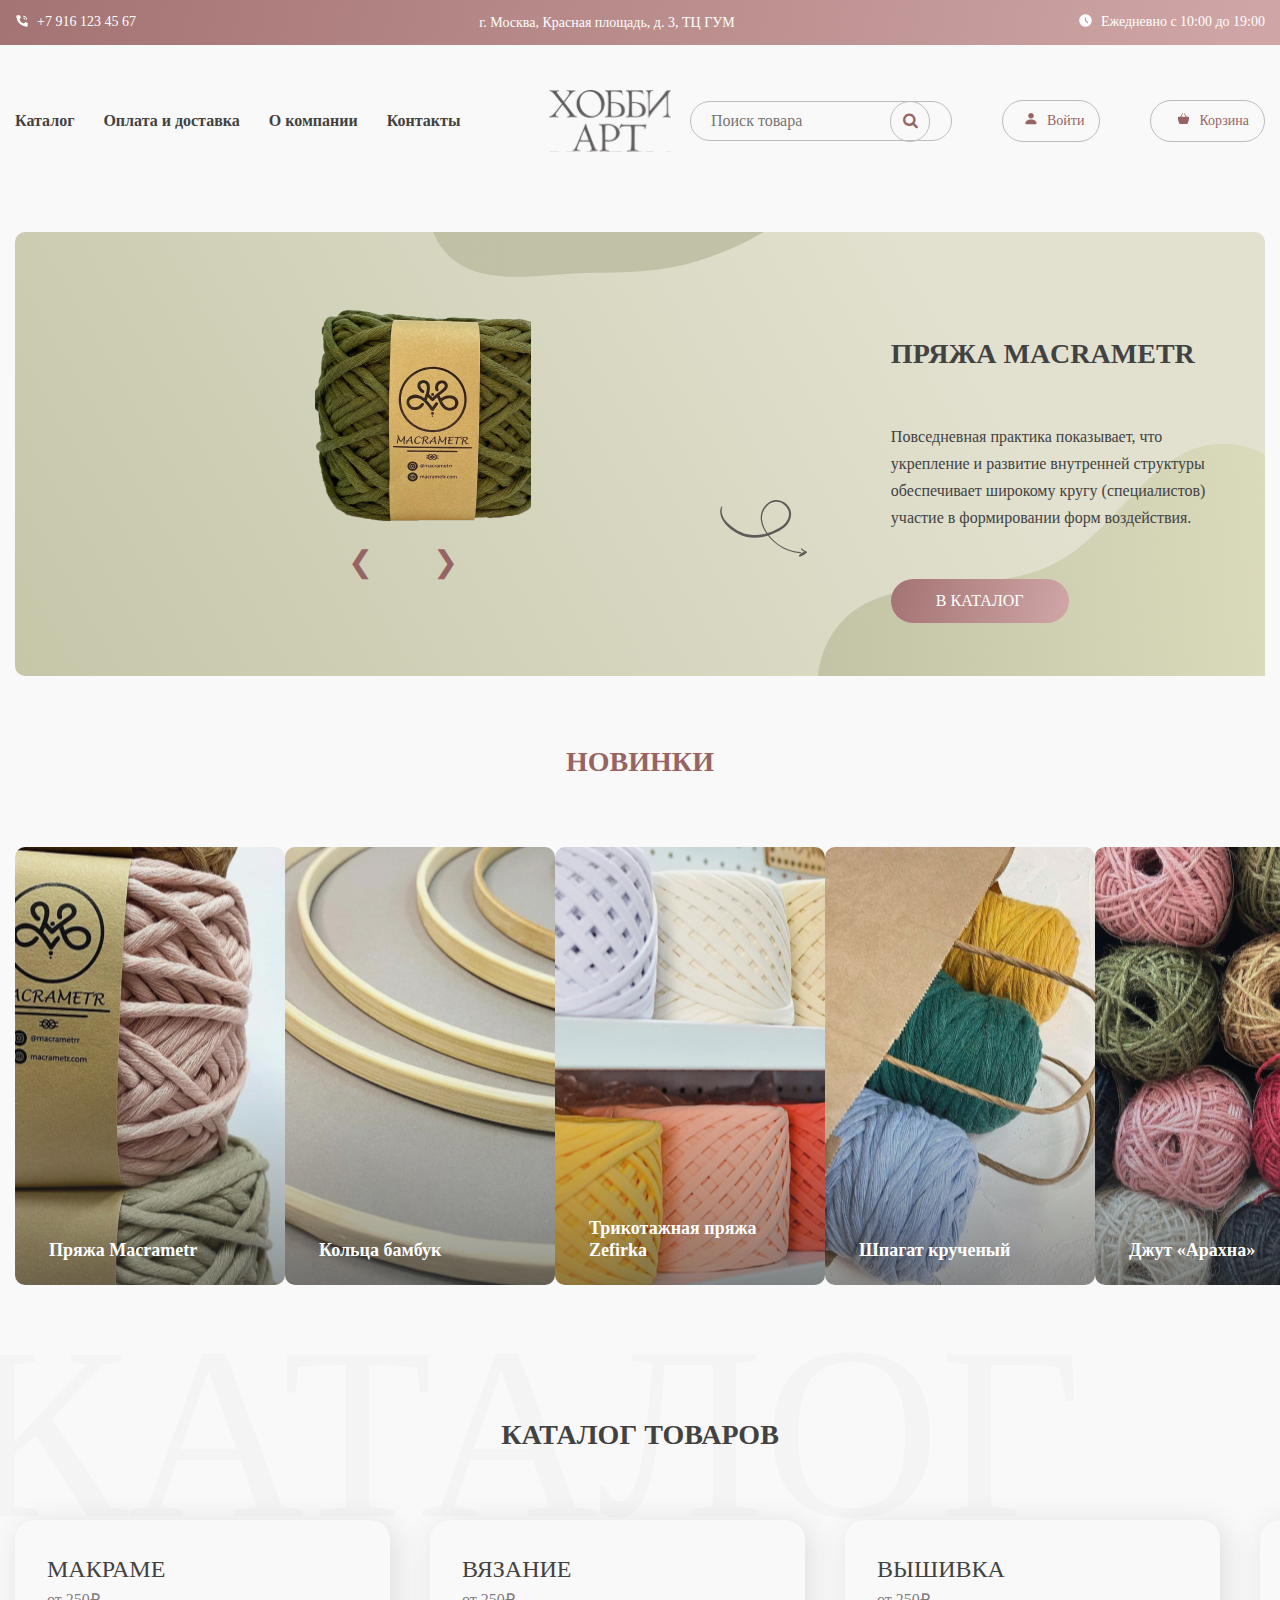
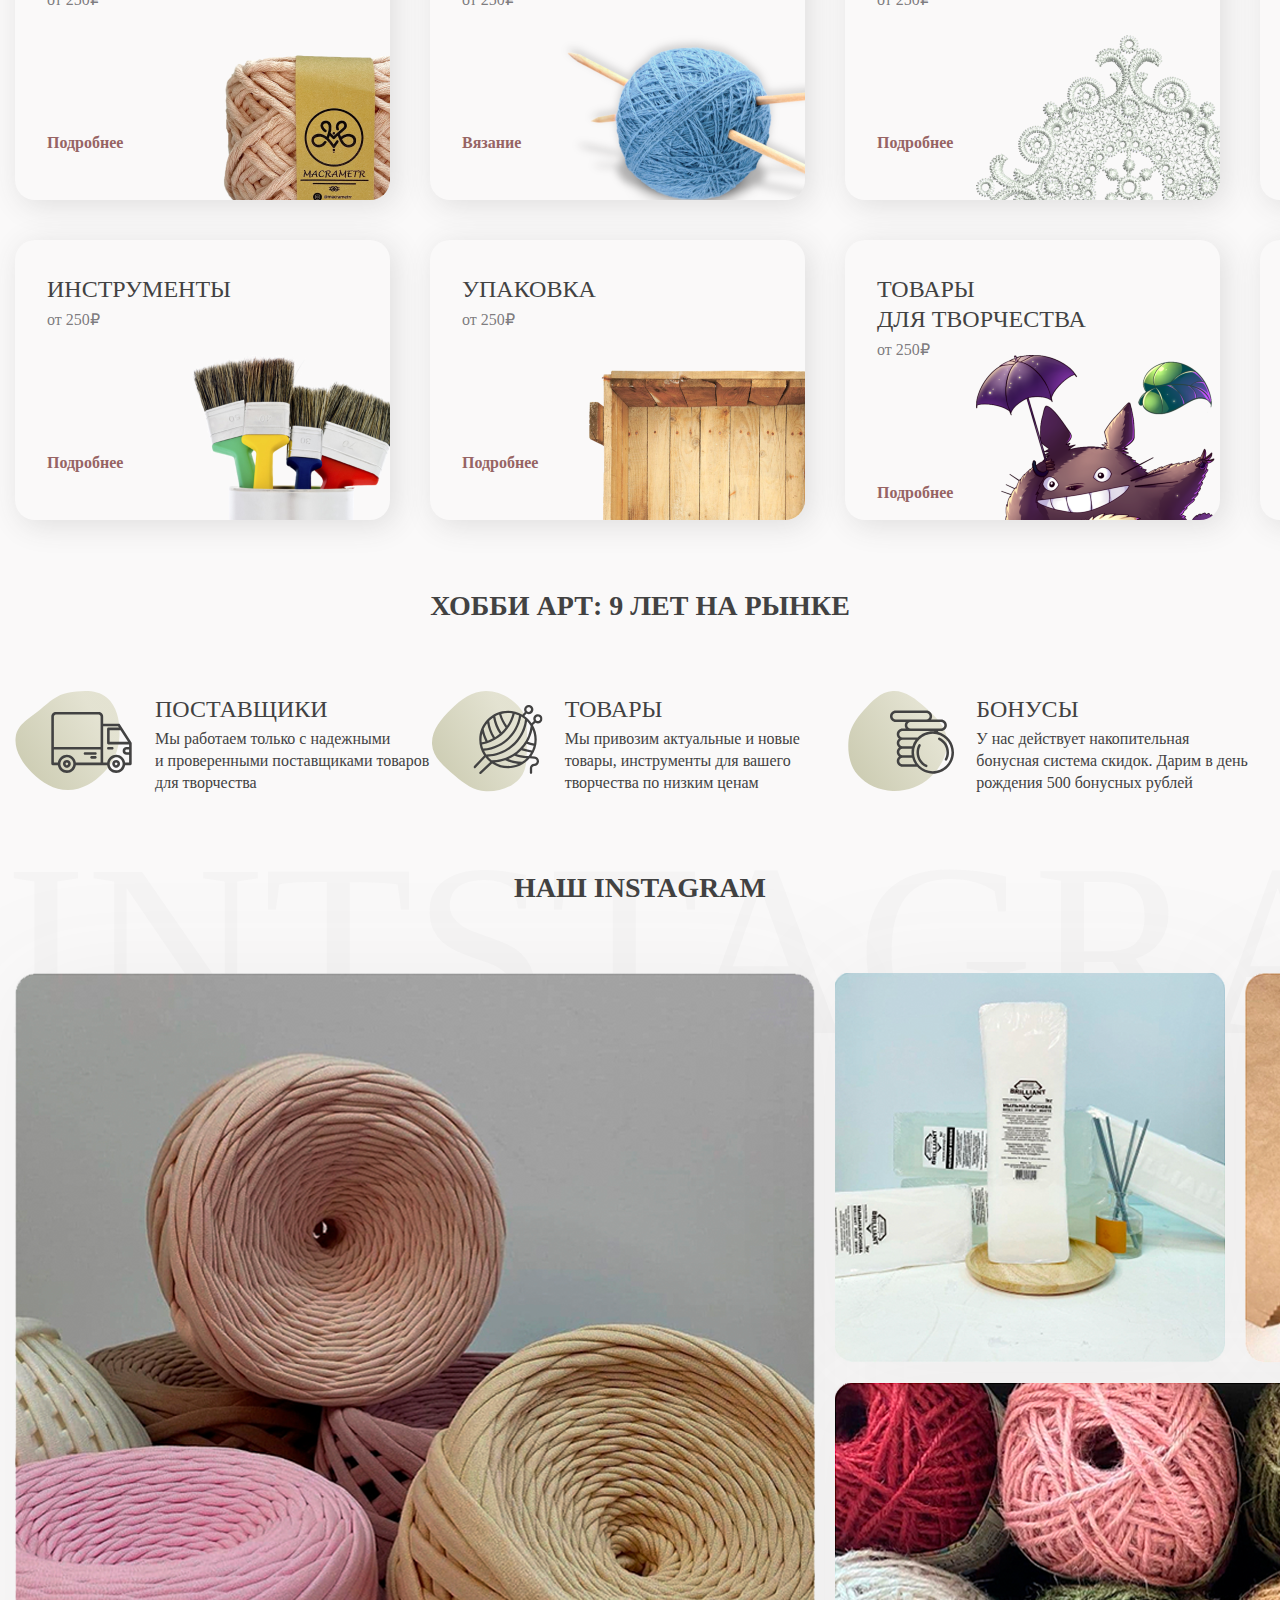
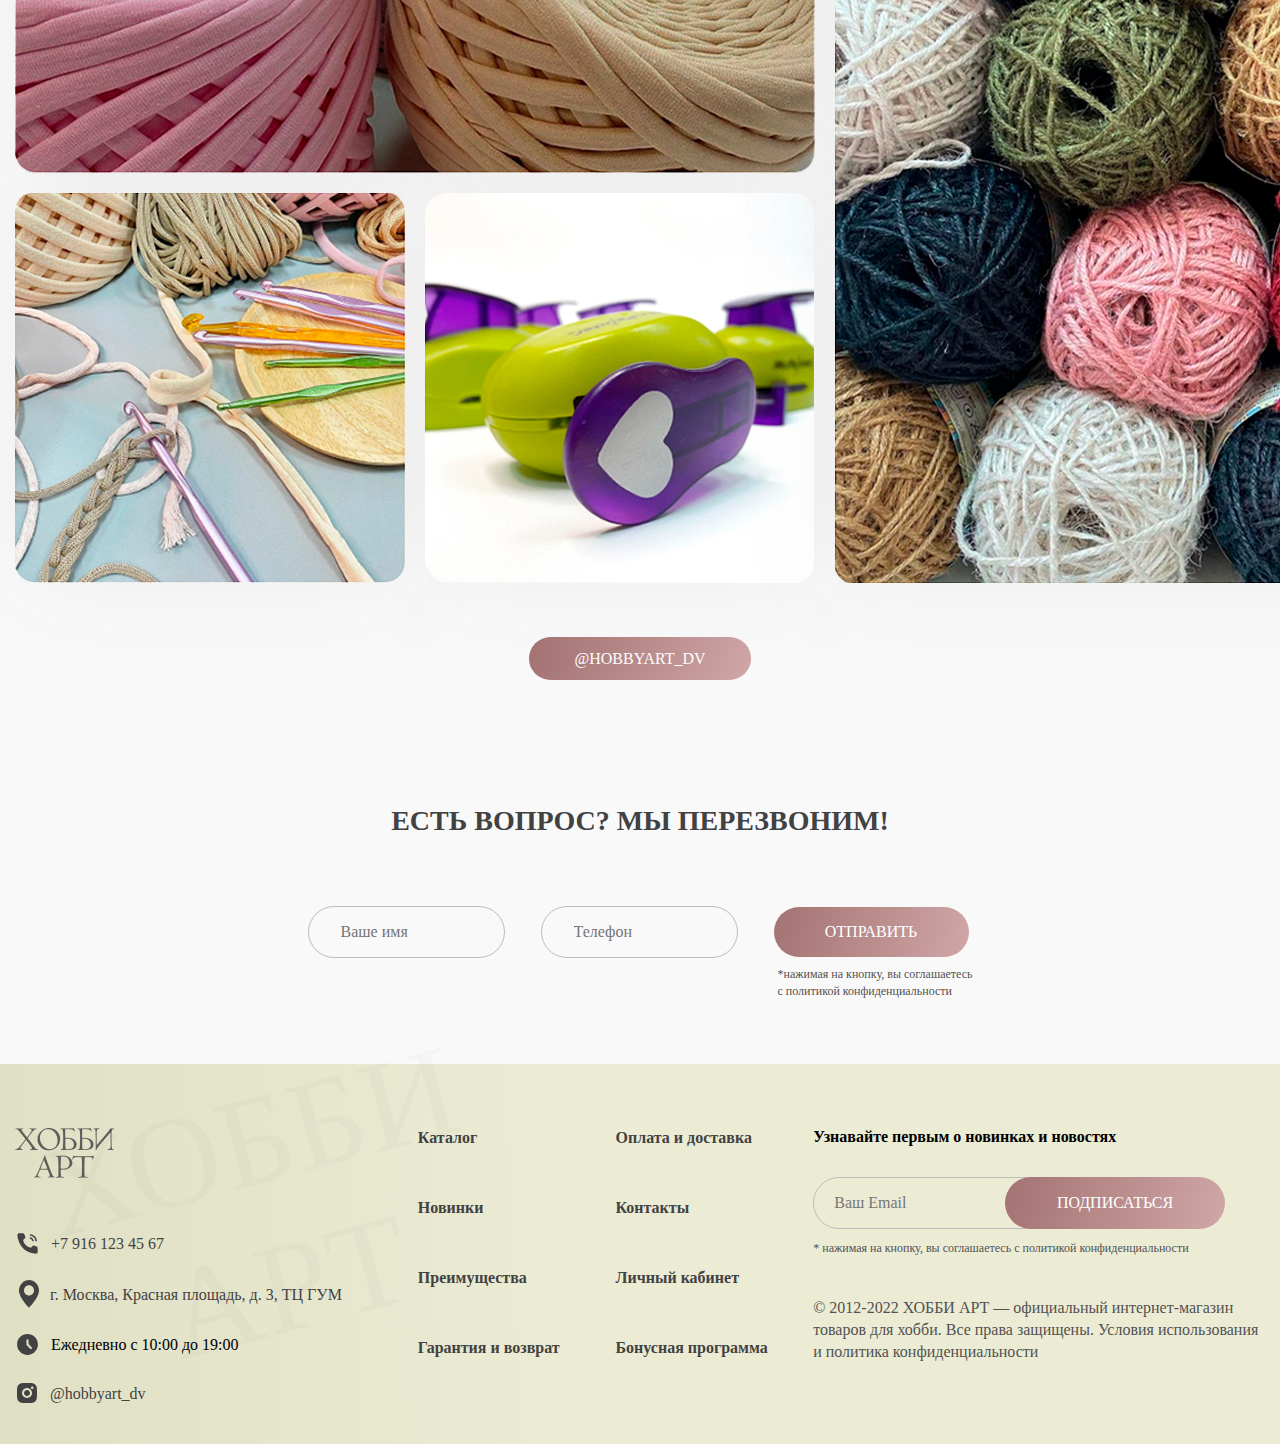
<file: index.html>
<!DOCTYPE html>
<html lang="ru">

<head>
    <meta charset="UTF-8">
    <meta http-equiv="X-UA-Compatible" content="IE=edge">
    <meta name="viewport" content="width=device-width, initial-scale=1.0">
    <link rel="shortcut icon" href="./img/favicon.png" type="image/x-icon">
    <link rel="stylesheet" href="https://maxcdn.bootstrapcdn.com/font-awesome/4.5.0/css/font-awesome.min.css">
    <script src="script/jquery-3.6.0.min.js"></script>
    <link rel="stylesheet" href="style/style.css">
    <title>Хобби Арт</title>
</head>

<body>
    <div class="wraper">
        <!-- Header -->
        <header>
            <div class="container">
                <!-- headr contact -->
                <div class="contact">
                    <div class="contact-tel"><a href="tel:+79161234567">+7 916 123 45 67</a></div>
                    <div class="map">
                        <p>г. Москва, Красная площадь, д. 3, ТЦ ГУМ</p>
                        <div class="map_active">
                            <iframe
                                src="https://yandex.ru/map-widget/v1/?um=constructor%3A02f424aadba21c93012746b5e1e4023c38959cf8f46565fa1e048c9eaa19129b&amp;source=constructor"
                                width="600" height="400"></iframe>
                        </div>
                    </div>
                    <div class="contact-working_hours">Ежедневно с 10:00 до 19:00</div>
                </div>

                <section class="menu">
                    <nav class="main-nav">
                        <div class="nav-menu">
                            <ul class="nav-menu_list">
                                <li class="nav-menu_link"><a href="catalogue.html">Каталог</a></li>
                                <li class="nav-menu_link"><a href="delivery.html">Оплата и доставка</a></li>
                                <li class="nav-menu_link"><a href="company.html">О компании</a></li>
                                <li class="nav-menu_link"><a href="company.html">Контакты</a></li>
                            </ul>
                        </div>
                        <div class="nav-logo">
                            <a href="#"><img src="./svg/nav_logo.svg" alt="nav-logo"></a>
                        </div>
                        <div class="nav-acc">
                            <div class="nav-search">
                                <form action="#" id="S" method="get">
                                    <input type="search" placeholder="Поиск товара" form="S">
                                    <button type="submit" form="S"></button>
                                </form>
                            </div>


                            <!--  -->
                            <div class="nav-account button js-button-campaign"><a href="#">Войти</a>
                            </div>

                            <div class="overlay js-overlay-campaign">
                                <div class="popup js-popup-campaign">
                                    <h2>Войти в личный кабинет</h2>
                                    <form action="#" id="acc_form">
                                        <ul>
                                            <li><input class="acc_email" type="email" name="user_email" form="acc_form"
                                                    placeholder="Email" required>
                                            </li>
                                            <li>
                                                <input id="acc_password" type="password" autocomplete="current-password"
                                                    form="acc_form" name="user_password" placeholder="Пароль">
                                            </li>
                                            <li>
                                                <input type="checkbox" id="remember" name="remember"
                                                    value="запомнить меня">
                                                <label for="remember">запомнить меня</label>
                                            </li>
                                            <li><a class="acc_button" href="account.html">Войти</a></li>
                                            <li><button class="acc_button" type="submit" form="acc_form"
                                                    value="forgot_psw">Забыли пароль?</button></li>
                                            <div class="js-button-campaign">
                                                <ul>
                                                    <li>
                                                        <p>Вы еще не зарегистрированы?</p>
                                                    </li>
                                                    <li>
                                                        <div class="js-button-reg"><a
                                                                class="acc_reg_link">Регистрация</a> </div>
                                                        <div class="overlay-reg js-overlay-reg">
                                                            <div class="popup-reg js-popup-campaign-reg">
                                                                <form action="#" id="reg_form">
                                                                    <h2>регистрация</h2>
                                                                    <div class="reg_flex">

                                                                        <ul class="reg_list">
                                                                            <li><input type="text" form="reg_form"
                                                                                    name="user_name" placeholder="Имя"
                                                                                    required></li>
                                                                            <li><input type="text" form="reg_form"
                                                                                    name="user_surename"
                                                                                    placeholder="Фамилия" required></li>
                                                                            <li> <input type="text" form="reg_form"
                                                                                    name="user_fathername"
                                                                                    placeholder="Отчество"></li>
                                                                            <li><input type="number" form="reg_form"
                                                                                    name="user_phone"
                                                                                    placeholder="Телефон" required></li>
                                                                        </ul>

                                                                        <ul class="reg_list">
                                                                            <li><input class="reg_email" type="email"
                                                                                    name="user_email" form="reg_form"
                                                                                    placeholder="Email" required></li>
                                                                            <li> <input type="text" form="reg_form"
                                                                                    name="adrres" placeholder="Адрес">
                                                                            </li>
                                                                            <li><input id="reg_password" type="password"
                                                                                    autocomplete="current-password"
                                                                                    form="user_form"
                                                                                    name="user_password"
                                                                                    placeholder="Придумайте пароль">
                                                                            </li>
                                                                            <li><input id="reg_password_confirm"
                                                                                    type="password"
                                                                                    autocomplete="current-password"
                                                                                    form="user_form"
                                                                                    name="confirm_password"
                                                                                    placeholder="Повторите пароль"></li>
                                                                        </ul>

                                                                    </div>
                                                                    <button class="reg_button" type="submit"
                                                                        name="save_reg"
                                                                        form="reg_form">зарегистрироваться</button>
                                                                </form>
                                                                <div class="close-popup-reg js-close-campaign-reg">
                                                                </div>
                                                            </div>
                                                        </div>

                                                    </li>
                                                </ul>
                                            </div>
                                        </ul>
                                    </form>
                                    <div class="close-popup js-close-campaign"></div>
                                </div>
                            </div>
                            <!--  -->


                            <div class="nav-basket"><a href="basket.html">Корзина</a></div>
                        </div>
                    </nav>
                </section>
            </div>
        </header>

        <!-- Main -->
        <main>
            <div class="container">
                <!-- advertisement -->
                <section class="advertisement">
                    <div class="adv">
                        <div class="adv_slider">
                            <div class="item">
                                <img src="./img/adv_slider/01.png">
                            </div>
                            <div class="item">
                                <img src="./img/adv_slider/02.png">
                            </div>
                            <div class="item">
                                <img src="./img/adv_slider/03.png">
                            </div>
                            <div class="btn">
                                <div> <a class="previous" onclick="previousSlide()">&#10094;</a>
                                </div>
                                <div><a class="next" onclick="nextSlide()">&#10095;</a></div>
                            </div>
                        </div>

                        <div class="adv_body">
                            <h1 class="title">Пряжа Macrametr</h1>
                            <div class="adv_text">Повседневная практика показывает, что укрепление и развитие внутренней
                                структуры обеспечивает широкому кругу (специалистов) участие в формировании форм
                                воздействия.</div>
                            <div class="adv_button">
                                <a href="catalogue.html">В каталог</a>
                            </div>
                        </div>
                        <img class="vector_1" src="./img/advertisement/Vector_01.png" alt="vector_1">
                        <img class="vector_2" src="./img/advertisement/Vector_02.png" alt="vector_2">
                        <img class="arrow" src="./svg/advertisement/02_arrow.svg" alt="arrow">
                    </div>
                </section>
                <!-- new product -->
                <section id="new" class="new-prod">
                    <h1 class="title">НОВИНКИ</h1>
                    <div class="new-prod_container">
                        <a href="card_1.html">
                            <div class="new-rod_item_1">
                                <p>Пряжа Macrametr</p>
                            </div>
                        </a>
                        <a href="card_1.html">
                            <div class="new-rod_item_2">
                                <p>Кольца бамбук</p>
                            </div>
                        </a>
                        <a href="card_1.html">
                            <div class="new-rod_item_3">
                                <p>Трикотажная пряжа Zefirka</p>
                            </div>
                        </a>
                        <a href="card_1.html">
                            <div class="new-rod_item_4">
                                <p>Шпагат крученый</p>
                            </div>
                        </a>
                        <a href="card_1.html">
                            <div class="new-rod_item_5">
                                <p>Джут «Арахна»</p>
                            </div>
                        </a>
                    </div>
                </section>
                <!-- catalogue -->
                <section class="catalogue">
                    <h1 class="title">Каталог товаров</h1>
                    <p class="catalogue_text">каталог</p>
                    <div class="catalogue_container">
                        <div class="catalogue_block catalogue_block_1">
                            <h2>Макраме</h2>
                            <p>от 250₽</p>
                            <a class="catalogue_link" href="catalogue.html">Подробнее</a>
                            <img src="./img/catalogue/01.png" alt="Макраме">
                        </div>

                        <div class="catalogue_block catalogue_block_2">
                            <h2>Вязание</h2>
                            <p>от 250₽</p>
                            <a class="catalogue_link" href="catalogue.html">Вязание</a>
                            <img src="./img/catalogue/02.png" alt="Макраме">
                        </div>

                        <div class="catalogue_block catalogue_block_3">
                            <h2>Вышивка</h2>
                            <p>от 250₽</p>
                            <a class="catalogue_link" href="catalogue.html">Подробнее</a>
                            <img src="./img/catalogue/03.png" alt="Вышивка">
                        </div>

                        <div class="catalogue_block catalogue_block_4">
                            <h2>Лепка</h2>
                            <p>от 250₽</p>
                            <a class="catalogue_link" href="catalogue.html">Подробнее</a>
                            <img src="./img/catalogue/04.png" alt="Лепка">
                        </div>

                        <div class="catalogue_block catalogue_block_5">
                            <h2>Инструменты</h2>
                            <p>от 250₽</p>
                            <a class="catalogue_link" href="catalogue.html">Подробнее</a>
                            <img src="./img/catalogue/05.png" alt="Инструменты">
                        </div>

                        <div class="catalogue_block catalogue_block_6">
                            <h2>Упаковка</h2>
                            <p>от 250₽</p>
                            <a class="catalogue_link" href="catalogue.html">Подробнее</a>
                            <img src="./img/catalogue/06.png" alt="Упаковка">
                        </div>

                        <div class="catalogue_block catalogue_block_7">
                            <h2>Товары <br>для творчества</h2>
                            <p>от 250₽</p>
                            <a class="catalogue_link" href="catalogue.html">Подробнее</a>
                            <img src="./img/catalogue/07.png" alt="Товары для творчества">
                        </div>

                        <div class="catalogue_block catalogue_block_8">
                            <h2>Книги</h2>
                            <p>от 250₽</p>
                            <a class="catalogue_link" href="catalogue.html">Подробнее</a>
                            <img src="./img/catalogue/08.png" alt="Книги">
                        </div>

                    </div>
                </section>
                <!-- about -->
                <section id="advantages" class="advantages">
                    <h1 class="title">Хобби арт: 9 лет на рынке</h1>
                    <div class="advantages_flex">
                        <div class="advantages_block advantages_1">
                            <h3>Поставщики</h3>
                            <p>Мы работаем только с надежными <br>и проверенными поставщиками товаров для творчества</p>
                        </div>
                        <div class="advantages_block advantages_2">
                            <h3>Товары</h3>
                            <p>Мы привозим актуальные и новые <br>товары, инструменты для вашего <br>творчества по
                                низким ценам</p>
                        </div>
                        <div class="advantages_block advantages_3">
                            <h3>Бонусы</h3>
                            <p>У нас действует накопительная <br>бонусная система скидок. Дарим в день <br>рождения 500
                                бонусных рублей</p>
                        </div>
                    </div>
                </section>
                <!-- instagram -->
                <section class="insta">
                    <h1 class="title">наш instagram</h1>
                    <p class="insta_text">intstagram</p>
                    <div class="insta_grid">
                        <div class="insta_item insta_item_a"><img src="./img/insta/a.png" alt="picture"></div>
                        <div class="insta_item insta_item_b"><img src="./img/insta/b.png" alt="picture"></div>
                        <div class="insta_item insta_item_c"><img src="./img/insta/c.png" alt="picture"></div>
                        <div class="insta_item insta_item_d"><img src="./img/insta/d.png" alt="picture"></div>
                        <div class="insta_item insta_item_e"><img src="./img/insta/e.png" alt="picture"></div>
                        <div class="insta_item insta_item_f"><img src="./img/insta/f.png" alt="picture"></div>
                    </div>
                    <p><a href="https://instanavigation.com/ru/profile/hobbyart_dv" target="_blank">@hobbyart_dv</a></p>
                </section>
                <!-- questions -->
                <section class="question">
                    <h1 class="title">Есть вопрос? Мы перезвоним!</h1>
                    <p class="question_text">вопросы</p>
                    <form action="#" method="get" id="question">
                        <input type="text" id="name" name="user_name" form="question" placeholder="Ваше имя">
                        <input class="phone" type="text" id="phone" name="phone_number" form="question"
                            placeholder="Телефон">
                        <button type="submit" form="question" value="info_sent">ОТПРАВИТЬ</button>
                    </form>
                    <p class="question_text_2">*нажимая на кнопку, вы соглашаетесь <br>с политикой конфиденциальности
                    </p>
                </section>
        </main>

        <!-- Footer -->
        <footer>
            <div class="container">

                <div class="footer_flex">
                    <p class="footer_text">ХОББИ <br>АРТ</p>
                    <div class="footer_contact">
                        <img src="./img/footer/logo.png" alt="logo">
                        <ul class="footer_list">
                            <li class="footer_tel"><a href="tel:+79161234567">+7 916 123 45 67</a></li>
                            <li class="footer_adress"><a href="https://yandex.ru/maps/-/CCUJZBB3GC" target="_blank">г.
                                    Москва, Красная площадь, д. 3, ТЦ ГУМ</a></li>
                            <li class="footer_time">Ежедневно с 10:00 до 19:00</li>
                            <li class="footer_insta"><a href="https://instanavigation.com/ru/profile/hobbyart_dv"
                                    target="_blank">@hobbyart_dv</a></li>
                        </ul>
                    </div>

                    <div class="footer_menu">
                        <ul>
                            <li><a href="catalogue.html">Каталог</a></li>
                            <li><a href="#new">Новинки</a></li>
                            <li><a href="#advantages">Преимущества</a></li>
                            <li><a href="waranty.html">Гарантия и возврат</a></li>
                        </ul>
                    </div>

                    <div class="footer_menu">
                        <ul>
                            <li><a href="delivery.html">Оплата и доставка</a></li>
                            <li><a href="company.html">Контакты</a></li>
                            <li><a href="account.html">Личный кабинет</a></li>
                            <li><a href="bonus.html">Бонусная программа</a></li>
                        </ul>
                    </div>

                    <div class="footer_mailing">
                        <p>Узнавайте первым о новинках и новостях</p>
                        <form action="#" method="get" id="mailing">
                            <input type="email" name="email_mailing" form="mailing" placeholder="Ваш Email">
                            <button class="footer_button" type="submit" form="mailing"
                                value="aprove">подписаться</button>
                            <p class="footer_mailing_attention">* нажимая на кнопку, вы соглашаетесь с политикой
                                конфиденциальности</p>
                            <p class="footer_mailing_copyright">© 2012-2022 ХОББИ АРТ — официальный интернет-магазин
                                товаров для хобби. Все права защищены. Условия использования и политика
                                конфиденциальности</p>
                        </form>
                    </div>
                </div>
            </div>
        </footer>
    </div>
    <script src="script/account_popup.js"></script>
    <script src="script/script.js"></script>
</body>

</html>
</file>
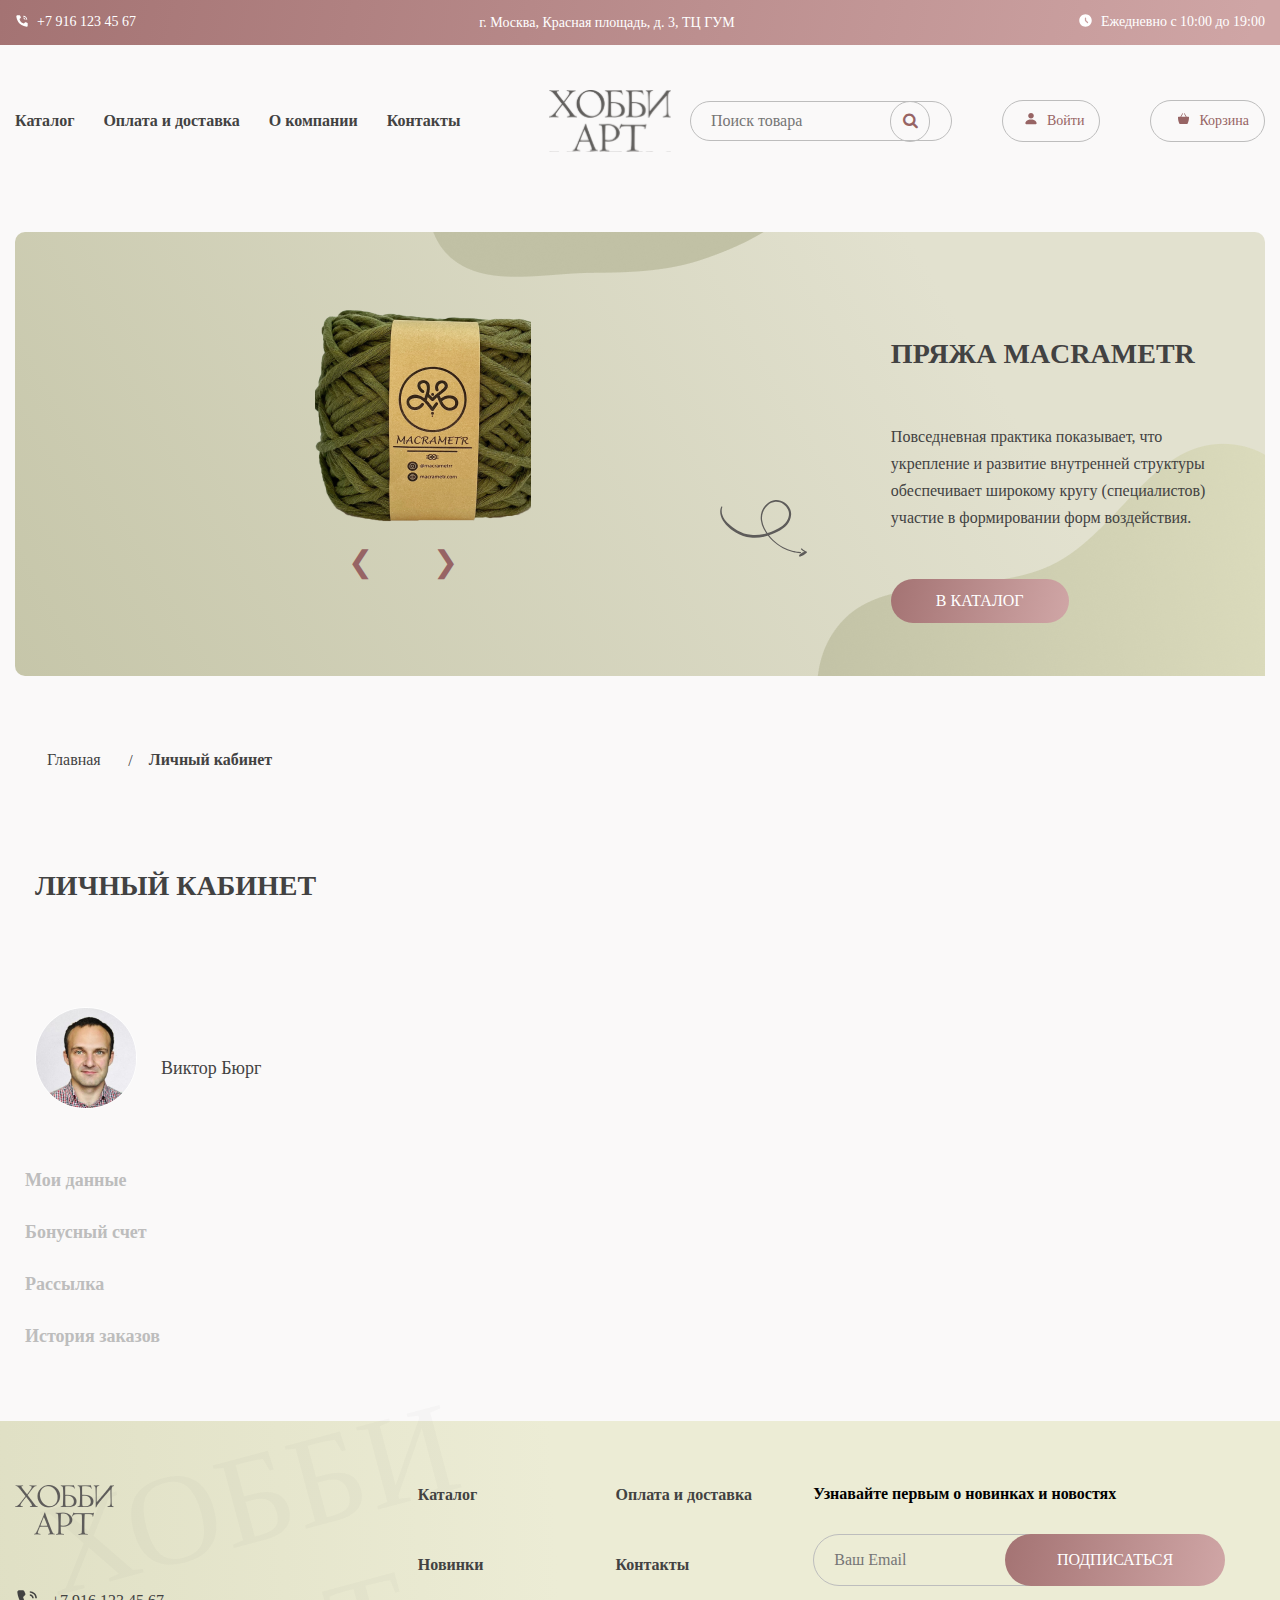
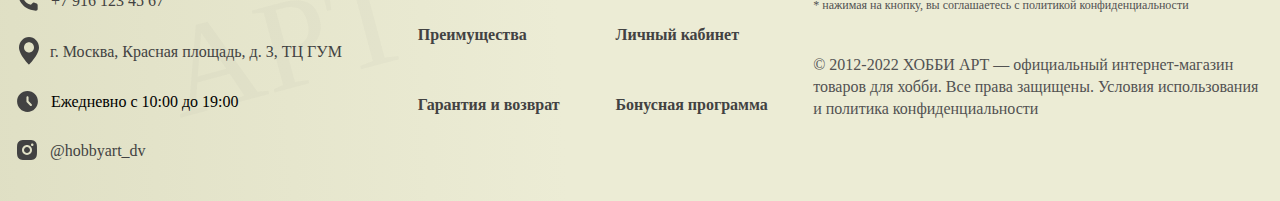
<file: account.html>
<!DOCTYPE html>
<html lang="ru">

<head>
    <meta charset="UTF-8">
    <meta http-equiv="X-UA-Compatible" content="IE=edge">
    <meta name="viewport" content="width=device-width, initial-scale=1.0">
    <link rel="shortcut icon" href="./img/favicon.png" type="image/x-icon">
    <link rel="stylesheet" href="https://maxcdn.bootstrapcdn.com/font-awesome/4.5.0/css/font-awesome.min.css">
    <script type="text/javascript" src="script/jquery-3.6.0.min.js"></script>
    <link rel="stylesheet" type="text/css" href="style/jquery.datetimepicker.css" />
    <script src="script/jquery.datetimepicker.full.js"></script>
    <link rel="stylesheet" href="style/style.css">
    <title>Хобби Арт</title>

<body>
    <div class="wraper">
        <header>
            <div class="container">
                <!-- headr contact -->
                <div class="contact">
                    <div class="contact-tel"><a href="tel:+79161234567">+7 916 123 45 67</a></div>
                    <div class="map">
                        <p>г. Москва, Красная площадь, д. 3, ТЦ ГУМ</p>
                        <div class="map_active">
                            <iframe
                                src="https://yandex.ru/map-widget/v1/?um=constructor%3A02f424aadba21c93012746b5e1e4023c38959cf8f46565fa1e048c9eaa19129b&amp;source=constructor"
                                width="600" height="400" frameborder="0"></iframe>
                        </div>
                    </div>
                    <div class="contact-working_hours">Ежедневно с 10:00 до 19:00</div>
                </div>

                <section class="menu">
                    <nav class="main-nav">
                        <div class="nav-menu">
                            <ul class="nav-menu_list">
                                <li class="nav-menu_link"><a href="catalogue.html">Каталог</a></li>
                                <li class="nav-menu_link"><a href="delivery.html">Оплата и доставка</a></li>
                                <li class="nav-menu_link"><a href="company.html">О компании</a></li>
                                <li class="nav-menu_link"><a href="company.html">Контакты</a></li>
                            </ul>
                        </div>
                        <div class="nav-logo">
                            <a href="index.html"><img src="./svg/nav_logo.svg" alt="nav-logo"></a>
                        </div>
                        <div class="nav-acc">
                            <div class="nav-search">
                                <form action="" id="S" method="get">
                                    <input type="search" placeholder="Поиск товара" form="S">
                                    <button type="submit" form="S"></button>
                                </form>
                            </div>

                            <div class="nav-account button js-button-campaign"><a href="#">Войти</a>
                            </div>

                            <div class="overlay js-overlay-campaign">
                                <div class="popup js-popup-campaign">
                                    <h2>Войти в личный кабинет</h2>
                                    <form action="" id="acc_form">
                                        <ul>
                                            <li><input class="acc_email" type="email" name="user_email" form="acc_form"
                                                    placeholder="Email" required>
                                            </li>
                                            <li>
                                                <input id="acc_password" type="password" autocomplete="current-password"
                                                    form="acc_form" name="user_password" placeholder="Пароль">
                                            </li>
                                            <li>
                                                <input type="checkbox" id="remember" name="remember"
                                                    value="запомнить меня">
                                                <label for="remember">запомнить меня</label>
                                            </li>
                                            <li><a class="acc_button" href="account.html">Войти</a></li>
                                            <li><button class="acc_button" type="submit" form="acc_form"
                                                    value="forgot_psw">Забыли пароль?</button></li>
                                            <div class="js-button-campaign">
                                                <ul>
                                                    <li>
                                                        <p>Вы еще не зарегистрированы?</p>
                                                    </li>
                                                    <li>
                                                        <div class="js-button-reg"><a
                                                                class="acc_reg_link">Регистрация</a> </div>
                                                        <div class="overlay-reg js-overlay-reg">
                                                            <div class="popup-reg js-popup-campaign-reg">
                                                                <form action="" id="reg_form">
                                                                    <h2>регистрация</h2>
                                                                    <div class="reg_flex">

                                                                        <ul class="reg_list">
                                                                            <li><input type="text" form="reg_form"
                                                                                    name="user_name" placeholder="Имя"
                                                                                    required></li>
                                                                            <li><input type="text" form="reg_form"
                                                                                    name="user_surename"
                                                                                    placeholder="Фамилия" required></li>
                                                                            <li> <input type="text" form="reg_form"
                                                                                    name="user_fathername"
                                                                                    placeholder="Отчество"></li>
                                                                            <li><input type="number" form="reg_form"
                                                                                    name="user_phone"
                                                                                    placeholder="Телефон" required></li>
                                                                        </ul>

                                                                        <ul class="reg_list">
                                                                            <li><input class="reg_email" type="email"
                                                                                    name="user_email" form="reg_form"
                                                                                    placeholder="Email" required></li>
                                                                            <li> <input type="text" form="reg_form"
                                                                                    name="adrres" placeholder="Адрес">
                                                                            </li>
                                                                            <li><input id="reg_password" type="password"
                                                                                    autocomplete="current-password"
                                                                                    form="user_form"
                                                                                    name="user_password"
                                                                                    placeholder="Придумайте пароль">
                                                                            </li>
                                                                            <li><input id="reg_password_confirm"
                                                                                    type="password"
                                                                                    autocomplete="current-password"
                                                                                    form="user_form"
                                                                                    name="confirm_password"
                                                                                    placeholder="Повторите пароль"></li>
                                                                        </ul>

                                                                    </div>
                                                                    <button class="reg_button" type="submit"
                                                                        name="save_reg"
                                                                        form="reg_form">зарегистрироваться</button>
                                                                </form>
                                                                <div class="close-popup-reg js-close-campaign-reg">
                                                                </div>
                                                            </div>
                                                        </div>

                                                    </li>
                                                </ul>
                                            </div>
                                        </ul>
                                    </form>
                                    <div class="close-popup js-close-campaign"></div>
                                </div>
                            </div>


                            <div class="nav-basket"><a href="basket.html">Корзина</a></div>
                        </div>
                    </nav>
                </section>
            </div>
        </header>

        <!-- Main -->

        <main>
            <div class="container">
                <!-- advertisement -->
                <section class="advertisement">
                    <div class="adv">
                        <div class="adv_slider">
                            <div class="item">
                                <img src="./img/adv_slider/01.png">
                            </div>
                            <div class="item">
                                <img src="./img/adv_slider/02.png">
                            </div>
                            <div class="item">
                                <img src="./img/adv_slider/03.png">
                            </div>
                            <div class="btn">
                                <div> <a class="previous" onclick="previousSlide()">&#10094;</a>
                                </div>
                                <div><a class="next" onclick="nextSlide()">&#10095;</a></div>
                            </div>
                        </div>
                        <div class="adv_body">
                            <h1 class="title">Пряжа Macrametr</h1>
                            <div class="adv_text">Повседневная практика показывает, что укрепление и развитие внутренней
                                структуры обеспечивает широкому кругу (специалистов) участие в формировании форм
                                воздействия.</div>
                            <div class="adv_button">
                                <a href="catalogue.html">В каталог</a>
                            </div>
                        </div>
                        <img class="vector_1" src="./img/advertisement/Vector_01.png" alt="vector_1">
                        <img class="vector_2" src="./img/advertisement/Vector_02.png" alt="vector_2">
                        <img class="arrow" src="./svg/advertisement/02_arrow.svg" alt="arrow">
                    </div>
                </section>
                <!-- breadcrumb -->
                <ul id="breadcrumbs">
                    <li><a href="index.html">Главная</a></li>
                    <li><a href="account.html" class="current">Личный кабинет</a>
                    <li>
                </ul>


                <div class="content">

                    <h2>личный кабинет</h2>
                    <ul>
                        <li><img src="img/photo.jpeg" alt="user_photo"> </li>
                        <li>Виктор Бюрг</li>
                    </ul>

                    <form action="" method="post" id="user_form">
                        <div class="spoiler-block">
                            <a href="" class="spoiler-title">Мои данные</a>
                            <div class="spoiler-content">
                                <div class="user_flex">
                                    <ul class="user_list">
                                        <li><input type="text" form="user_form" name="user_surename"
                                                placeholder="Фамилия" required></li>
                                        <li><input type="text" form="user_form" name="user_name" placeholder="Имя"
                                                required></li>
                                        <li> <input type="text" form="user_form" name="user_fathername"
                                                placeholder="Отчество"></li>
                                        <li><input class="user_birth" type="text" value="" id="datetimepicker"
                                                name="datetimepicker" placeholder="Дата рождения" form="user_form"></li>
                                    </ul>

                                    <ul class="user_list">
                                        <li><input type="number" form="user_form" name="user_phone"
                                                placeholder="Телефон" required></li>

                                        <input class="user_email" type="email" name="user_email" form="user_form"
                                            placeholder="Email" required>

                                        <li> <input type="text" form="user_form" name="adrres" placeholder="Адрес"></li>
                                        <li><input id="userPassword" type="password" autocomplete="current-password"
                                                form="user_form" name="user_password" placeholder="Пароль"></li>
                                    </ul>
                                    <button class="save_button" type="submit" name="save_data"
                                        form="user_form">сохранить данные</button>
                                </div>
                            </div>
                        </div>
                    </form>
                    <div class="spoiler-block">
                        <a href="" class="spoiler-title">Бонусный счет</a>
                        <div class="spoiler-content">
                            <h3>Бонусный счет</h3>
                            <p>На вашем счете <span>112 бонусов</span> , которые вы можете потратить.</p>
                        </div>
                    </div>

                    <div class="spoiler-block">
                        <a href="" class="spoiler-title">Рассылка</a>
                        <div class="spoiler-content">
                            <h3>Узнавайте первым о новинках и новостях</h3>
                            <p>Вы не подписаны на рассылку</p>
                            <form action="" method="get" id="mailing">
                                <input type="email" name="email_mailing" form="mailing" placeholder="Ваш Email">
                                <button class="footer_button" type="submit" form="mailing"
                                    value="aprove">подписаться</button>
                                <p class="footer_mailing_attention">* нажимая на кнопку, вы соглашаетесь с политикой
                                    конфиденциальности</p>
                            </form>
                        </div>
                    </div>
                    <div class="spoiler-block">
                        <a href="" class="spoiler-title">История заказов</a>
                        <div class="spoiler-content">
                            <ul>
                                <li><img class="spoiler_image" src="img/adv_slider/01.png" alt="picture"></li>
                                <li>450 &#8381;</li>
                                <li>1 шт</li>
                            </ul>
                            <ul>
                                <li><img class="spoiler_image" src="img/adv_slider/02.png" alt="picture"></li>
                                <li>437 &#8381;</li>
                                <li>4 шт</li>
                            </ul>
                            <ul>
                                <li><img class="spoiler_image" src="img/adv_slider/03.png" alt="picture"></li>
                                <li>500 &#8381;</li>
                                <li>11 шт</li>
                            </ul>

                        </div>
                    </div>

                </div>




        </main>

        <!-- Footer -->
        <footer>
            <div class="container">
                <div class="footer_flex">
                    <p class="footer_text">ХОББИ <br>АРТ</p>
                    <div class="footer_contact">
                        <img src="./img/footer/logo.png" alt="logo">
                        <ul class="footer_list">
                            <li class="footer_tel"><a href="tel:+79161234567">+7 916 123 45 67</a></li>
                            <li class="footer_adress"><a href="https://yandex.ru/maps/-/CCUJZBB3GC" target="_blank">г.
                                    Москва, Красная площадь, д. 3, ТЦ ГУМ</a></li>
                            <li class="footer_time">Ежедневно с 10:00 до 19:00</li>
                            <li class="footer_insta"><a href="https://instanavigation.com/ru/profile/hobbyart_dv"
                                    target="_blank">@hobbyart_dv</a></li>
                        </ul>
                    </div>

                    <div class="footer_menu">
                        <ul>
                            <li><a href="catalogue.html">Каталог</a></li>
                            <li><a href="index.html#new">Новинки</a></li>
                            <li><a href="index.html#advantages">Преимущества</a></li>
                            <li><a href="waranty.html">Гарантия и возврат</a></li>
                        </ul>
                    </div>

                    <div class="footer_menu">
                        <ul>
                            <li><a href="delivery.html">Оплата и доставка</a></li>
                            <li><a href="company.html">Контакты</a></li>
                            <li><a href="account.html">Личный кабинет</a></li>
                            <li><a href="bonus.html">Бонусная программа</a></li>
                        </ul>
                    </div>

                    <div class="footer_mailing">
                        <p>Узнавайте первым о новинках и новостях</p>
                        <form action="" method="get" id="mailing_more">
                            <input type="email" name="email_mailing" form="mailing" placeholder="Ваш Email">
                            <button class="footer_button" type="submit" form="mailing_more"
                                value="aprove">подписаться</button>
                            <p class="footer_mailing_attention">* нажимая на кнопку, вы соглашаетесь с политикой
                                конфиденциальности</p>
                            <p class="footer_mailing_copyright">© 2012-2022 ХОББИ АРТ — официальный интернет-магазин
                                товаров для хобби. Все права защищены. Условия использования и политика
                                конфиденциальности</p>
                        </form>
                    </div>
                </div>
            </div>
        </footer>
    </div>


    <!-- account spoiler -->
    <script>
        $(document).ready(function () {
            $('.spoiler-title').click(function () {
                $("div[class^='spoiler-content']").hide('normal');
                $(this).parent().children('div.spoiler-content').toggle('fast');
                return false;
            });
        });


        $.datetimepicker.setLocale('ru');
        $('#datetimepicker').datetimepicker({
            dayOfWeekStart: 1,
            lang: 'ru',
            format: 'd M Y',
            disabledDates: ['2016/09/21', '2016/09/29'],
            startDate: 0,
            step: 30,
            minDate: false,
            allowTimes: ['09:00', '10:00', '11:00', '12:00', '13:00', '14:00', '15:00', '16:00', '17:00',
                '18:00', '19:00', '20:00', '21:00'
            ],
            disabledWeekDays: [0, 6]
        });
    </script>
    <script src="script/account_popup.js"></script>
    <script src="script/script.js"></script>
</body>

</html>
</file>
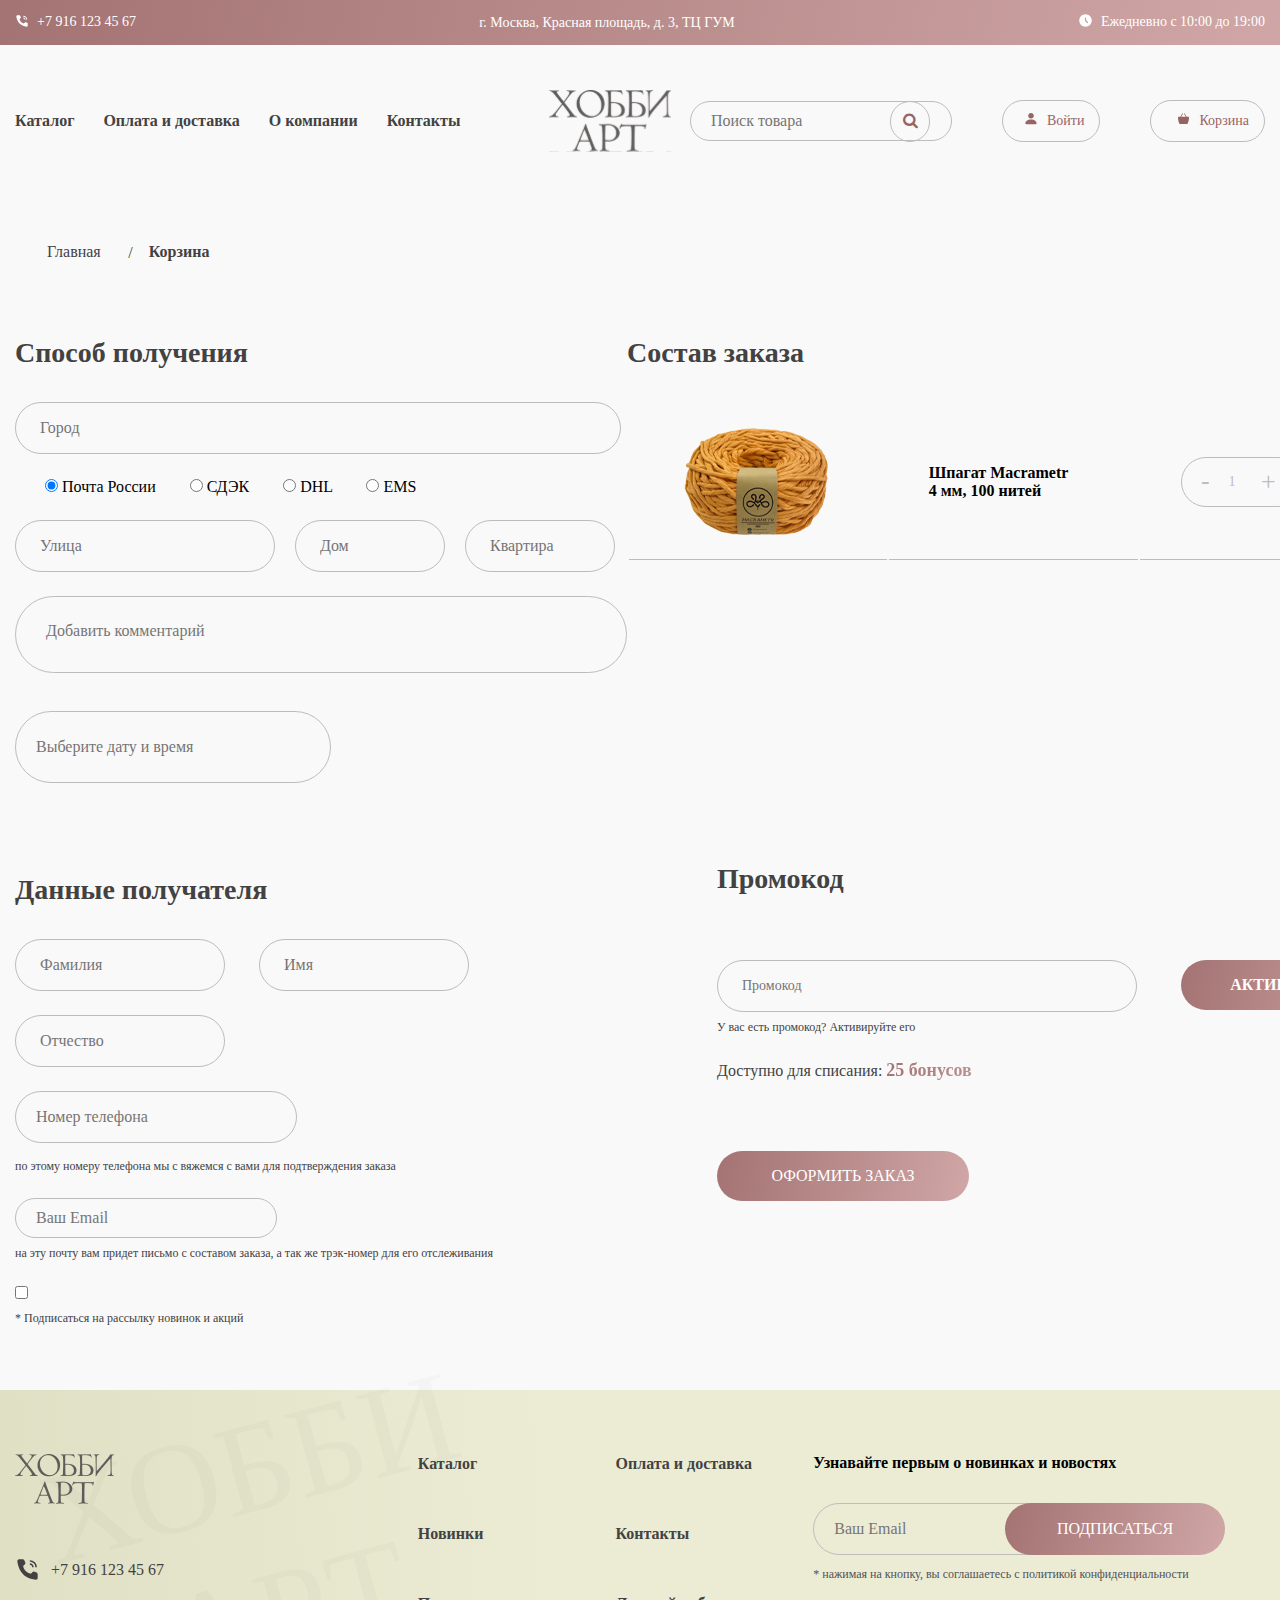
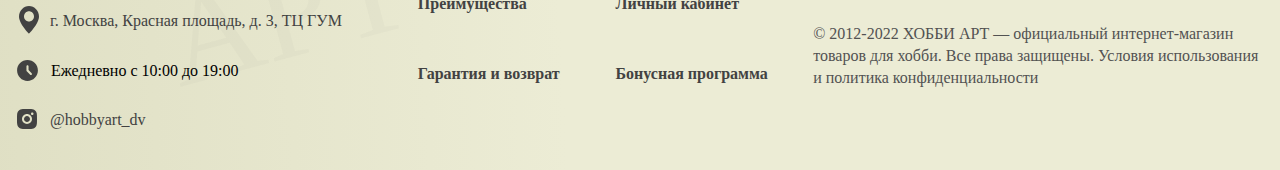
<file: basket.html>
<!DOCTYPE html>
<html lang="ru">

<head>
    <meta charset="UTF-8">
    <meta http-equiv="X-UA-Compatible" content="IE=edge">
    <meta name="viewport" content="width=device-width, initial-scale=1.0">
    <link rel="shortcut icon" href="./img/favicon.png" type="image/x-icon">
    <link rel="stylesheet" href="https://maxcdn.bootstrapcdn.com/font-awesome/4.5.0/css/font-awesome.min.css">
    <script type="text/javascript" src="script/jquery-3.6.0.min.js"></script>
    <link rel="stylesheet" type="text/css" href="style/jquery.datetimepicker.css" />
    <script src="script/jquery.datetimepicker.full.js"></script>
    <link rel="stylesheet" href="style/style.css">
    <title>Хобби Арт</title>
</head>

<body>
    <div class="wraper">
        <header>
            <div class="container">
                <!-- headr contact -->
                <div class="contact">
                    <div class="contact-tel"><a href="tel:+79161234567">+7 916 123 45 67</a></div>
                    <div class="map">
                        <p>г. Москва, Красная площадь, д. 3, ТЦ ГУМ</p>
                        <div class="map_active">
                            <iframe
                                src="https://yandex.ru/map-widget/v1/?um=constructor%3A02f424aadba21c93012746b5e1e4023c38959cf8f46565fa1e048c9eaa19129b&amp;source=constructor"
                                width="600" height="400" frameborder="0"></iframe>
                        </div>
                    </div>
                    <div class="contact-working_hours">Ежедневно с 10:00 до 19:00</div>
                </div>

                <section class="menu">
                    <nav class="main-nav">
                        <div class="nav-menu">
                            <ul class="nav-menu_list">
                                <li class="nav-menu_link"><a href="catalogue.html">Каталог</a></li>
                                <li class="nav-menu_link"><a href="delivery.html">Оплата и доставка</a></li>
                                <li class="nav-menu_link"><a href="company.html">О компании</a></li>
                                <li class="nav-menu_link"><a href="company.html">Контакты</a></li>
                            </ul>
                        </div>
                        <div class="nav-logo">
                            <a href="index.html"><img src="./svg/nav_logo.svg" alt="nav-logo"></a>
                        </div>
                        <div class="nav-acc">
                            <div class="nav-search">
                                <form action="" id="S" method="get">
                                    <input type="search" placeholder="Поиск товара" form="S">
                                    <button type="submit" form="S"></button>
                                </form>
                            </div>


                            <div class="nav-account button js-button-campaign"><a href="#">Войти</a>
                            </div>

                            <div class="overlay js-overlay-campaign">
                                <div class="popup js-popup-campaign">
                                    <h2>Войти в личный кабинет</h2>
                                    <form action="" id="acc_form">
                                        <ul>
                                            <li><input class="acc_email" type="email" name="user_email" form="acc_form"
                                                    placeholder="Email" required>
                                            </li>
                                            <li>
                                                <input id="acc_assword" type="password" autocomplete="current-password"
                                                    form="acc_form" name="user_password" placeholder="Пароль">
                                            </li>
                                            <li>
                                                <input type="checkbox" id="remember" name="remember"
                                                    value="запомнить меня">
                                                <label for="remember">запомнить меня</label>
                                            </li>
                                            <li><a class="acc_button" href="account.html">Войти</a></li>
                                            <li><button class="acc_button" type="submit" form="acc_form"
                                                    value="forgot_psw">Забыли пароль?</button></li>
                                            <div class="js-button-campaign">
                                                <ul>
                                                    <li>
                                                        <p>Вы еще не зарегистрированы?</p>
                                                    </li>
                                                    <li>
                                                        <div class="js-button-reg"><a
                                                                class="acc_reg_link">Регистрация</a> </div>
                                                        <div class="overlay-reg js-overlay-reg">
                                                            <div class="popup-reg js-popup-campaign-reg">
                                                                <form action="" id="reg_form">
                                                                    <h2>регистрация</h2>
                                                                    <div class="reg_flex">

                                                                        <ul class="reg_list">
                                                                            <li><input type="text" form="reg_form"
                                                                                    name="user_name" placeholder="Имя"
                                                                                    required></li>
                                                                            <li><input type="text" form="reg_form"
                                                                                    name="user_surename"
                                                                                    placeholder="Фамилия" required></li>
                                                                            <li> <input type="text" form="reg_form"
                                                                                    name="user_fathername"
                                                                                    placeholder="Отчество"></li>
                                                                            <li><input type="number" form="reg_form"
                                                                                    name="user_phone"
                                                                                    placeholder="Телефон" required></li>
                                                                        </ul>

                                                                        <ul class="reg_list">
                                                                            <li><input class="reg_email" type="email"
                                                                                    name="user_email" form="reg_form"
                                                                                    placeholder="Email" required></li>
                                                                            <li> <input type="text" form="reg_form"
                                                                                    name="adrres" placeholder="Адрес">
                                                                            </li>
                                                                            <li><input id="reg_password" type="password"
                                                                                    autocomplete="current-password"
                                                                                    form="user_form"
                                                                                    name="user_password"
                                                                                    placeholder="Придумайте пароль">
                                                                            </li>
                                                                            <li><input id="userPassword" type="password"
                                                                                    autocomplete="current-password"
                                                                                    form="user_form"
                                                                                    name="confirm_password"
                                                                                    placeholder="Повторите пароль"></li>
                                                                        </ul>

                                                                    </div>
                                                                    <button class="reg_button" type="submit"
                                                                        name="save_reg"
                                                                        form="reg_form">зарегистрироваться</button>
                                                                </form>
                                                                <div class="close-popup-reg js-close-campaign-reg">
                                                                </div>
                                                            </div>
                                                        </div>

                                                    </li>
                                                </ul>
                                            </div>
                                        </ul>
                                    </form>
                                    <div class="close-popup js-close-campaign"></div>
                                </div>
                            </div>



                            <div class="nav-basket"><a href="basket.html">Корзина</a></div>
                        </div>
                    </nav>
                </section>
            </div>
        </header>

        <!-- Main -->

        <main>
            <div class="container">
                <!-- advertisement -->

                <ul id="breadcrumbs">
                    <li><a href="index.html">Главная</a></li>
                    <li><a href="basket.html" class="current">Корзина</a>
                    <li>
                </ul>

                <div class="basket_flex">

                    <div class="basket_form">
                        <h2>Способ получения</h2>
                        <p><input class="user_city" type="text" form="basket_form" name="user_city" placeholder="Город"
                                required></p>
                        <form>
                            <ul class="send_choose">
                                <li> <input type="radio" form="basket_form" name="send" value="pochta" id="pochta"
                                        checked> </li>
                                <label for="pochta">Почта России</label>
                                <li> <input type="radio" form="basket_form" name="send" value="sdek" id="sdek"> </li>
                                <label for="sdek">СДЭК</label>
                                <li> <input type="radio" form="basket_form" name="send" value="dhl" id="dhl"> </li>
                                <label for="dhl">DHL</label>
                                <li> <input type="radio" form="basket_form" name="send" value="ems" id="ems"> </li>
                                <label for="ems">EMS</label>
                            </ul>
                            <ul class="basket_list">
                                <li><input class="user_street" type="text" form="basket_form" name="user_street"
                                        placeholder="Улица" required></li>
                                <li><input class="user_building" type="text" form="basket_form" name="user_building"
                                        placeholder="Дом" required></li>
                                <li> <input class="user_flat" type="text" form="basket_form" name="user_flat"
                                        placeholder="Квартира"></li>
                            </ul>
                            <p><textarea name="comments" id="" placeholder="Добавить комментарий"
                                    form="basket_form"></textarea></p>
                            <p><input class="user_date" type="text" value="" id="datetimepicker" name="datetimepicker"
                                    placeholder="Выберите дату и время" form="basket_form"></p>

                            <h2>Данные получателя</h2>

                            <ul class="basket_list">
                                <li><input class="user_surename" type="text" form="basket_form" name="user_surename"
                                        placeholder="Фамилия" required></li>
                                <li><input class="user_name" type="text" form="basket_form" name="user_name"
                                        placeholder="Имя" required></li>
                                <li> <input class="user_fathername" type="text" form="basket_form"
                                        name="user_fathername" placeholder="Отчество"></li>
                            </ul>
                            <input class="phone baske_phone" type="text" id="phone" name="phone_number"
                                form="basket_form" placeholder="Номер телефона" required>
                            <p class="basket_text">по этому номеру телефона мы с вяжемся с вами для подтверждения заказа
                            </p>
                            <input type="email" name="email_mailing" form="basket_form" placeholder="Ваш Email"
                                required>
                            <p class="basket_text">на эту почту вам придет письмо с составом заказа, а так же трэк-номер
                                для его отслеживания</p>
                            <input class="basket_check" type="checkbox" form="basket_form" value="mailing_approved">
                            <p class="checkbox_text">* Подписаться на рассылку новинок и акций</p>
                        </form>
                    </div>

                    <div class="order">
                        <h2>Состав заказа</h2>

                        <table class="table_basket">
                            <tr>
                                <th><img src="img/order/01.png" alt=""></th>
                                <th>Шпагат Macrametr <br>4 мм, 100 нитей</th>
                                <td>
                                    <form class="order_form" action="" id="card_basket">
                                        <input class="number" type="number" min="1" max="999" id="Col" value="1"
                                            name="Col">
                                        <button class="button_plus" id="btnPlus" type="button"
                                            form="card_basket">+</button>
                                        <button class="button_minus" id="btnMinus" type="button"
                                            form="card_basket">-</button>
                                    </form>
                                </td>

                                <td><button class="thrash" id="clearbtn"><i class="fa fa-trash"
                                            aria-hidden="true"></i></button></td>
                            </tr>
                        </table>

                        <div class="order_accept">
                            <h2>Промокод</h2>
                            <form action="" method="post" id="order_accept">

                                <ul class="basket_list">
                                    <li><input class="promo" type="text" form="order_accept" name="promo"
                                            placeholder="Промокод"></li>
                                    <li><button type="submit" value="promo_accept"
                                            form="order_accept">активировать</button></li>
                                </ul>
                            </form>
                            <p class="basket_text">У вас есть промокод? Активируйте его</p>
                            <p class="order_text">Доступно для списания: <span>25 бонусов</span></p>

                            <ul>
                                <li><button class="order_button" type="submit" form="basket_form"
                                        value="order_accept">оформить заказ</button></li>
                                <li>
                                    <span id="primaryTotal">
                                        <table>
                                            <tr>
                                                <td class="price" data-price="332"></td>
                                                <td>&#8381;</td>
                                            </tr>
                                        </table>
                                    </span>
                                </li>
                            </ul>
                        </div>
                    </div>
                </div>
            </div>
        </main>

        <!-- Footer -->
        <footer>
            <div class="container">
                <div class="footer_flex">
                    <p class="footer_text">ХОББИ <br>АРТ</p>
                    <div class="footer_contact">
                        <img src="./img/footer/logo.png" alt="logo">
                        <ul class="footer_list">
                            <li class="footer_tel"><a href="tel:+79161234567">+7 916 123 45 67</a></li>
                            <li class="footer_adress"><a href="https://yandex.ru/maps/-/CCUJZBB3GC" target="_blank">г.
                                    Москва, Красная площадь, д. 3, ТЦ ГУМ</a></li>
                            <li class="footer_time">Ежедневно с 10:00 до 19:00</li>
                            <li class="footer_insta"><a href="https://instanavigation.com/ru/profile/hobbyart_dv"
                                    target="_blank">@hobbyart_dv</a></li>
                        </ul>
                    </div>

                    <div class="footer_menu">
                        <ul>
                            <li><a href="catalogue.html">Каталог</a></li>
                            <li><a href="index.html#new">Новинки</a></li>
                            <li><a href="index.html#advantages">Преимущества</a></li>
                            <li><a href="waranty.html">Гарантия и возврат</a></li>
                        </ul>
                    </div>

                    <div class="footer_menu">
                        <ul>
                            <li><a href="delivery.html">Оплата и доставка</a></li>
                            <li><a href="company.html">Контакты</a></li>
                            <li><a href="account.html">Личный кабинет</a></li>
                            <li><a href="bonus.html">Бонусная программа</a></li>
                        </ul>
                    </div>

                    <div class="footer_mailing">
                        <p>Узнавайте первым о новинках и новостях</p>
                        <form action="" method="get" id="mailing">
                            <input class="e" type="email" name="email_mailing" form="mailing" placeholder="Ваш Email">
                            <button class="footer_button" type="submit" form="mailing"
                                value="aprove">подписаться</button>
                            <p class="footer_mailing_attention">* нажимая на кнопку, вы соглашаетесь с политикой
                                конфиденциальности</p>
                            <p class="footer_mailing_copyright">© 2012-2022 ХОББИ АРТ — официальный интернет-магазин
                                товаров для хобби. Все права защищены. Условия использования и политика
                                конфиденциальности</p>
                        </form>
                    </div>
                </div>
            </div>
        </footer>
    </div>
    <!-- calendar -->
    <script>
        $.datetimepicker.setLocale('ru');
        $('#datetimepicker').datetimepicker({
            dayOfWeekStart: 1,
            lang: 'ru',
            format: 'd M Y H:i',
            disabledDates: ['2016/09/21', '2016/09/29'],
            startDate: 0,
            step: 30,
            minDate: 0,
            allowTimes: ['09:00', '10:00', '11:00', '12:00', '13:00', '14:00', '15:00', '16:00', '17:00',
                '18:00', '19:00', '20:00', '21:00'
            ],
            disabledWeekDays: [0, 6]
        });
    </script>
    <script src="script/account_popup.js"></script>
    <script src="script/script.js"></script>
</body>

</html>
</file>
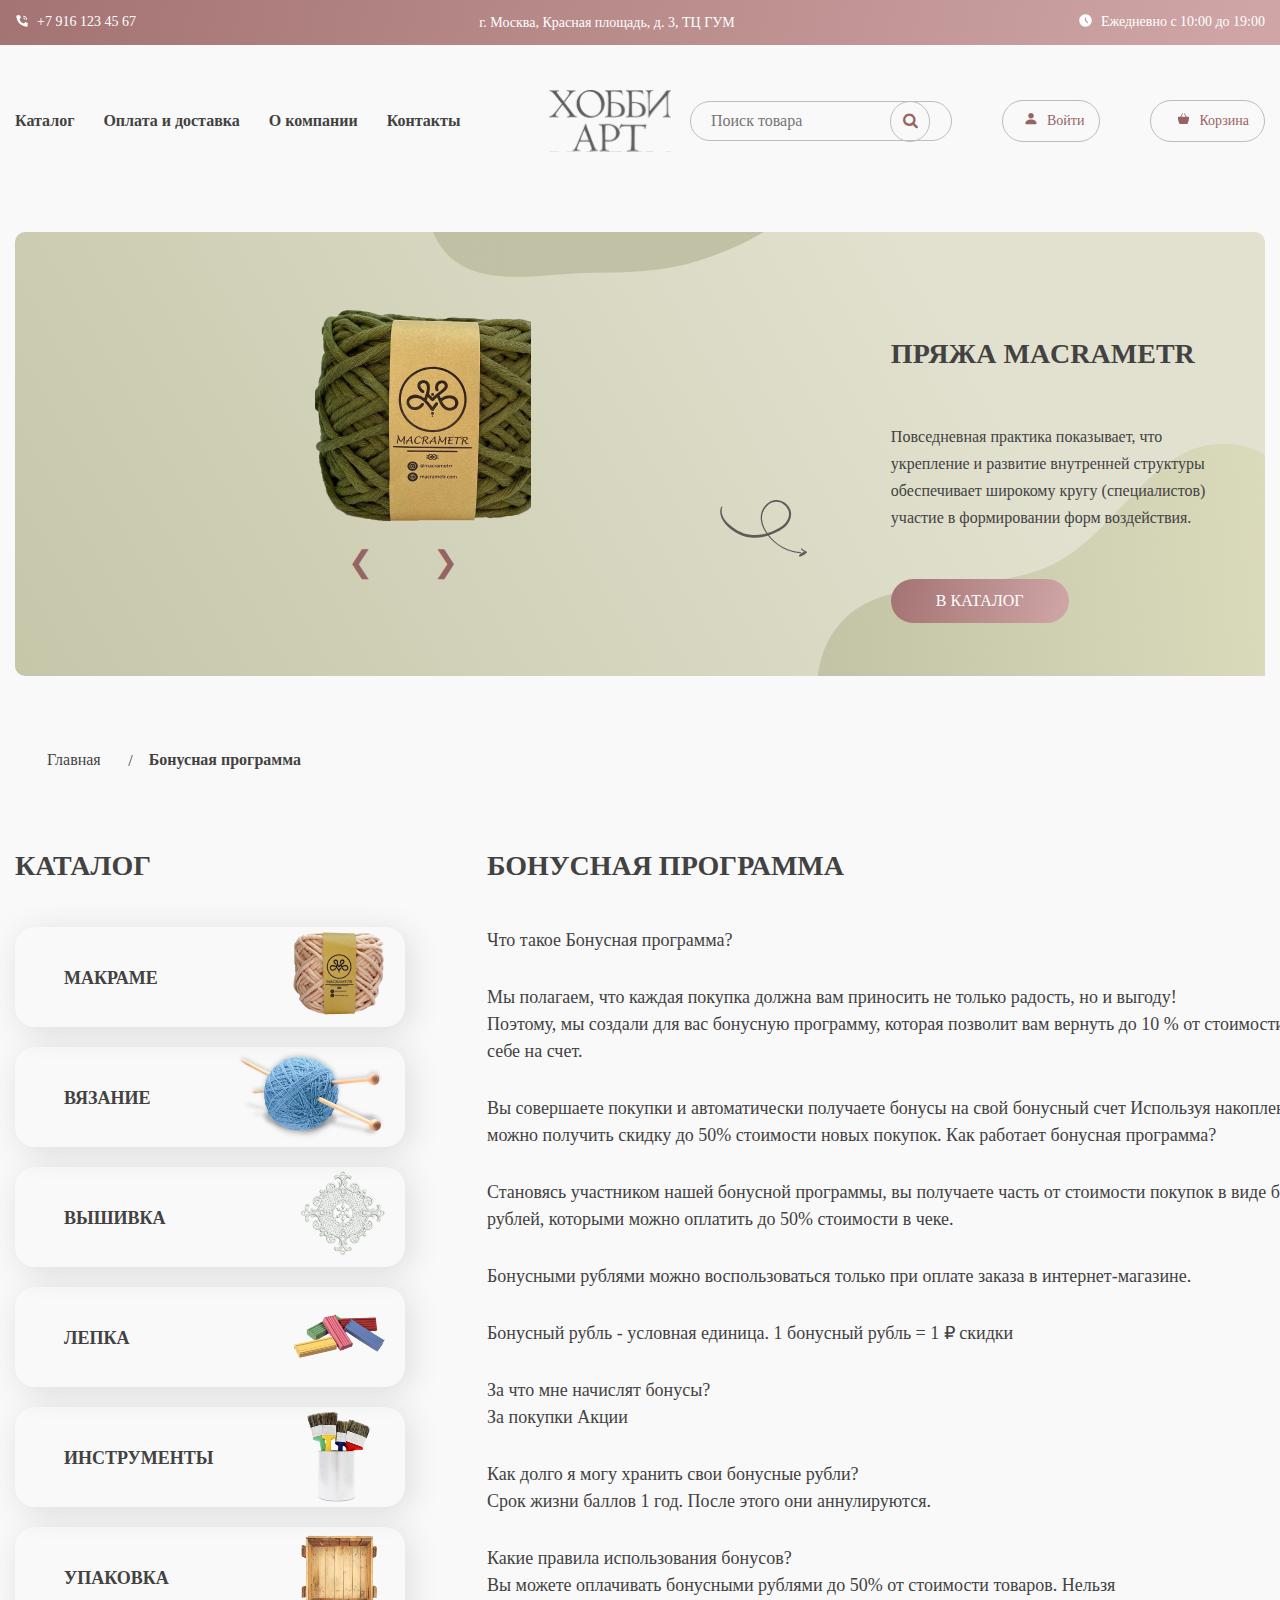
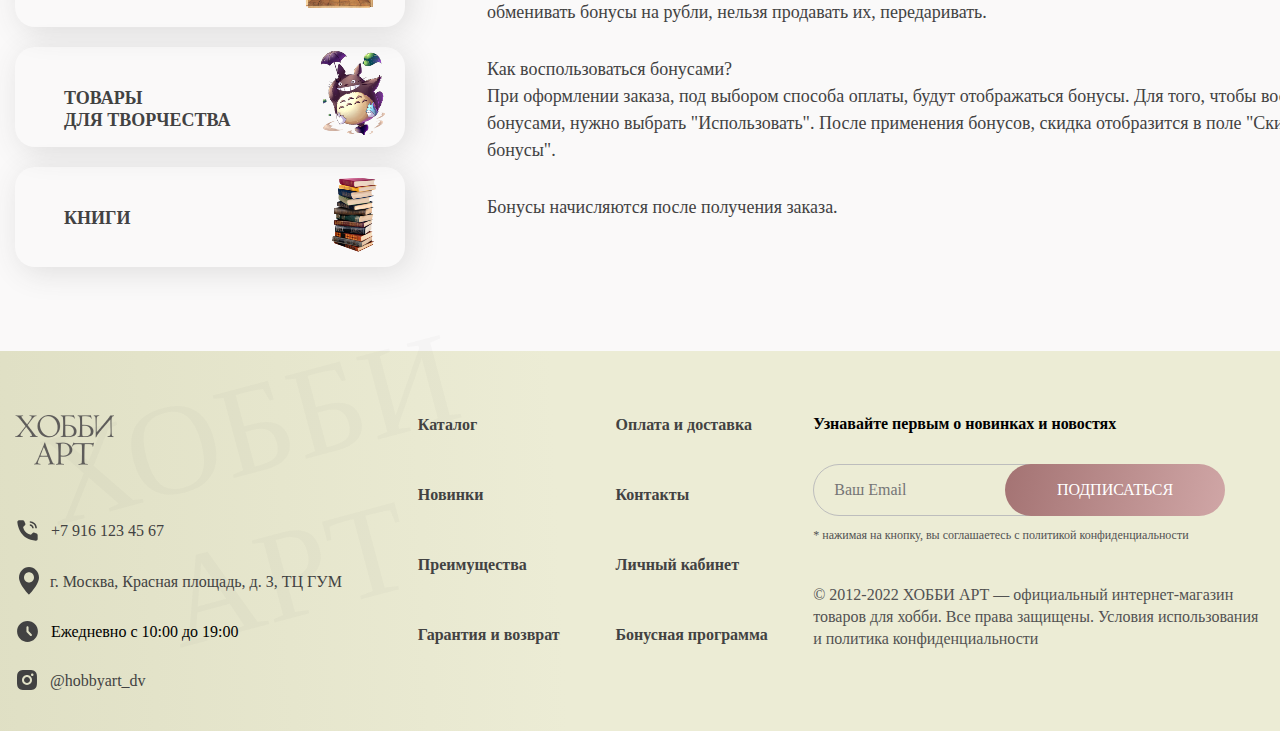
<file: bonus.html>
<!DOCTYPE html>
<html lang="ru">

<head>
    <meta charset="UTF-8">
    <meta http-equiv="X-UA-Compatible" content="IE=edge">
    <meta name="viewport" content="width=device-width, initial-scale=1.0">
    <link rel="shortcut icon" href="./img/favicon.png" type="image/x-icon">
    <link rel="stylesheet" href="https://maxcdn.bootstrapcdn.com/font-awesome/4.5.0/css/font-awesome.min.css">
    <script type="text/javascript" src="script/jquery-3.6.0.min.js"></script>
    <link rel="stylesheet" href="style/style.css">
    <title>Хобби Арт</title>
</head>

<body>
    <div class="wraper">
        <header>
            <div class="container">
                <!-- headr contact -->
                <div class="contact">
                    <div class="contact-tel"><a href="tel:+79161234567">+7 916 123 45 67</a></div>
                    <div class="map">
                        <p>г. Москва, Красная площадь, д. 3, ТЦ ГУМ</p>
                        <div class="map_active">
                            <iframe
                                src="https://yandex.ru/map-widget/v1/?um=constructor%3A02f424aadba21c93012746b5e1e4023c38959cf8f46565fa1e048c9eaa19129b&amp;source=constructor"
                                width="600" height="400" frameborder="0"></iframe>
                        </div>
                    </div>
                    <div class="contact-working_hours">Ежедневно с 10:00 до 19:00</div>
                </div>

                <section class="menu">
                    <nav class="main-nav">
                        <div class="nav-menu">
                            <ul class="nav-menu_list">
                                <li class="nav-menu_link"><a href="catalogue.html">Каталог</a></li>
                                <li class="nav-menu_link"><a href="delivery.html">Оплата и доставка</a></li>
                                <li class="nav-menu_link"><a href="company.html">О компании</a></li>
                                <li class="nav-menu_link"><a href="company.html">Контакты</a></li>
                            </ul>
                        </div>
                        <div class="nav-logo">
                            <a href="index.html"><img src="./svg/nav_logo.svg" alt="nav-logo"></a>
                        </div>
                        <div class="nav-acc">
                            <div class="nav-search">
                                <form action="" id="S" method="get">
                                    <input type="search" placeholder="Поиск товара" form="S">
                                    <button type="submit" form="S"></button>
                                </form>
                            </div>

                            <div class="nav-account button js-button-campaign"><a href="#">Войти</a>
                            </div>

                            <div class="overlay js-overlay-campaign">
                                <div class="popup js-popup-campaign">
                                    <h2>Войти в личный кабинет</h2>
                                    <form action="" id="acc_form">
                                        <ul>
                                            <li><input class="acc_email" type="email" name="user_email" form="acc_form"
                                                    placeholder="Email" required>
                                            </li>
                                            <li>
                                                <input id="acc_password" type="password" autocomplete="current-password"
                                                    form="acc_form" name="user_password" placeholder="Пароль">
                                            </li>
                                            <li>
                                                <input type="checkbox" id="remember" name="remember"
                                                    value="запомнить меня">
                                                <label for="remember">запомнить меня</label>
                                            </li>
                                            <li><a class="acc_button" href="account.html">Войти</a></li>
                                            <li><button class="acc_button" type="submit" form="acc_form"
                                                    value="forgot_psw">Забыли пароль?</button></li>
                                            <div class="js-button-campaign">
                                                <ul>
                                                    <li>
                                                        <p>Вы еще не зарегистрированы?</p>
                                                    </li>
                                                    <li>
                                                        <div class="js-button-reg"><a
                                                                class="acc_reg_link">Регистрация</a> </div>
                                                        <div class="overlay-reg js-overlay-reg">
                                                            <div class="popup-reg js-popup-campaign-reg">
                                                                <form action="" id="reg_form">
                                                                    <h2>регистрация</h2>
                                                                    <div class="reg_flex">

                                                                        <ul class="reg_list">
                                                                            <li><input type="text" form="reg_form"
                                                                                    name="user_name" placeholder="Имя"
                                                                                    required></li>
                                                                            <li><input type="text" form="reg_form"
                                                                                    name="user_surename"
                                                                                    placeholder="Фамилия" required></li>
                                                                            <li> <input type="text" form="reg_form"
                                                                                    name="user_fathername"
                                                                                    placeholder="Отчество"></li>
                                                                            <li><input type="number" form="reg_form"
                                                                                    name="user_phone"
                                                                                    placeholder="Телефон" required></li>
                                                                        </ul>

                                                                        <ul class="reg_list">
                                                                            <li><input class="reg_email" type="email"
                                                                                    name="user_email" form="reg_form"
                                                                                    placeholder="Email" required></li>
                                                                            <li> <input type="text" form="reg_form"
                                                                                    name="adrres" placeholder="Адрес">
                                                                            </li>
                                                                            <li><input id="reg_password" type="password"
                                                                                    autocomplete="current-password"
                                                                                    form="user_form"
                                                                                    name="user_password"
                                                                                    placeholder="Придумайте пароль">
                                                                            </li>
                                                                            <li><input id="reg_password_confirm"
                                                                                    type="password"
                                                                                    autocomplete="current-password"
                                                                                    form="user_form"
                                                                                    name="confirm_password"
                                                                                    placeholder="Повторите пароль"></li>
                                                                        </ul>

                                                                    </div>
                                                                    <button class="reg_button" type="submit"
                                                                        name="save_reg"
                                                                        form="reg_form">зарегистрироваться</button>
                                                                </form>
                                                                <div class="close-popup-reg js-close-campaign-reg">
                                                                </div>
                                                            </div>
                                                        </div>

                                                    </li>
                                                </ul>
                                            </div>
                                        </ul>
                                    </form>
                                    <div class="close-popup js-close-campaign"></div>
                                </div>
                            </div>



                            <div class="nav-basket"><a href="basket.html">Корзина</a></div>
                        </div>
                    </nav>
                </section>
            </div>
        </header>

        <!-- Main -->

        <main>
            <div class="container">
                <!-- advertisement -->
                <section class="advertisement">
                    <div class="adv">
                        <div class="adv_slider">
                            <div class="item">
                                <img src="./img/adv_slider/01.png">
                            </div>
                            <div class="item">
                                <img src="./img/adv_slider/02.png">
                            </div>
                            <div class="item">
                                <img src="./img/adv_slider/03.png">
                            </div>
                            <div class="btn">
                                <div> <a class="previous" onclick="previousSlide()">&#10094;</a>
                                </div>
                                <div><a class="next" onclick="nextSlide()">&#10095;</a></div>
                            </div>
                        </div>
                        <div class="adv_body">
                            <h1 class="title">Пряжа Macrametr</h1>
                            <div class="adv_text">Повседневная практика показывает, что укрепление и развитие внутренней
                                структуры обеспечивает широкому кругу (специалистов) участие в формировании форм
                                воздействия.</div>
                            <div class="adv_button">
                                <a href="catalogue.html">В каталог</a>
                            </div>
                        </div>
                        <img class="vector_1" src="./img/advertisement/Vector_01.png" alt="vector_1">
                        <img class="vector_2" src="./img/advertisement/Vector_02.png" alt="vector_2">
                        <img class="arrow" src="./svg/advertisement/02_arrow.svg" alt="arrow">
                    </div>
                </section>
                <!-- breadcrumb -->
                <ul id="breadcrumbs">
                    <li><a href="index.html">Главная</a></li>
                    <li><a href="bonus.html" class="current">Бонусная программа</a>
                    <li>
                </ul>

                <div class="container_flex">
                    <aside class="aside_catalogue">
                        <h1 class="aside_text">каталог</h1>

                        <a href="catalogue.html">
                            <div class="aside_block">
                                <h2>Макраме</h2>
                                <img src="./img/aside_catalogue/01.png" alt="Макраме">
                            </div>
                        </a>

                        <a href="catalogue.html">
                            <div class="aside_block">
                                <h2>Вязание</h2>
                                <img src="./img/aside_catalogue/02.png" alt="Макраме">
                            </div>
                        </a>

                        <a href="catalogue.html">
                            <div class="aside_block">
                                <h2>Вышивка</h2>
                                <img src="./img/aside_catalogue/03.png" alt="Вышивка">
                            </div>
                        </a>

                        <a href="catalogue.html">
                            <div class="aside_block">
                                <h2>Лепка</h2>
                                <img src="./img/aside_catalogue/04.png" alt="Лепка">
                            </div>
                        </a>

                        <a href="catalogue.html">
                            <div class="aside_block">
                                <h2>Инструменты</h2>
                                <img src="./img/aside_catalogue/05.png" alt="Инструменты">
                            </div>
                        </a>

                        <a href="catalogue.html">
                            <div class="aside_block">
                                <h2>Упаковка</h2>
                                <img src="./img/aside_catalogue/06.png" alt="Упаковка">
                            </div>
                        </a>

                        <a href="catalogue.html">
                            <div class="aside_block">
                                <h2>Товары <br>для творчества</h2>
                                <img src="./img/aside_catalogue/07.png" alt="Товары для творчества">
                            </div>
                        </a>

                        <a href="catalogue.html">
                            <div class="aside_block">
                                <h2>Книги</h2>
                                <img src="./img/aside_catalogue/08.png" alt="книги">
                            </div>
                        </a>
                    </aside>

                    <section class="delivery">
                        <h1 class="delivery_text_big dtb">бонусная программа</h1>
                        <p class="delivery_text_small">Что такое Бонусная программа?
                        </p>
                        <p class="delivery_text_small">Мы полагаем, что каждая покупка должна вам приносить не только
                            радость, но и выгоду! <br>Поэтому, мы создали для вас бонусную программу, которая позволит
                            вам вернуть до 10 % от стоимости товаров к себе на счет.
                        </p>
                        <p class="delivery_text_small">Вы совершаете покупки и автоматически получаете бонусы на свой
                            бонусный счет
                            Используя накопленные бонусы, можно получить скидку до 50% стоимости новых покупок.
                            Как работает бонусная программа?
                        </p>
                        <p class="delivery_text_small">Становясь участником нашей бонусной программы, вы получаете часть
                            от стоимости покупок в виде бонусных рублей, которыми можно оплатить до 50% стоимости в
                            чеке.</p>
                        <p class="delivery_text_small">Бонусными рублями можно воспользоваться только при оплате заказа
                            в интернет-магазине.</p>
                        <p class="delivery_text_small">Бонусный рубль - условная единица. 1 бонусный рубль = 1 ₽ скидки
                        </p>
                        <p class="delivery_text_small">За что мне начислят бонусы?
                            <br>За покупки Акции</p>
                        <p class="delivery_text_small">Как долго я могу хранить свои бонусные рубли?
                            <br>Срок жизни баллов 1 год. После этого они аннулируются.</p>
                        <p class="delivery_text_small"> Какие правила использования бонусов?
                            <br>Вы можете оплачивать бонусными рублями до 50% от стоимости товаров. Нельзя
                            <br>обменивать бонусы на рубли, нельзя продавать их, передаривать.</p>
                        <p class="delivery_text_small">Как воспользоваться бонусами?
                            <br>При оформлении заказа, под выбором способа оплаты, будут отображаться бонусы. Для того,
                            чтобы воспользоваться бонусами, нужно выбрать "Использовать". После применения бонусов,
                            скидка отобразится в поле "Скидка за бонусы".</p>
                        <p class="delivery_text_small">Бонусы начисляются после получения заказа.</p>
                    </section>
                </div>
            </div>
        </main>

        <!-- Footer -->
        <footer>
            <div class="container">
                <div class="footer_flex">
                    <p class="footer_text">ХОББИ <br>АРТ</p>
                    <div class="footer_contact">
                        <img src="./img/footer/logo.png" alt="logo">
                        <ul class="footer_list">
                            <li class="footer_tel"><a href="tel:+79161234567">+7 916 123 45 67</a></li>
                            <li class="footer_adress"><a href="https://yandex.ru/maps/-/CCUJZBB3GC" target="_blank">г.
                                    Москва, Красная площадь, д. 3, ТЦ ГУМ</a></li>
                            <li class="footer_time">Ежедневно с 10:00 до 19:00</li>
                            <li class="footer_insta"><a href="https://instanavigation.com/ru/profile/hobbyart_dv"
                                    target="_blank">@hobbyart_dv</a></li>
                        </ul>
                    </div>

                    <div class="footer_menu">
                        <ul>
                            <li><a href="catalogue.html">Каталог</a></li>
                            <li><a href="index.html#new">Новинки</a></li>
                            <li><a href="index.html#advantages">Преимущества</a></li>
                            <li><a href="waranty.html">Гарантия и возврат</a></li>
                        </ul>
                    </div>

                    <div class="footer_menu">
                        <ul>
                            <li><a href="delivery.html">Оплата и доставка</a></li>
                            <li><a href="company.html">Контакты</a></li>
                            <li><a href="account.html">Личный кабинет</a></li>
                            <li><a href="bonus.html">Бонусная программа</a></li>
                        </ul>
                    </div>

                    <div class="footer_mailing">
                        <p>Узнавайте первым о новинках и новостях</p>
                        <form action="" method="get" id="mailing">
                            <input type="email" name="email_mailing" form="mailing" placeholder="Ваш Email">
                            <button class="footer_button" type="submit" form="mailing"
                                value="aprove">подписаться</button>
                            <p class="footer_mailing_attention">* нажимая на кнопку, вы соглашаетесь с политикой
                                конфиденциальности</p>
                            <p class="footer_mailing_copyright">© 2012-2022 ХОББИ АРТ — официальный интернет-магазин
                                товаров для хобби. Все права защищены. Условия использования и политика
                                конфиденциальности</p>
                        </form>
                    </div>
                </div>
            </div>
        </footer>
    </div>
    <script src="script/account_popup.js"></script>
    <script src="script/script.js"></script>
</body>

</html>
</file>
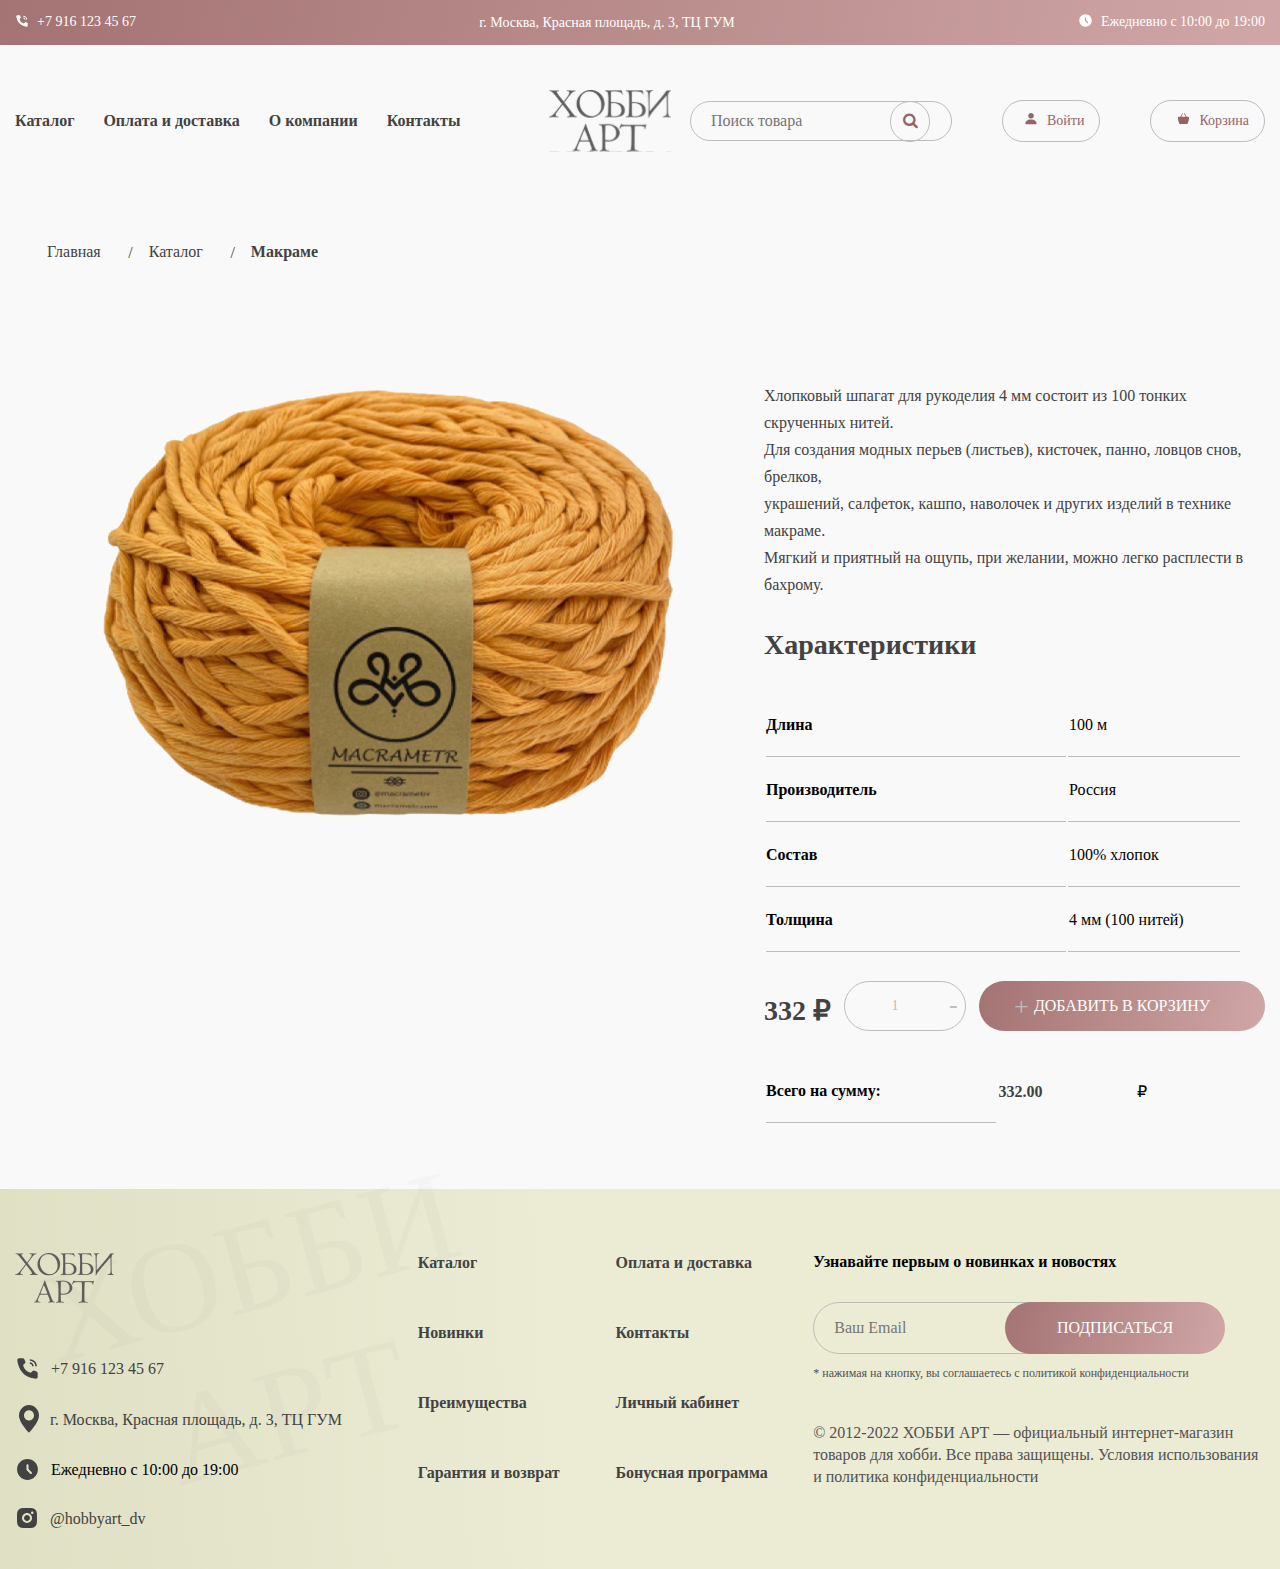
<file: card_1.html>
<!DOCTYPE html>
<html lang="ru">

<head>
    <meta charset="UTF-8">
    <meta http-equiv="X-UA-Compatible" content="IE=edge">
    <meta name="viewport" content="width=device-width, initial-scale=1.0">
    <link rel="shortcut icon" href="./img/favicon.png" type="image/x-icon">
    <link rel="stylesheet" href="https://maxcdn.bootstrapcdn.com/font-awesome/4.5.0/css/font-awesome.min.css">
    <script type="text/javascript" src="script/jquery-3.6.0.min.js"></script>
    <link rel="stylesheet" href="style/style.css">
    <title>Хобби Арт</title>
</head>

<body>
    <div class="wraper">
        <header>
            <div class="container">
                <!-- headr contact -->
                <div class="contact">
                    <div class="contact-tel"><a href="tel:+79161234567">+7 916 123 45 67</a></div>
                    <div class="map">
                        <p>г. Москва, Красная площадь, д. 3, ТЦ ГУМ</p>
                        <div class="map_active">
                            <iframe
                                src="https://yandex.ru/map-widget/v1/?um=constructor%3A02f424aadba21c93012746b5e1e4023c38959cf8f46565fa1e048c9eaa19129b&amp;source=constructor"
                                width="600" height="400" frameborder="0"></iframe>
                        </div>
                    </div>
                    <div class="contact-working_hours">Ежедневно с 10:00 до 19:00</div>
                </div>

                <section class="menu">
                    <nav class="main-nav">
                        <div class="nav-menu">
                            <ul class="nav-menu_list">
                                <li class="nav-menu_link"><a href="catalogue.html">Каталог</a></li>
                                <li class="nav-menu_link"><a href="delivery.html">Оплата и доставка</a></li>
                                <li class="nav-menu_link"><a href="company.html">О компании</a></li>
                                <li class="nav-menu_link"><a href="company.html">Контакты</a></li>
                            </ul>
                        </div>
                        <div class="nav-logo">
                            <a href="index.html"><img src="./svg/nav_logo.svg" alt="nav-logo"></a>
                        </div>
                        <div class="nav-acc">
                            <div class="nav-search">
                                <form action="" id="S" method="get">
                                    <input type="search" placeholder="Поиск товара" form="S">
                                    <button type="submit" form="S"></button>
                                </form>
                            </div>

                            <div class="nav-account button js-button-campaign"><a href="#">Войти</a>
                            </div>

                            <div class="overlay js-overlay-campaign">
                                <div class="popup js-popup-campaign">
                                    <h2>Войти в личный кабинет</h2>
                                    <form action="" id="acc_form">
                                        <ul>
                                            <li><input class="acc_email" type="email" name="user_email" form="acc_form"
                                                    placeholder="Email" required>
                                            </li>
                                            <li>
                                                <input id="acc_password" type="password" autocomplete="current-password"
                                                    form="acc_form" name="user_password" placeholder="Пароль">
                                            </li>
                                            <li>
                                                <input type="checkbox" id="remember" name="remember"
                                                    value="запомнить меня">
                                                <label for="remember">запомнить меня</label>
                                            </li>
                                            <li><a class="acc_button" href="account.html">Войти</a></li>
                                            <li><button class="acc_button" type="submit" form="acc_form"
                                                    value="forgot_psw">Забыли пароль?</button></li>
                                            <div class="js-button-campaign">
                                                <ul>
                                                    <li>
                                                        <p>Вы еще не зарегистрированы?</p>
                                                    </li>
                                                    <li>
                                                        <div class="js-button-reg"><a
                                                                class="acc_reg_link">Регистрация</a> </div>
                                                        <div class="overlay-reg js-overlay-reg">
                                                            <div class="popup-reg js-popup-campaign-reg">
                                                                <form action="" id="reg_form">
                                                                    <h2>регистрация</h2>
                                                                    <div class="reg_flex">

                                                                        <ul class="reg_list">
                                                                            <li><input type="text" form="reg_form"
                                                                                    name="user_name" placeholder="Имя"
                                                                                    required></li>
                                                                            <li><input type="text" form="reg_form"
                                                                                    name="user_surename"
                                                                                    placeholder="Фамилия" required></li>
                                                                            <li> <input type="text" form="reg_form"
                                                                                    name="user_fathername"
                                                                                    placeholder="Отчество"></li>
                                                                            <li><input type="number" form="reg_form"
                                                                                    name="user_phone"
                                                                                    placeholder="Телефон" required></li>
                                                                        </ul>

                                                                        <ul class="reg_list">
                                                                            <li><input class="reg_email" type="email"
                                                                                    name="user_email" form="reg_form"
                                                                                    placeholder="Email" required></li>
                                                                            <li> <input type="text" form="reg_form"
                                                                                    name="adrres" placeholder="Адрес">
                                                                            </li>
                                                                            <li><input id="reg_password" type="password"
                                                                                    autocomplete="current-password"
                                                                                    form="user_form"
                                                                                    name="user_password"
                                                                                    placeholder="Придумайте пароль">
                                                                            </li>
                                                                            <li><input id="reg_password_confirm"
                                                                                    type="password"
                                                                                    autocomplete="current-password"
                                                                                    form="user_form"
                                                                                    name="confirm_password"
                                                                                    placeholder="Повторите пароль"></li>
                                                                        </ul>

                                                                    </div>
                                                                    <button class="reg_button" type="submit"
                                                                        name="save_reg"
                                                                        form="reg_form">зарегистрироваться</button>
                                                                </form>
                                                                <div class="close-popup-reg js-close-campaign-reg">
                                                                </div>
                                                            </div>
                                                        </div>

                                                    </li>
                                                </ul>
                                            </div>
                                        </ul>
                                    </form>
                                    <div class="close-popup js-close-campaign"></div>
                                </div>
                            </div>

                            <div class="nav-basket"><a href="basket.html">Корзина</a></div>
                        </div>
                    </nav>
                </section>
            </div>
        </header>

        <!-- Main -->

        <main>
            <div class="container">

                <!-- breadcrumb -->
                <ul id="breadcrumbs">
                    <li><a href="index.html">Главная</a></li>
                    <li><a href="catalogue.html">Каталог</a></li>
                    <li><a href="card_1.html" class="current">Макраме</a>
                    <li>
                </ul>

                <section class="card">
                    <div class="card_image">
                        <img src="img/card/01_mac.png" alt="макраме">
                    </div>

                    <div class="card_info">
                        <p>Хлопковый шпагат для рукоделия 4 мм состоит из 100 тонких скрученных нитей. <br>Для создания
                            модных перьев (листьев), кисточек, панно, ловцов снов, брелков, <br>украшений, салфеток,
                            кашпо, наволочек и других изделий в технике макраме. <br>Мягкий и приятный на ощупь, при
                            желании, можно легко расплести в бахрому.</p>
                        <h2>Характеристики</h2>
                        <table>
                            <tr>
                                <th>Длина</th>
                                <td>100 м</td>
                            </tr>
                            <tr>
                                <th>Производитель</th>
                                <td>Россия</td>
                            </tr>
                            <tr>
                                <th>Состав</th>
                                <td>100% хлопок</td>
                            </tr>
                            <tr>
                                <th>Толщина</th>
                                <td>4 мм (100 нитей)</td>
                            </tr>
                        </table>

                        <div class="table">
                            <div class="card_form">
                                <p>332 &#8381;</p>
                                <form action="" id="card_basket">
                                    <input type="number" min="1" max="999" id="Col" value="1">
                                    <button class="btnPlus" id="btnPlus" type="button" form="card_basket">+</button>
                                    <button class="btnMinus" id="btnMinus" type="button" form="card_basket">-</button>
                                </form>
                                <button class="button_sub" type="submit" form="card_basket">добавить в корзину</button>
                            </div>

                            <span id="primaryTotal">
                                <table>
                                    <tr>
                                        <th>Всего на сумму:</th>
                                        <td class="price" data-price="332"></td>
                                        <td>&#8381;</td>
                                    </tr>
                                </table>
                            </span>
                        </div>
                </section>



            </div>
        </main>

        <!-- Footer -->
        <footer>
            <div class="container">
                <div class="footer_flex">
                    <p class="footer_text">ХОББИ <br>АРТ</p>
                    <div class="footer_contact">
                        <img src="./img/footer/logo.png" alt="logo">
                        <ul class="footer_list">
                            <li class="footer_tel"><a href="tel:+79161234567">+7 916 123 45 67</a></li>
                            <li class="footer_adress"><a href="https://yandex.ru/maps/-/CCUJZBB3GC" target="_blank">г.
                                    Москва, Красная площадь, д. 3, ТЦ ГУМ</a></li>
                            <li class="footer_time">Ежедневно с 10:00 до 19:00</li>
                            <li class="footer_insta"><a href="https://instanavigation.com/ru/profile/hobbyart_dv"
                                    target="_blank">@hobbyart_dv</a></li>
                        </ul>
                    </div>

                    <div class="footer_menu">
                        <ul>
                            <li><a href="catalogue.html">Каталог</a></li>
                            <li><a href="index.html#new">Новинки</a></li>
                            <li><a href="index.html#advantages">Преимущества</a></li>
                            <li><a href="waranty.html">Гарантия и возврат</a></li>
                        </ul>
                    </div>

                    <div class="footer_menu">
                        <ul>
                            <li><a href="delivery.html">Оплата и доставка</a></li>
                            <li><a href="company.html">Контакты</a></li>
                            <li><a href="account.html">Личный кабинет</a></li>
                            <li><a href="bonus.html">Бонусная программа</a></li>
                        </ul>
                    </div>

                    <div class="footer_mailing">
                        <p>Узнавайте первым о новинках и новостях</p>
                        <form action="" method="get" id="mailing">
                            <input type="email" name="email_mailing" form="mailing" placeholder="Ваш Email">
                            <button class="footer_button" type="submit" form="mailing"
                                value="aprove">подписаться</button>
                            <p class="footer_mailing_attention">* нажимая на кнопку, вы соглашаетесь с политикой
                                конфиденциальности</p>
                            <p class="footer_mailing_copyright">© 2012-2022 ХОББИ АРТ — официальный интернет-магазин
                                товаров для хобби. Все права защищены. Условия использования и политика
                                конфиденциальности</p>
                        </form>
                    </div>
                </div>
            </div>
        </footer>
    </div>

    <script src="script/account_popup.js"></script>
    <script src="script/script.js"></script>
</body>

</html>
</file>
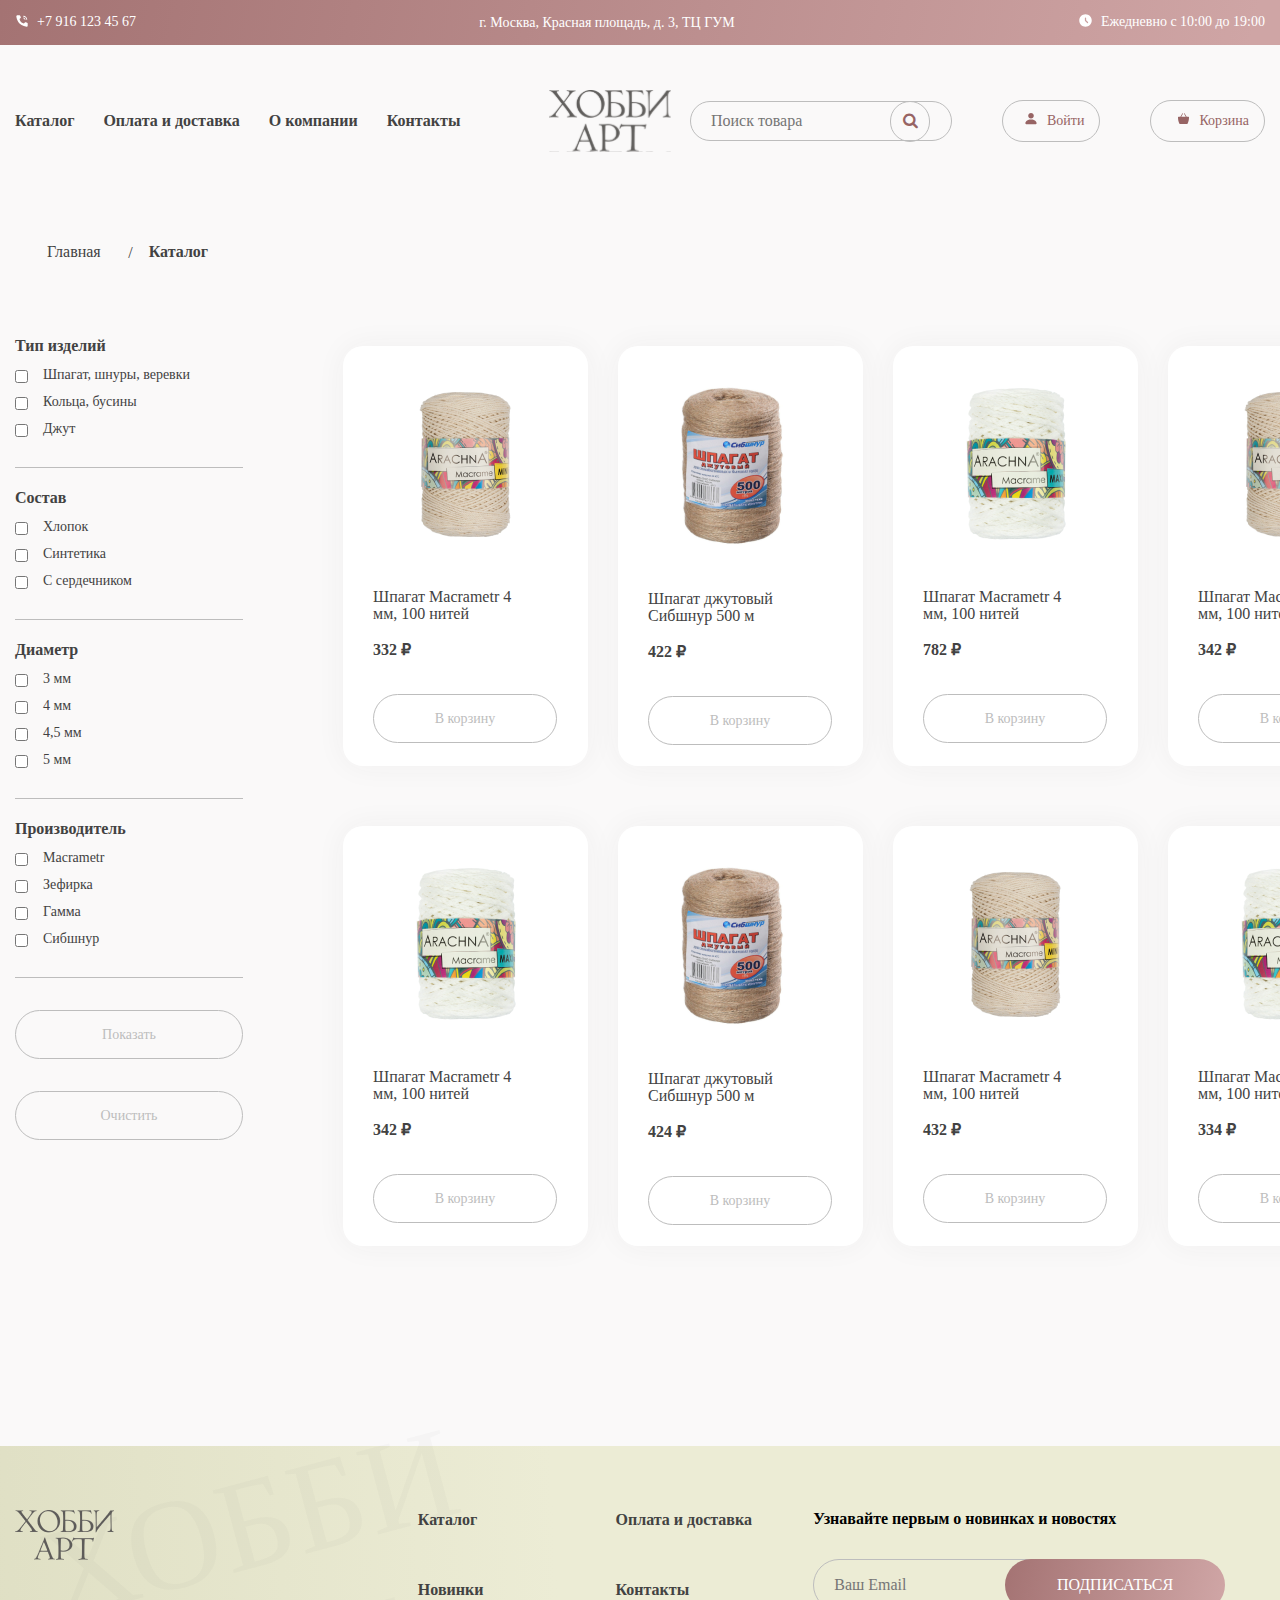
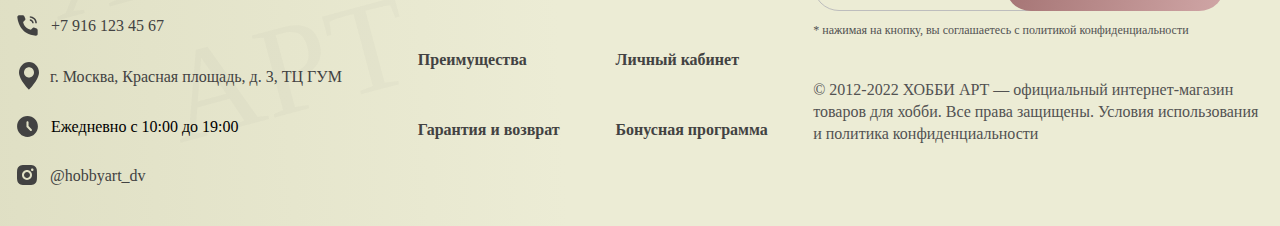
<file: catalogue.html>
<!DOCTYPE html>
<html lang="ru">

<head>
    <meta charset="UTF-8">
    <meta http-equiv="X-UA-Compatible" content="IE=edge">
    <meta name="viewport" content="width=device-width, initial-scale=1.0">
    <link rel="shortcut icon" href="./img/favicon.png" type="image/x-icon">
    <link rel="stylesheet" href="https://maxcdn.bootstrapcdn.com/font-awesome/4.5.0/css/font-awesome.min.css">
    <script type="text/javascript" src="script/jquery-3.6.0.min.js"></script>
    <link rel="stylesheet" type="text/css" href="style/jquery.datetimepicker.css" />
    <script src="script/jquery.datetimepicker.full.js"></script>
    <link rel="stylesheet" href="style/style.css">
    <title>Хобби Арт</title>
</head>

<body>
    <div class="wraper">
        <header>
            <div class="container">
                <!-- headr contact -->
                <div class="contact">
                    <div class="contact-tel"><a href="tel:+79161234567">+7 916 123 45 67</a></div>
                    <div class="map">
                        <p>г. Москва, Красная площадь, д. 3, ТЦ ГУМ</p>
                        <div class="map_active">
                            <iframe
                                src="https://yandex.ru/map-widget/v1/?um=constructor%3A02f424aadba21c93012746b5e1e4023c38959cf8f46565fa1e048c9eaa19129b&amp;source=constructor"
                                width="600" height="400" frameborder="0"></iframe>
                        </div>
                    </div>
                    <div class="contact-working_hours">Ежедневно с 10:00 до 19:00</div>
                </div>

                <section class="menu">
                    <nav class="main-nav">
                        <div class="nav-menu">
                            <ul class="nav-menu_list">
                                <li class="nav-menu_link"><a href="catalogue.html">Каталог</a></li>
                                <li class="nav-menu_link"><a href="delivery.html">Оплата и доставка</a></li>
                                <li class="nav-menu_link"><a href="company.html">О компании</a></li>
                                <li class="nav-menu_link"><a href="company.html">Контакты</a></li>
                            </ul>
                        </div>
                        <div class="nav-logo">
                            <a href="index.html"><img src="./svg/nav_logo.svg" alt="nav-logo"></a>
                        </div>
                        <div class="nav-acc">
                            <div class="nav-search">
                                <form action="" id="S" method="get">
                                    <input type="search" placeholder="Поиск товара" form="S">
                                    <button type="submit" form="S"></button>
                                </form>
                            </div>


                            <div class="nav-account button js-button-campaign"><a href="#">Войти</a>
                            </div>

                            <div class="overlay js-overlay-campaign">
                                <div class="popup js-popup-campaign">
                                    <h2>Войти в личный кабинет</h2>
                                    <form action="" id="acc_form">
                                        <ul>
                                            <li><input class="acc_email" type="email" name="user_email" form="acc_form"
                                                    placeholder="Email" required>
                                            </li>
                                            <li>
                                                <input id="acc_assword" type="password" autocomplete="current-password"
                                                    form="acc_form" name="user_password" placeholder="Пароль">
                                            </li>
                                            <li>
                                                <input type="checkbox" id="remember" name="remember"
                                                    value="запомнить меня">
                                                <label for="remember">запомнить меня</label>
                                            </li>
                                            <li><a class="acc_button" href="account.html">Войти</a></li>
                                            <li><button class="acc_button" type="submit" form="acc_form"
                                                    value="forgot_psw">Забыли пароль?</button></li>
                                            <div class="js-button-campaign">
                                                <ul>
                                                    <li>
                                                        <p>Вы еще не зарегистрированы?</p>
                                                    </li>
                                                    <li>
                                                        <div class="js-button-reg"><a
                                                                class="acc_reg_link">Регистрация</a> </div>
                                                        <div class="overlay-reg js-overlay-reg">
                                                            <div class="popup-reg js-popup-campaign-reg">
                                                                <form action="" id="reg_form">
                                                                    <h2>регистрация</h2>
                                                                    <div class="reg_flex">

                                                                        <ul class="reg_list">
                                                                            <li><input type="text" form="reg_form"
                                                                                    name="user_name" placeholder="Имя"
                                                                                    required></li>
                                                                            <li><input type="text" form="reg_form"
                                                                                    name="user_surename"
                                                                                    placeholder="Фамилия" required></li>
                                                                            <li> <input type="text" form="reg_form"
                                                                                    name="user_fathername"
                                                                                    placeholder="Отчество"></li>
                                                                            <li><input type="number" form="reg_form"
                                                                                    name="user_phone"
                                                                                    placeholder="Телефон" required></li>
                                                                        </ul>

                                                                        <ul class="reg_list">
                                                                            <li><input class="reg_email" type="email"
                                                                                    name="user_email" form="reg_form"
                                                                                    placeholder="Email" required></li>
                                                                            <li> <input type="text" form="reg_form"
                                                                                    name="adrres" placeholder="Адрес">
                                                                            </li>
                                                                            <li><input id="reg_password" type="password"
                                                                                    autocomplete="current-password"
                                                                                    form="user_form"
                                                                                    name="user_password"
                                                                                    placeholder="Придумайте пароль">
                                                                            </li>
                                                                            <li><input id="userPassword" type="password"
                                                                                    autocomplete="current-password"
                                                                                    form="user_form"
                                                                                    name="confirm_password"
                                                                                    placeholder="Повторите пароль"></li>
                                                                        </ul>

                                                                    </div>
                                                                    <button class="reg_button" type="submit"
                                                                        name="save_reg"
                                                                        form="reg_form">зарегистрироваться</button>
                                                                </form>
                                                                <div class="close-popup-reg js-close-campaign-reg">
                                                                </div>
                                                            </div>
                                                        </div>

                                                    </li>
                                                </ul>
                                            </div>
                                        </ul>
                                    </form>
                                    <div class="close-popup js-close-campaign"></div>
                                </div>
                            </div>



                            <div class="nav-basket"><a href="basket.html">Корзина</a></div>
                        </div>
                    </nav>
                </section>
            </div>
        </header>

        <!-- Main -->

        <main>
            <div class="container">
                <!-- advertisement -->

                <ul id="breadcrumbs">
                    <li><a href="index.html">Главная</a></li>
                    <li><a href="catalogue.html" class="current">Каталог</a>
                    <li>
                </ul>

                <div class="catalogue_flex">
                    <div>
                        <form action="" id="catalogue">
                            <div>
                                <p class="title_p">Тип изделий</p>
                                <ul>
                                    <li><input type="checkbox" name="shpagat">Шпагат, шнуры, веревки</li>
                                    <li><input type="checkbox" name="circle">Кольца, бусины</li>
                                    <li><input type="checkbox" name="jut">Джут</li>
                                </ul>
                            </div>
                            <div>
                                <p class="title_p">Состав</p>
                                <ul>
                                    <li><input type="checkbox" name="cotton">Хлопок</li>
                                    <li><input type="checkbox" name="synth">Синтетика</li>
                                    <li><input type="checkbox" name="serdce">С сердечником</li>
                                </ul>
                            </div>
                            <div>
                                <p class="title_p">Диаметр</p>
                                <ul>
                                    <li><input type="checkbox" name="3">3 мм</li>
                                    <li><input type="checkbox" name="4">4 мм</li>
                                    <li><input type="checkbox" name="4.5">4,5 мм</li>
                                    <li><input type="checkbox" name="5">5 мм</li>
                                </ul>
                            </div>
                            <div>
                                <p class="title_p">Производитель</p>
                                <ul>
                                    <li><input type="checkbox" name="macrametr">Macrametr</li>
                                    <li><input type="checkbox" name="zefirka">Зефирка</li>
                                    <li><input type="checkbox" name="gamma">Гамма</li>
                                    <li><input type="checkbox" name="sibshnur">Сибшнур</li>
                                </ul>
                            </div>
                            <div class="button_flex">
                                <button class="submit" type="submit" form="catalogue">Показать</button>
                                <button class="reset" type="reset" form="catalogue">Очистить</button>
                            </div>
                        </form>
                    </div>
                    <div class="cards">
                        <div class="first">
                            <div class="product_card">
                                <img src="img/product_card/04.png" alt="product">
                                <p class="text">Шпагат Macrametr 4 мм, 100 нитей</p>
                                <p class="price">332 &#8381;</p>
                                <button class="card_btn" type="submit">В корзину</button>
                            </div>
                            <div class="product_card">
                                <img src="img/product_card/02.png" alt="product">
                                <p class="text">Шпагат джутовый Сибшнур 500 м</p>
                                <p class="price line">422 &#8381;</p>
                                <button class="card_btn" type="submit">В корзину</button>
                            </div>
                            <div class="product_card">
                                <img src="img/product_card/03.png" alt="product">
                                <p class="text">Шпагат Macrametr 4 мм, 100 нитей</p>
                                <p class="price">782 &#8381;</p>
                                <button class="card_btn" type="submit">В корзину</button>
                            </div>
                            <div class="product_card">
                                <img src="img/product_card/04.png" alt="product">
                                <p class="text">Шпагат Macrametr 4 мм, 100 нитей</p>
                                <p class="price">342 &#8381;</p>
                                <button class="card_btn" type="submit">В корзину</button>
                            </div>
                        </div>
                        <div class="second">
                            <div class="product_card">
                                <img src="img/product_card/03.png" alt="product">
                                <p class="text">Шпагат Macrametr 4 мм, 100 нитей</p>
                                <p class="price">342 &#8381;</p>
                                <button class="card_btn" type="submit">В корзину</button>
                            </div>
                            <div class="product_card">
                                <img src="img/product_card/02.png" alt="product">
                                <p class="text">Шпагат джутовый Сибшнур 500 м</p>
                                <p class="price line">424 &#8381;</span></p>
                                <button class="card_btn" type="submit">В корзину</button>
                            </div>
                            <div class="product_card">
                                <img src="img/product_card/04.png" alt="product">
                                <p class="text">Шпагат Macrametr 4 мм, 100 нитей</p>
                                <p class="price">432 &#8381;</p>
                                <button class="card_btn" type="submit">В корзину</button>
                            </div>
                            <div class="product_card">
                                <img src="img/product_card/03.png" alt="product">
                                <p class="text">Шпагат Macrametr 4 мм, 100 нитей</p>
                                <p class="price">334 &#8381;</p>
                                <button class="card_btn" type="submit">В корзину</button>
                            </div>
                        </div>
                    </div>


                </div>
        </main>

        <!-- Footer -->
        <footer>
            <div class="container">
                <div class="footer_flex">
                    <p class="footer_text">ХОББИ <br>АРТ</p>
                    <div class="footer_contact">
                        <img src="./img/footer/logo.png" alt="logo">
                        <ul class="footer_list">
                            <li class="footer_tel"><a href="tel:+79161234567">+7 916 123 45 67</a></li>
                            <li class="footer_adress"><a href="https://yandex.ru/maps/-/CCUJZBB3GC" target="_blank">г.
                                    Москва, Красная площадь, д. 3, ТЦ ГУМ</a></li>
                            <li class="footer_time">Ежедневно с 10:00 до 19:00</li>
                            <li class="footer_insta"><a href="https://instanavigation.com/ru/profile/hobbyart_dv"
                                    target="_blank">@hobbyart_dv</a></li>
                        </ul>
                    </div>

                    <div class="footer_menu">
                        <ul>
                            <li><a href="catalogue.html">Каталог</a></li>
                            <li><a href="index.html#new">Новинки</a></li>
                            <li><a href="index.html#advantages">Преимущества</a></li>
                            <li><a href="waranty.html">Гарантия и возврат</a></li>
                        </ul>
                    </div>

                    <div class="footer_menu">
                        <ul>
                            <li><a href="delivery.html">Оплата и доставка</a></li>
                            <li><a href="company.html">Контакты</a></li>
                            <li><a href="account.html">Личный кабинет</a></li>
                            <li><a href="bonus.html">Бонусная программа</a></li>
                        </ul>
                    </div>

                    <div class="footer_mailing">
                        <p>Узнавайте первым о новинках и новостях</p>
                        <form action="" method="get" id="mailing_more">
                            <input type="email" name="email_mailing" form="mailing" placeholder="Ваш Email">
                            <button class="footer_button" type="submit" form="mailing_more"
                                value="aprove">подписаться</button>
                            <p class="footer_mailing_attention">* нажимая на кнопку, вы соглашаетесь с политикой
                                конфиденциальности</p>
                            <p class="footer_mailing_copyright">© 2012-2022 ХОББИ АРТ — официальный интернет-магазин
                                товаров для хобби. Все права защищены. Условия использования и политика
                                конфиденциальности</p>
                        </form>
                    </div>
                </div>
            </div>
        </footer>
    </div>

    <script src="script/account_popup.js"></script>
    <script src="script/script.js"></script>
</body>

</html>
</file>
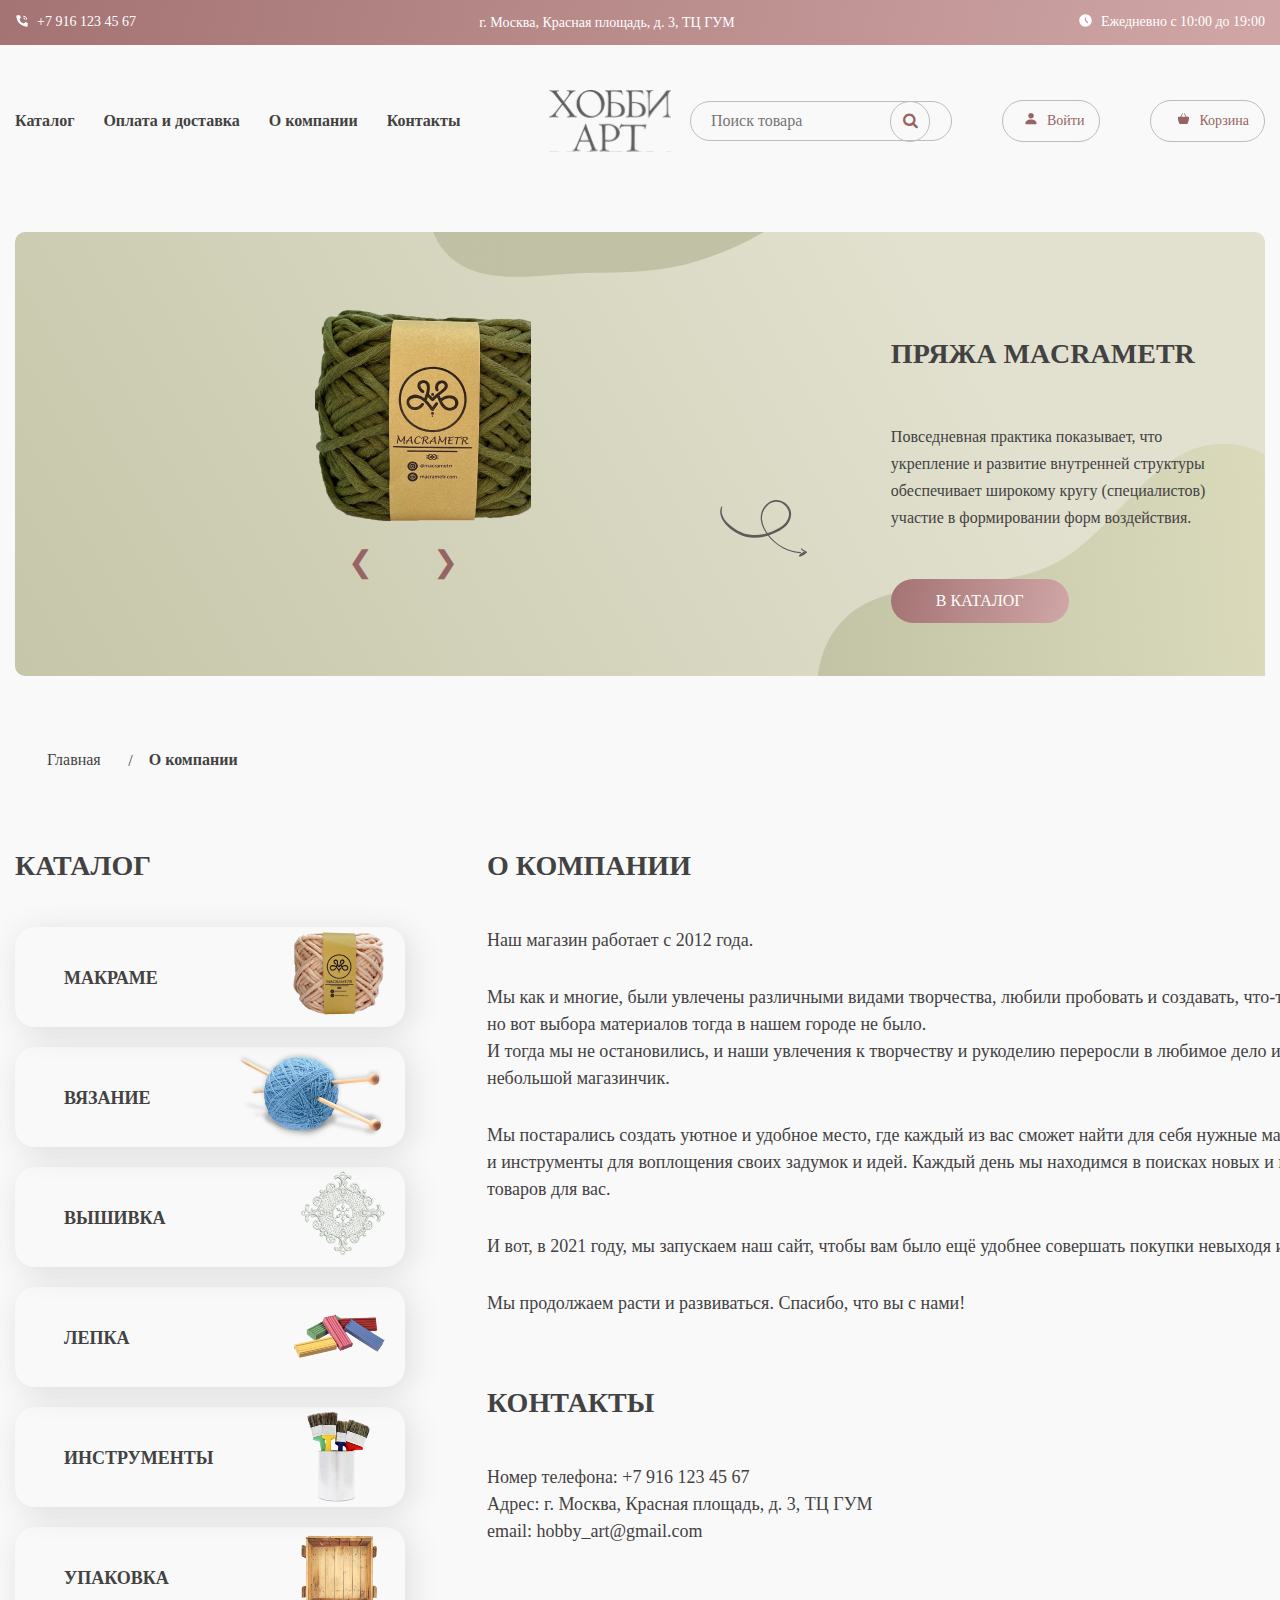
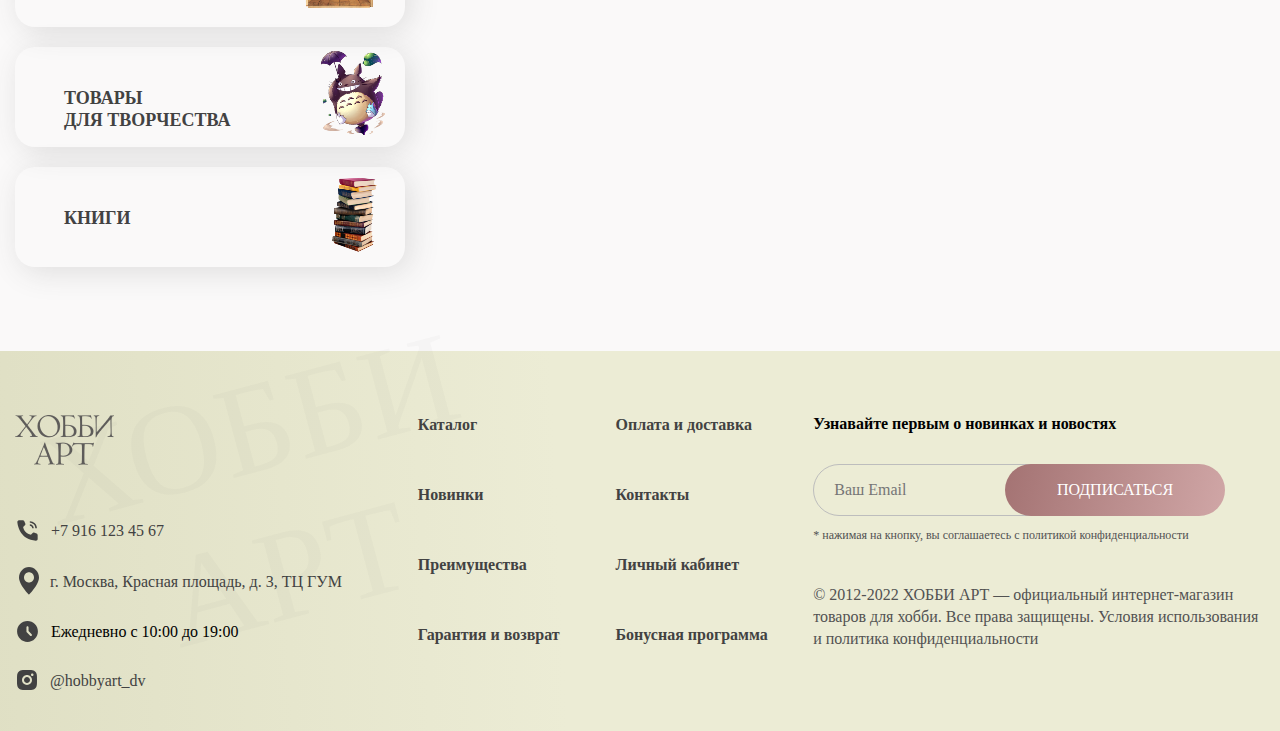
<file: company.html>
<!DOCTYPE html>
<html lang="ru">

<head>
    <meta charset="UTF-8">
    <meta http-equiv="X-UA-Compatible" content="IE=edge">
    <meta name="viewport" content="width=device-width, initial-scale=1.0">
    <link rel="shortcut icon" href="./img/favicon.png" type="image/x-icon">
    <link rel="stylesheet" href="https://maxcdn.bootstrapcdn.com/font-awesome/4.5.0/css/font-awesome.min.css">
    <script type="text/javascript" src="script/jquery-3.6.0.min.js"></script>
    <link rel="stylesheet" href="style/style.css">
    <title>Хобби Арт</title>
</head>

<body>
    <div class="wraper">
        <header>
            <div class="container">
                <!-- headr contact -->
                <div class="contact">
                    <div class="contact-tel"><a href="tel:+79161234567">+7 916 123 45 67</a></div>
                    <div class="map">
                        <p>г. Москва, Красная площадь, д. 3, ТЦ ГУМ</p>
                        <div class="map_active">
                            <iframe
                                src="https://yandex.ru/map-widget/v1/?um=constructor%3A02f424aadba21c93012746b5e1e4023c38959cf8f46565fa1e048c9eaa19129b&amp;source=constructor"
                                width="600" height="400" frameborder="0"></iframe>
                        </div>
                    </div>
                    <div class="contact-working_hours">Ежедневно с 10:00 до 19:00</div>
                </div>

                <section class="menu">
                    <nav class="main-nav">
                        <div class="nav-menu">
                            <ul class="nav-menu_list">
                                <li class="nav-menu_link"><a href="catalogue.html">Каталог</a></li>
                                <li class="nav-menu_link"><a href="delivery.html">Оплата и доставка</a></li>
                                <li class="nav-menu_link"><a href="company.html">О компании</a></li>
                                <li class="nav-menu_link"><a href="company.html">Контакты</a></li>
                            </ul>
                        </div>
                        <div class="nav-logo">
                            <a href="index.html"><img src="./svg/nav_logo.svg" alt="nav-logo"></a>
                        </div>
                        <div class="nav-acc">
                            <div class="nav-search">
                                <form action="" id="S" method="get">
                                    <input type="search" placeholder="Поиск товара" form="S">
                                    <button type="submit" form="S"></button>
                                </form>
                            </div>

                            <div class="nav-account button js-button-campaign"><a href="#">Войти</a>
                            </div>

                            <div class="overlay js-overlay-campaign">
                                <div class="popup js-popup-campaign">
                                    <h2>Войти в личный кабинет</h2>
                                    <form action="" id="acc_form">
                                        <ul>
                                            <li><input class="acc_email" type="email" name="user_email" form="acc_form"
                                                    placeholder="Email" required>
                                            </li>
                                            <li>
                                                <input id="acc_password" type="password" autocomplete="current-password"
                                                    form="acc_form" name="user_password" placeholder="Пароль">
                                            </li>
                                            <li>
                                                <input type="checkbox" id="remember" name="remember"
                                                    value="запомнить меня">
                                                <label for="remember">запомнить меня</label>
                                            </li>
                                            <li><a class="acc_button" href="account.html">Войти</a></li>
                                            <li><button class="acc_button" type="submit" form="acc_form"
                                                    value="forgot_psw">Забыли пароль?</button></li>
                                            <div class="js-button-campaign">
                                                <ul>
                                                    <li>
                                                        <p>Вы еще не зарегистрированы?</p>
                                                    </li>
                                                    <li>
                                                        <div class="js-button-reg"><a
                                                                class="acc_reg_link">Регистрация</a> </div>
                                                        <div class="overlay-reg js-overlay-reg">
                                                            <div class="popup-reg js-popup-campaign-reg">
                                                                <form action="" id="reg_form">
                                                                    <h2>регистрация</h2>
                                                                    <div class="reg_flex">

                                                                        <ul class="reg_list">
                                                                            <li><input type="text" form="reg_form"
                                                                                    name="user_name" placeholder="Имя"
                                                                                    required></li>
                                                                            <li><input type="text" form="reg_form"
                                                                                    name="user_surename"
                                                                                    placeholder="Фамилия" required></li>
                                                                            <li> <input type="text" form="reg_form"
                                                                                    name="user_fathername"
                                                                                    placeholder="Отчество"></li>
                                                                            <li><input type="number" form="reg_form"
                                                                                    name="user_phone"
                                                                                    placeholder="Телефон" required></li>
                                                                        </ul>

                                                                        <ul class="reg_list">
                                                                            <li><input class="reg_email" type="email"
                                                                                    name="user_email" form="reg_form"
                                                                                    placeholder="Email" required></li>
                                                                            <li> <input type="text" form="reg_form"
                                                                                    name="adrres" placeholder="Адрес">
                                                                            </li>
                                                                            <li><input id="reg_password" type="password"
                                                                                    autocomplete="current-password"
                                                                                    form="user_form"
                                                                                    name="user_password"
                                                                                    placeholder="Придумайте пароль">
                                                                            </li>
                                                                            <li><input id="reg_password_confirm"
                                                                                    type="password"
                                                                                    autocomplete="current-password"
                                                                                    form="user_form"
                                                                                    name="confirm_password"
                                                                                    placeholder="Повторите пароль"></li>
                                                                        </ul>

                                                                    </div>
                                                                    <button class="reg_button" type="submit"
                                                                        name="save_reg"
                                                                        form="reg_form">зарегистрироваться</button>
                                                                </form>
                                                                <div class="close-popup-reg js-close-campaign-reg">
                                                                </div>
                                                            </div>
                                                        </div>

                                                    </li>
                                                </ul>
                                            </div>
                                        </ul>
                                    </form>
                                    <div class="close-popup js-close-campaign"></div>
                                </div>
                            </div>

                            <div class="nav-basket"><a href="basket.html">Корзина</a></div>
                        </div>
                    </nav>
                </section>
            </div>
        </header>

        <!-- Main -->

        <main>
            <div class="container">
                <!-- advertisement -->
                <section class="advertisement">
                    <div class="adv">
                        <div class="adv_slider">
                            <div class="item">
                                <img src="./img/adv_slider/01.png">
                            </div>
                            <div class="item">
                                <img src="./img/adv_slider/02.png">
                            </div>
                            <div class="item">
                                <img src="./img/adv_slider/03.png">
                            </div>
                            <div class="btn">
                                <div> <a class="previous" onclick="previousSlide()">&#10094;</a>
                                </div>
                                <div><a class="next" onclick="nextSlide()">&#10095;</a></div>
                            </div>
                        </div>
                        <div class="adv_body">
                            <h1 class="title">Пряжа Macrametr</h1>
                            <div class="adv_text">Повседневная практика показывает, что укрепление и развитие внутренней
                                структуры обеспечивает широкому кругу (специалистов) участие в формировании форм
                                воздействия.</div>
                            <div class="adv_button">
                                <a href="catalogue.html">В каталог</a>
                            </div>
                        </div>
                        <img class="vector_1" src="./img/advertisement/Vector_01.png" alt="vector_1">
                        <img class="vector_2" src="./img/advertisement/Vector_02.png" alt="vector_2">
                        <img class="arrow" src="./svg/advertisement/02_arrow.svg" alt="arrow">
                    </div>
                </section>
                <!-- breadcrumb -->
                <ul id="breadcrumbs">
                    <li><a href="index.html">Главная</a></li>
                    <li><a href="company.html" class="current">О компании</a>
                    <li>
                </ul>

                <div class="container_flex">
                    <aside class="aside_catalogue">
                        <h1 class="aside_text">каталог</h1>
                        <a href="catalogue.html">
                            <div class="aside_block">
                                <h2>Макраме</h2>
                                <img src="./img/aside_catalogue/01.png" alt="Макраме">
                            </div>
                        </a>

                        <a href="catalogue.html">
                            <div class="aside_block">
                                <h2>Вязание</h2>
                                <img src="./img/aside_catalogue/02.png" alt="Макраме">
                            </div>
                        </a>

                        <a href="catalogue.html">
                            <div class="aside_block">
                                <h2>Вышивка</h2>
                                <img src="./img/aside_catalogue/03.png" alt="Вышивка">
                            </div>
                        </a>

                        <a href="catalogue.html">
                            <div class="aside_block">
                                <h2>Лепка</h2>
                                <img src="./img/aside_catalogue/04.png" alt="Лепка">
                            </div>
                        </a>

                        <a href="catalogue.html">
                            <div class="aside_block">
                                <h2>Инструменты</h2>
                                <img src="./img/aside_catalogue/05.png" alt="Инструменты">
                            </div>
                        </a>

                        <a href="catalogue.html">
                            <div class="aside_block">
                                <h2>Упаковка</h2>
                                <img src="./img/aside_catalogue/06.png" alt="Упаковка">
                            </div>
                        </a>

                        <a href="catalogue.html">
                            <div class="aside_block">
                                <h2>Товары <br>для творчества</h2>
                                <img src="./img/aside_catalogue/07.png" alt="Товары для творчества">
                            </div>
                        </a>

                        <a href="catalogue.html">
                            <div class="aside_block">
                                <h2>Книги</h2>
                                <img src="./img/aside_catalogue/08.png" alt="книги">
                            </div>
                        </a>
                    </aside>

                    <section class="delivery">
                        <h1 class="delivery_text_big dtb">о компании</h1>
                        <p class="delivery_text_small">Наш магазин работает с 2012 года.</p>
                        <p class="delivery_text_small">Мы как и многие, были увлечены различными видами творчества,
                            любили пробовать и создавать, что-то новое, но вот выбора материалов тогда в нашем городе
                            не было.<br>И тогда мы не остановились, и наши увлечения к творчеству и рукоделию переросли
                            в любимое дело и мы открыли небольшой магазинчик.</p>
                        <p class="delivery_text_small">Мы постарались создать уютное и удобное место, где каждый из вас
                            сможет найти для себя нужные материалы и инструменты для воплощения своих задумок и идей.
                            Каждый день мы находимся в поисках новых и качественных товаров для вас.</p>
                        <p class="delivery_text_small">И вот, в 2021 году, мы запускаем наш сайт, чтобы вам было ещё
                            удобнее совершать покупки невыходя из дома.</p>
                        <p class="delivery_text_small">Мы продолжаем расти и развиваться. Спасибо, что вы с нами!</p>
                        <h1 class="delivery_text_big dtb">контакты</h1>
                        <p class="delivery_text_small">Номер телефона: +7 916 123 45 67
                            <br>Адрес: г. Москва, Красная площадь, д. 3, ТЦ ГУМ
                            <br>email: hobby_art@gmail.com</p>
                        <div class="map">
                            <iframe
                                src="https://yandex.ru/map-widget/v1/?um=constructor%3A02f424aadba21c93012746b5e1e4023c38959cf8f46565fa1e048c9eaa19129b&amp;source=constructor"
                                width="800" height="260" frameborder="0"></iframe>
                        </div>
                    </section>
                </div>
            </div>
        </main>

        <!-- Footer -->
        <footer>
            <div class="container">
                <div class="footer_flex">
                    <p class="footer_text">ХОББИ <br>АРТ</p>
                    <div class="footer_contact">
                        <img src="./img/footer/logo.png" alt="logo">
                        <ul class="footer_list">
                            <li class="footer_tel"><a href="tel:+79161234567">+7 916 123 45 67</a></li>
                            <li class="footer_adress"><a href="https://yandex.ru/maps/-/CCUJZBB3GC" target="_blank">г.
                                    Москва, Красная площадь, д. 3, ТЦ ГУМ</a></li>
                            <li class="footer_time">Ежедневно с 10:00 до 19:00</li>
                            <li class="footer_insta"><a href="https://instanavigation.com/ru/profile/hobbyart_dv"
                                    target="_blank">@hobbyart_dv</a></li>
                        </ul>
                    </div>

                    <div class="footer_menu">
                        <ul>
                            <li><a href="catalogue.html">Каталог</a></li>
                            <li><a href="index.html#new">Новинки</a></li>
                            <li><a href="index.html#advantages">Преимущества</a></li>
                            <li><a href="waranty.html">Гарантия и возврат</a></li>
                        </ul>
                    </div>

                    <div class="footer_menu">
                        <ul>
                            <li><a href="delivery.html">Оплата и доставка</a></li>
                            <li><a href="company.html">Контакты</a></li>
                            <li><a href="account.html">Личный кабинет</a></li>
                            <li><a href="bonus.html">Бонусная программа</a></li>
                        </ul>
                    </div>

                    <div class="footer_mailing">
                        <p>Узнавайте первым о новинках и новостях</p>
                        <form action="" method="get" id="mailing">
                            <input type="email" name="email_mailing" form="mailing" placeholder="Ваш Email">
                            <button class="footer_button" type="submit" form="mailing"
                                value="aprove">подписаться</button>
                            <p class="footer_mailing_attention">* нажимая на кнопку, вы соглашаетесь с политикой
                                конфиденциальности</p>
                            <p class="footer_mailing_copyright">© 2012-2022 ХОББИ АРТ — официальный интернет-магазин
                                товаров для хобби. Все права защищены. Условия использования и политика
                                конфиденциальности</p>
                        </form>
                    </div>
                </div>
            </div>
        </footer>
    </div>
    <script src="script/account_popup.js"></script>
    <script src="script/script.js"></script>
</body>

</html>
</file>
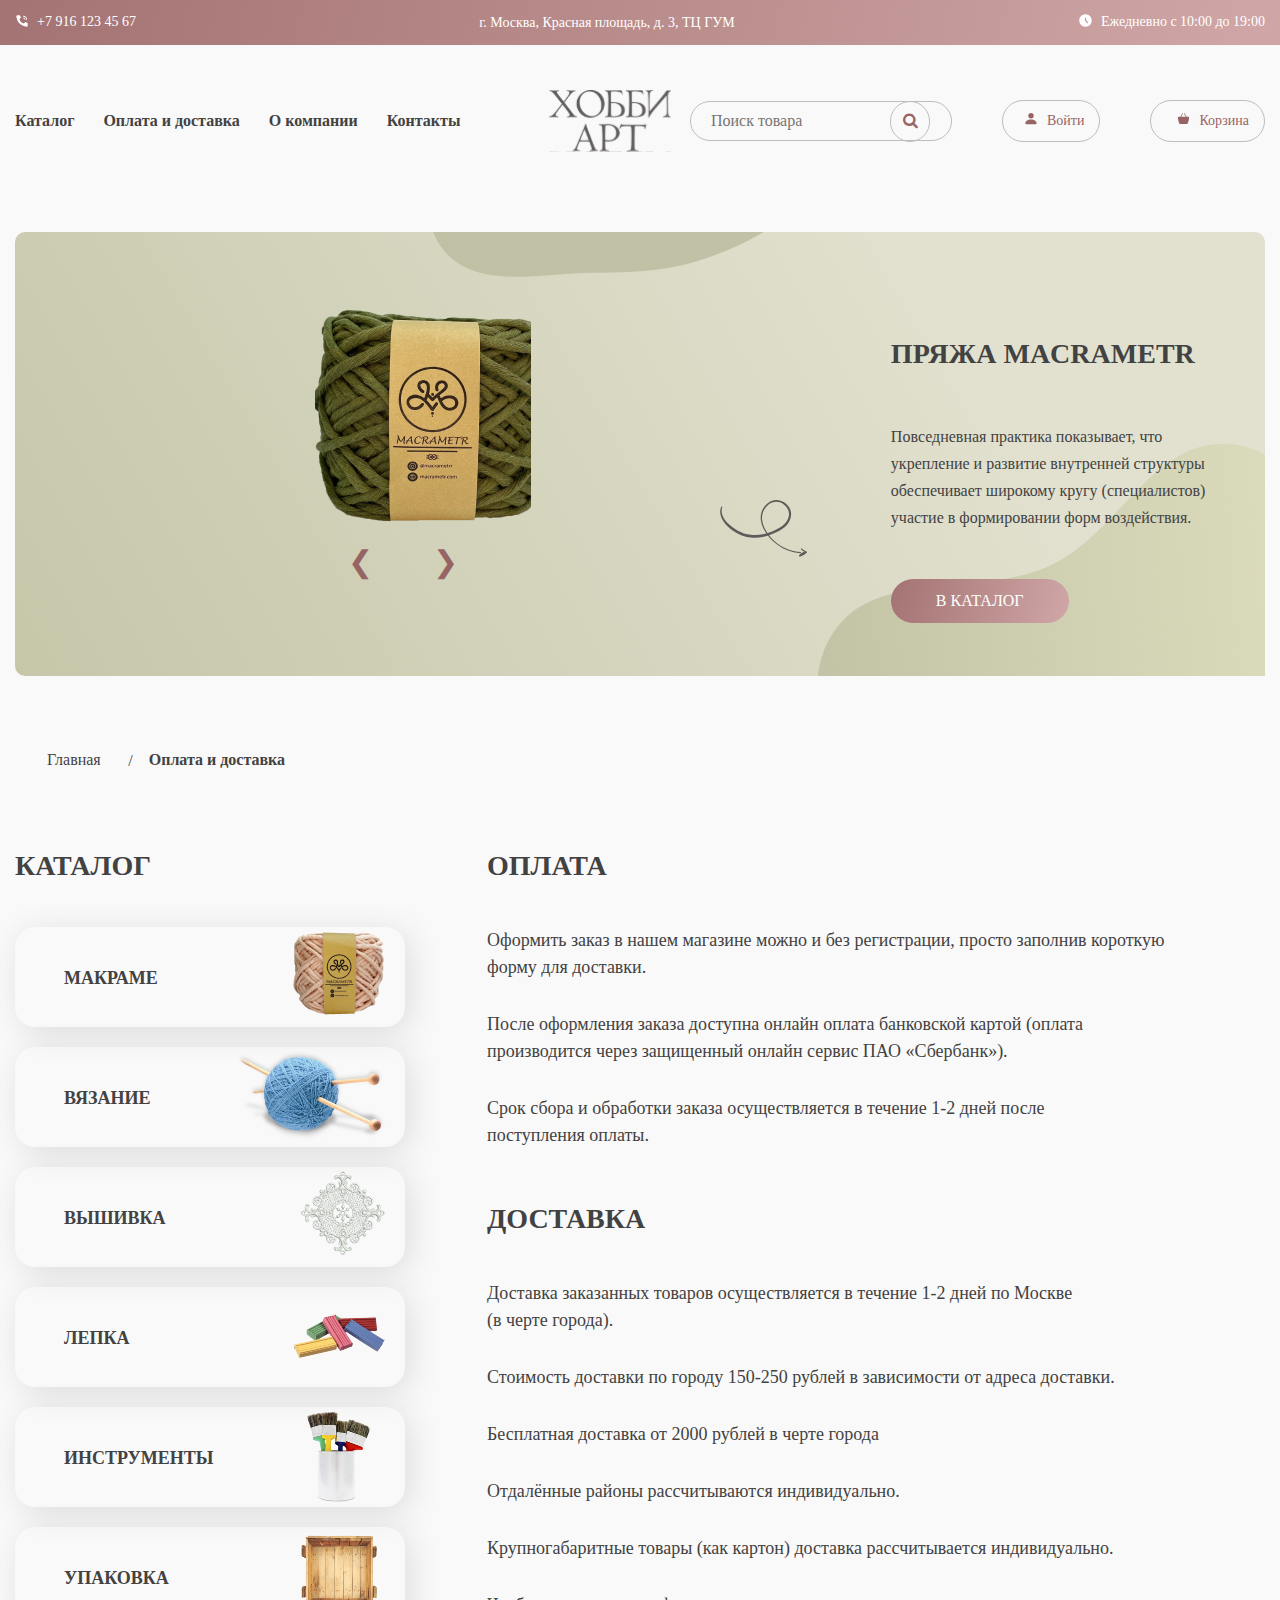
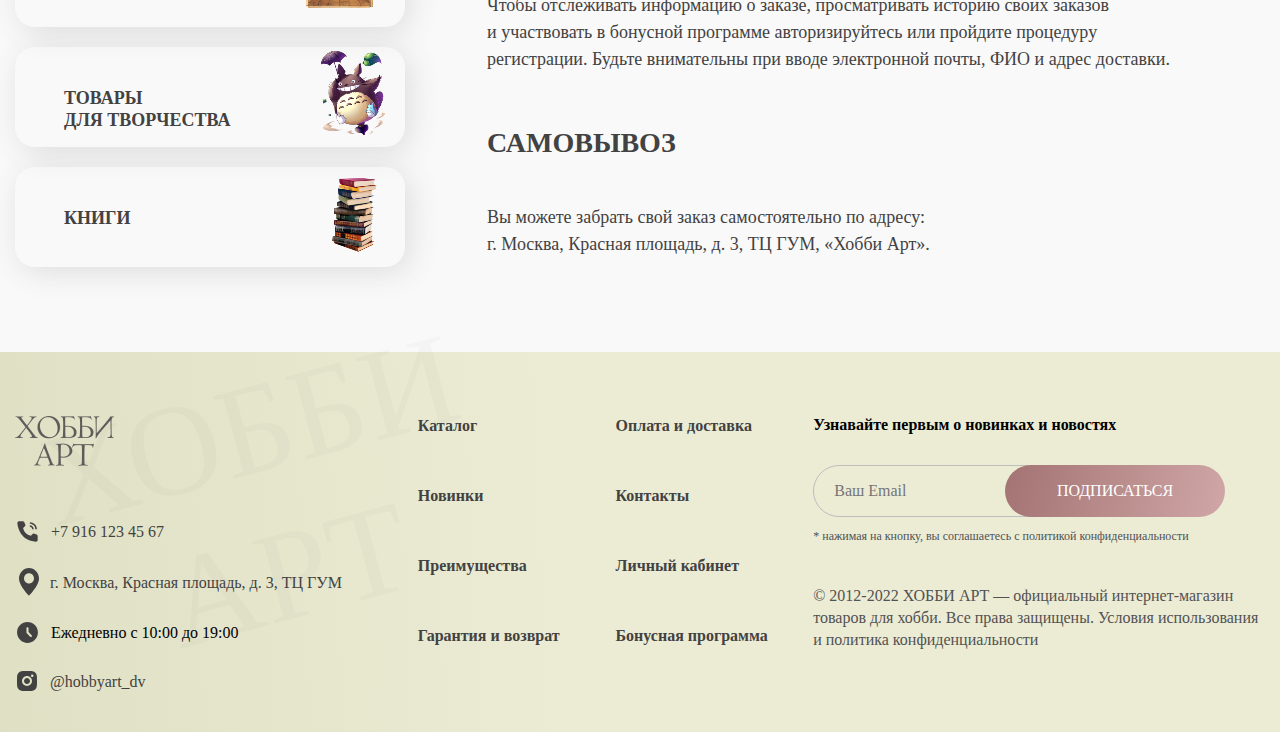
<file: delivery.html>
<!DOCTYPE html>
<html lang="ru">

<head>
    <meta charset="UTF-8">
    <meta http-equiv="X-UA-Compatible" content="IE=edge">
    <meta name="viewport" content="width=device-width, initial-scale=1.0">
    <link rel="shortcut icon" href="./img/favicon.png" type="image/x-icon">
    <link rel="stylesheet" href="https://maxcdn.bootstrapcdn.com/font-awesome/4.5.0/css/font-awesome.min.css">
    <script type="text/javascript" src="script/jquery-3.6.0.min.js"></script>
    <link rel="stylesheet" href="style/style.css">
    <title>Хобби Арт</title>
</head>

<body>
    <div class="wraper">
        <header>
            <div class="container">
                <!-- headr contact -->
                <div class="contact">
                    <div class="contact-tel"><a href="tel:+79161234567">+7 916 123 45 67</a></div>
                    <div class="map">
                        <p>г. Москва, Красная площадь, д. 3, ТЦ ГУМ</p>
                        <div class="map_active">
                            <iframe
                                src="https://yandex.ru/map-widget/v1/?um=constructor%3A02f424aadba21c93012746b5e1e4023c38959cf8f46565fa1e048c9eaa19129b&amp;source=constructor"
                                width="600" height="400" frameborder="0"></iframe>
                        </div>
                    </div>
                    <div class="contact-working_hours">Ежедневно с 10:00 до 19:00</div>
                </div>

                <section class="menu">
                    <nav class="main-nav">
                        <div class="nav-menu">
                            <ul class="nav-menu_list">
                                <li class="nav-menu_link"><a href="catalogue.html">Каталог</a></li>
                                <li class="nav-menu_link"><a href="delivery.html">Оплата и доставка</a></li>
                                <li class="nav-menu_link"><a href="company.html">О компании</a></li>
                                <li class="nav-menu_link"><a href="company.html">Контакты</a></li>
                            </ul>
                        </div>
                        <div class="nav-logo">
                            <a href="index.html"><img src="./svg/nav_logo.svg" alt="nav-logo"></a>
                        </div>
                        <div class="nav-acc">
                            <div class="nav-search">
                                <form action="" id="S" method="get">
                                    <input type="search" placeholder="Поиск товара" form="S">
                                    <button type="submit" form="S"></button>
                                </form>
                            </div>

                            <div class="nav-account button js-button-campaign"><a href="#">Войти</a>
                            </div>

                            <div class="overlay js-overlay-campaign">
                                <div class="popup js-popup-campaign">
                                    <h2>Войти в личный кабинет</h2>
                                    <form action="" id="acc_form">
                                        <ul>
                                            <li><input class="acc_email" type="email" name="user_email" form="acc_form"
                                                    placeholder="Email" required>
                                            </li>
                                            <li>
                                                <input id="acc_password" type="password" autocomplete="current-password"
                                                    form="acc_form" name="user_password" placeholder="Пароль">
                                            </li>
                                            <li>
                                                <input type="checkbox" id="remember" name="remember"
                                                    value="запомнить меня">
                                                <label for="remember">запомнить меня</label>
                                            </li>
                                            <li><a class="acc_button" href="account.html">Войти</a></li>
                                            <li><button class="acc_button" type="submit" form="acc_form"
                                                    value="forgot_psw">Забыли пароль?</button></li>
                                            <div class="js-button-campaign">
                                                <ul>
                                                    <li>
                                                        <p>Вы еще не зарегистрированы?</p>
                                                    </li>
                                                    <li>
                                                        <div class="js-button-reg"><a
                                                                class="acc_reg_link">Регистрация</a> </div>
                                                        <div class="overlay-reg js-overlay-reg">
                                                            <div class="popup-reg js-popup-campaign-reg">
                                                                <form action="" id="reg_form">
                                                                    <h2>регистрация</h2>
                                                                    <div class="reg_flex">

                                                                        <ul class="reg_list">
                                                                            <li><input type="text" form="reg_form"
                                                                                    name="user_name" placeholder="Имя"
                                                                                    required></li>
                                                                            <li><input type="text" form="reg_form"
                                                                                    name="user_surename"
                                                                                    placeholder="Фамилия" required></li>
                                                                            <li> <input type="text" form="reg_form"
                                                                                    name="user_fathername"
                                                                                    placeholder="Отчество"></li>
                                                                            <li><input type="number" form="reg_form"
                                                                                    name="user_phone"
                                                                                    placeholder="Телефон" required></li>
                                                                        </ul>

                                                                        <ul class="reg_list">
                                                                            <li><input class="reg_email" type="email"
                                                                                    name="user_email" form="reg_form"
                                                                                    placeholder="Email" required></li>
                                                                            <li> <input type="text" form="reg_form"
                                                                                    name="adrres" placeholder="Адрес">
                                                                            </li>
                                                                            <li><input id="reg_password" type="password"
                                                                                    autocomplete="current-password"
                                                                                    form="user_form"
                                                                                    name="user_password"
                                                                                    placeholder="Придумайте пароль">
                                                                            </li>
                                                                            <li><input id="reg_password_confirm"
                                                                                    type="password"
                                                                                    autocomplete="current-password"
                                                                                    form="user_form"
                                                                                    name="confirm_password"
                                                                                    placeholder="Повторите пароль"></li>
                                                                        </ul>

                                                                    </div>
                                                                    <button class="reg_button" type="submit"
                                                                        name="save_reg"
                                                                        form="reg_form">зарегистрироваться</button>
                                                                </form>
                                                                <div class="close-popup-reg js-close-campaign-reg">
                                                                </div>
                                                            </div>
                                                        </div>

                                                    </li>
                                                </ul>
                                            </div>
                                        </ul>
                                    </form>
                                    <div class="close-popup js-close-campaign"></div>
                                </div>
                            </div>

                            <div class="nav-basket"><a href="basket.html">Корзина</a></div>
                        </div>
                    </nav>
                </section>
            </div>
        </header>

        <!-- Main -->

        <main>
            <div class="container">
                <!-- advertisement -->
                <section class="advertisement">
                    <div class="adv">
                        <div class="adv_slider">
                            <div class="item">
                                <img src="./img/adv_slider/01.png">
                            </div>
                            <div class="item">
                                <img src="./img/adv_slider/02.png">
                            </div>
                            <div class="item">
                                <img src="./img/adv_slider/03.png">
                            </div>
                            <div class="btn">
                                <div> <a class="previous" onclick="previousSlide()">&#10094;</a>
                                </div>
                                <div><a class="next" onclick="nextSlide()">&#10095;</a></div>
                            </div>
                        </div>
                        <div class="adv_body">
                            <h1 class="title">Пряжа Macrametr</h1>
                            <div class="adv_text">Повседневная практика показывает, что укрепление и развитие внутренней
                                структуры обеспечивает широкому кругу (специалистов) участие в формировании форм
                                воздействия.</div>
                            <div class="adv_button">
                                <a href="catalogue.html">В каталог</a>
                            </div>
                        </div>
                        <img class="vector_1" src="./img/advertisement/Vector_01.png" alt="vector_1">
                        <img class="vector_2" src="./img/advertisement/Vector_02.png" alt="vector_2">
                        <img class="arrow" src="./svg/advertisement/02_arrow.svg" alt="arrow">
                    </div>
                </section>
                <!-- breadcrumb -->
                <ul id="breadcrumbs">
                    <li><a href="index.html">Главная</a></li>
                    <li><a href="delivery.html" class="current">Оплата и доставка</a>
                    <li>
                </ul>

                <div class="container_flex">
                    <aside class="aside_catalogue">
                        <h1 class="aside_text">каталог</h1>

                        <a href="catalogue.html">
                            <div class="aside_block">
                                <h2>Макраме</h2>
                                <img src="./img/aside_catalogue/01.png" alt="Макраме">
                            </div>
                        </a>

                        <a href="catalogue.html">
                            <div class="aside_block">
                                <h2>Вязание</h2>
                                <img src="./img/aside_catalogue/02.png" alt="Макраме">
                            </div>
                        </a>

                        <a href="catalogue.html">
                            <div class="aside_block">
                                <h2>Вышивка</h2>
                                <img src="./img/aside_catalogue/03.png" alt="Вышивка">
                            </div>
                        </a>

                        <a href="catalogue.html">
                            <div class="aside_block">
                                <h2>Лепка</h2>
                                <img src="./img/aside_catalogue/04.png" alt="Лепка">
                            </div>
                        </a>

                        <a href="catalogue.html">
                            <div class="aside_block">
                                <h2>Инструменты</h2>
                                <img src="./img/aside_catalogue/05.png" alt="Инструменты">
                            </div>
                        </a>

                        <a href="catalogue.html">
                            <div class="aside_block">
                                <h2>Упаковка</h2>
                                <img src="./img/aside_catalogue/06.png" alt="Упаковка">
                            </div>
                        </a>

                        <a href="catalogue.html">
                            <div class="aside_block">
                                <h2>Товары <br>для творчества</h2>
                                <img src="./img/aside_catalogue/07.png" alt="Товары для творчества">
                            </div>
                        </a>

                        <a href="catalogue.html">
                            <div class="aside_block">
                                <h2>Книги</h2>
                                <img src="./img/aside_catalogue/08.png" alt="книги">
                            </div>
                        </a>
                    </aside>

                    <section class="delivery">
                        <h1 class="delivery_text_big dtb">оплата</h1>
                        <p class="delivery_text_small">Оформить заказ в нашем магазине можно и без регистрации, просто
                            заполнив короткую <br>форму для доставки.</p>
                        <p class="delivery_text_small">После оформления заказа доступна онлайн оплата банковской картой
                            (оплата <br>производится через защищенный онлайн сервис ПАО «Сбербанк»).</p>
                        <p class="delivery_text_small">Срок сбора и обработки заказа осуществляется в течение 1-2 дней
                            после <br>поступления оплаты.</p>

                        <h1 class="delivery_text_big">доставка</h1>
                        <p class="delivery_text_small">Доставка заказанных товаров осуществляется в течение 1-2 дней по
                            Москве <br>(в черте города).
                        </p>
                        <p class="delivery_text_small">Стоимость доставки по городу 150-250 рублей в зависимости
                            от адреса доставки.</p>
                        <p class="delivery_text_small">Бесплатная доставка от 2000 рублей в черте города</p>
                        <p class="delivery_text_small">Отдалённые районы рассчитываются индивидуально.</p>
                        <p class="delivery_text_small">Крупногабаритные товары (как картон) доставка рассчитывается
                            индивидуально.</p>
                        <p class="delivery_text_small">Чтобы отслеживать информацию о заказе, просматривать историю
                            своих заказов <br>и участвовать в бонусной программе авторизируйтесь или пройдите процедуру
                            <br>регистрации. Будьте внимательны при вводе электронной почты, ФИО и адрес доставки.</p>

                        <h1 class="delivery_text_big">самовывоз</h1>
                        <p class="delivery_text_small">Вы можете забрать свой заказ самостоятельно по адресу: <br>г.
                            Москва, Красная площадь, д. 3, ТЦ ГУМ, «Хобби Арт».</p>
                    </section>
                </div>
            </div>
        </main>


        <!-- Footer -->
        <footer>
            <div class="container">
                <div class="footer_flex">
                    <p class="footer_text">ХОББИ <br>АРТ</p>
                    <div class="footer_contact">
                        <img src="./img/footer/logo.png" alt="logo">
                        <ul class="footer_list">
                            <li class="footer_tel"><a href="tel:+79161234567">+7 916 123 45 67</a></li>
                            <li class="footer_adress"><a href="https://yandex.ru/maps/-/CCUJZBB3GC" target="_blank">г.
                                    Москва, Красная площадь, д. 3, ТЦ ГУМ</a></li>
                            <li class="footer_time">Ежедневно с 10:00 до 19:00</li>
                            <li class="footer_insta"><a href="https://instanavigation.com/ru/profile/hobbyart_dv"
                                    target="_blank">@hobbyart_dv</a></li>
                        </ul>
                    </div>

                    <div class="footer_menu">
                        <ul>
                            <li><a href="catalogue.html">Каталог</a></li>
                            <li><a href="index.html#new">Новинки</a></li>
                            <li><a href="index.html#advantages">Преимущества</a></li>
                            <li><a href="waranty.html">Гарантия и возврат</a></li>
                        </ul>
                    </div>

                    <div class="footer_menu">
                        <ul>
                            <li><a href="delivery.html">Оплата и доставка</a></li>
                            <li><a href="company.html">Контакты</a></li>
                            <li><a href="account.html">Личный кабинет</a></li>
                            <li><a href="bonus.html">Бонусная программа</a></li>
                        </ul>
                    </div>

                    <div class="footer_mailing">
                        <p>Узнавайте первым о новинках и новостях</p>
                        <form action="" method="get" id="mailing">
                            <input type="email" name="email_mailing" form="mailing" placeholder="Ваш Email">
                            <button class="footer_button" type="submit" form="mailing"
                                value="aprove">подписаться</button>
                            <p class="footer_mailing_attention">* нажимая на кнопку, вы соглашаетесь с политикой
                                конфиденциальности</p>
                            <p class="footer_mailing_copyright">© 2012-2022 ХОББИ АРТ — официальный интернет-магазин
                                товаров для хобби. Все права защищены. Условия использования и политика
                                конфиденциальности</p>
                        </form>
                    </div>
                </div>
            </div>
        </footer>
    </div>
    <script src="script/account_popup.js"></script>
    <script src="script/script.js"></script>
</body>

</html>
</file>
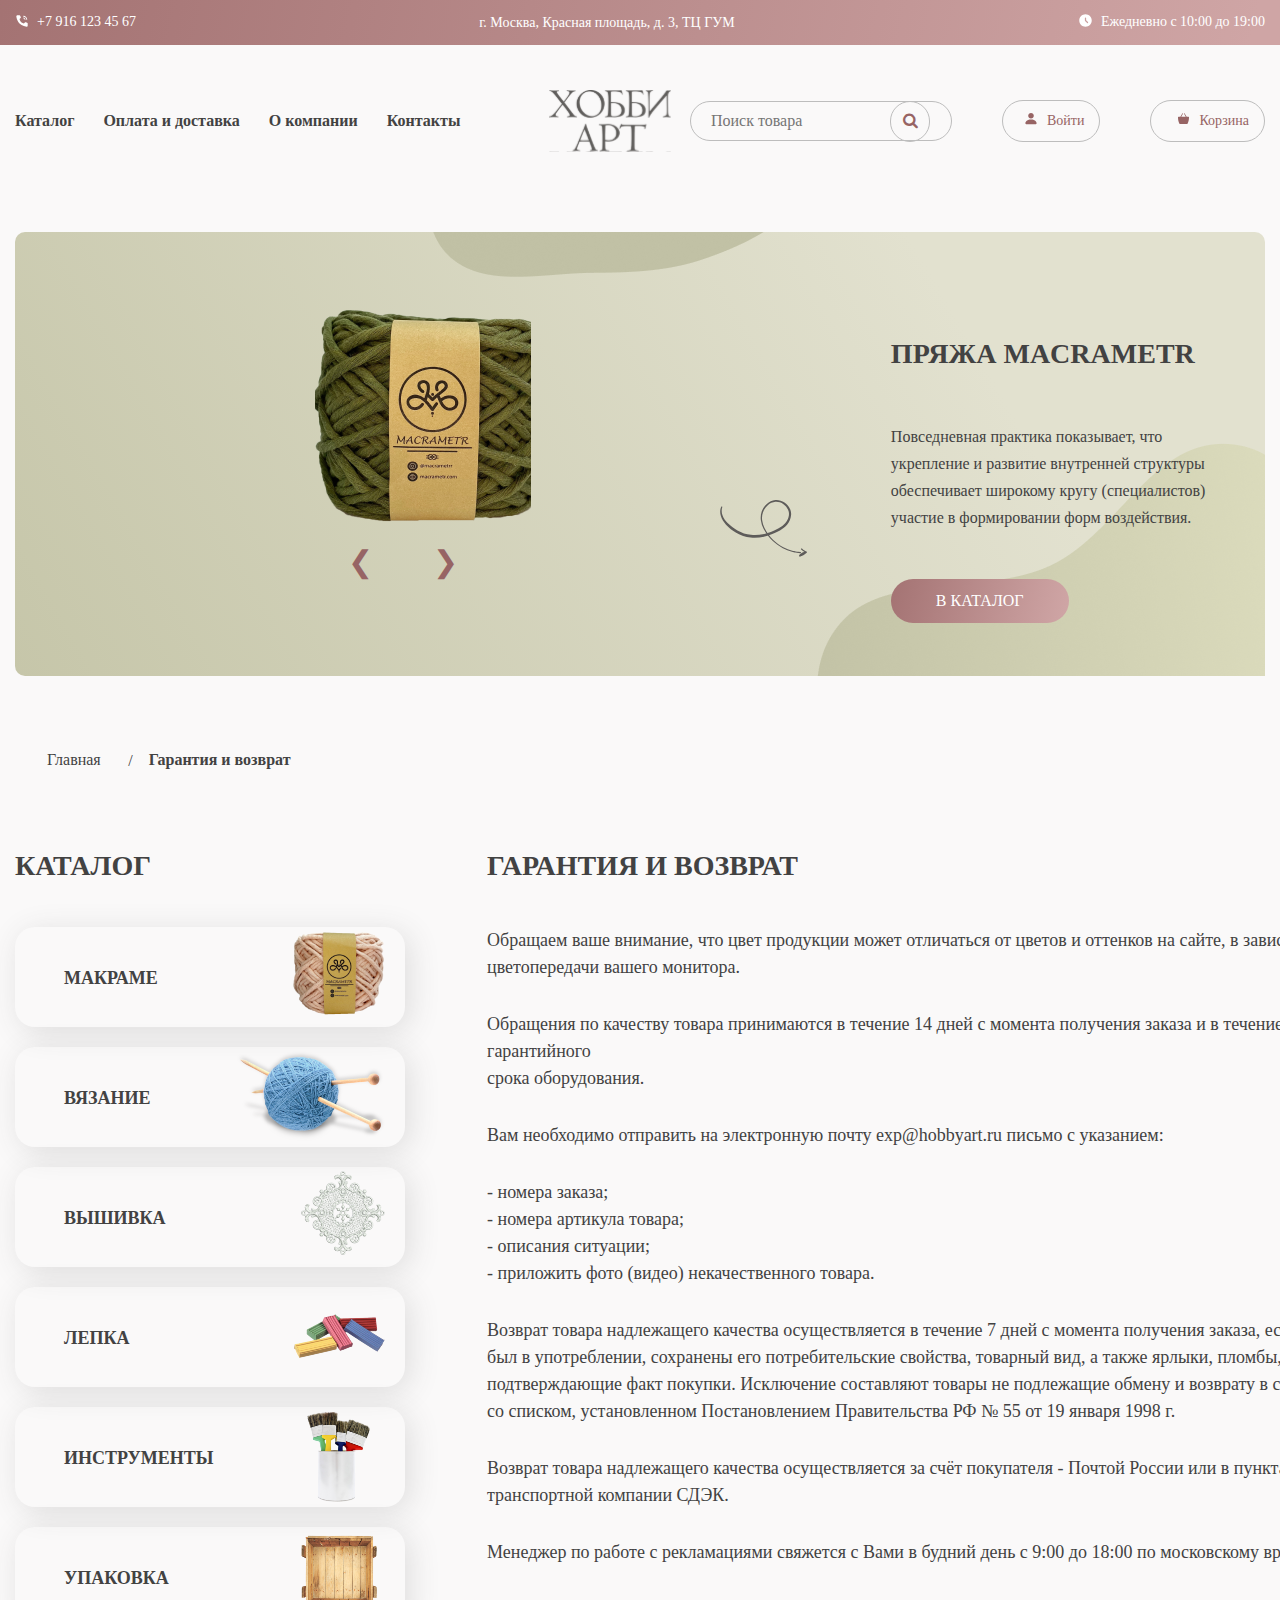
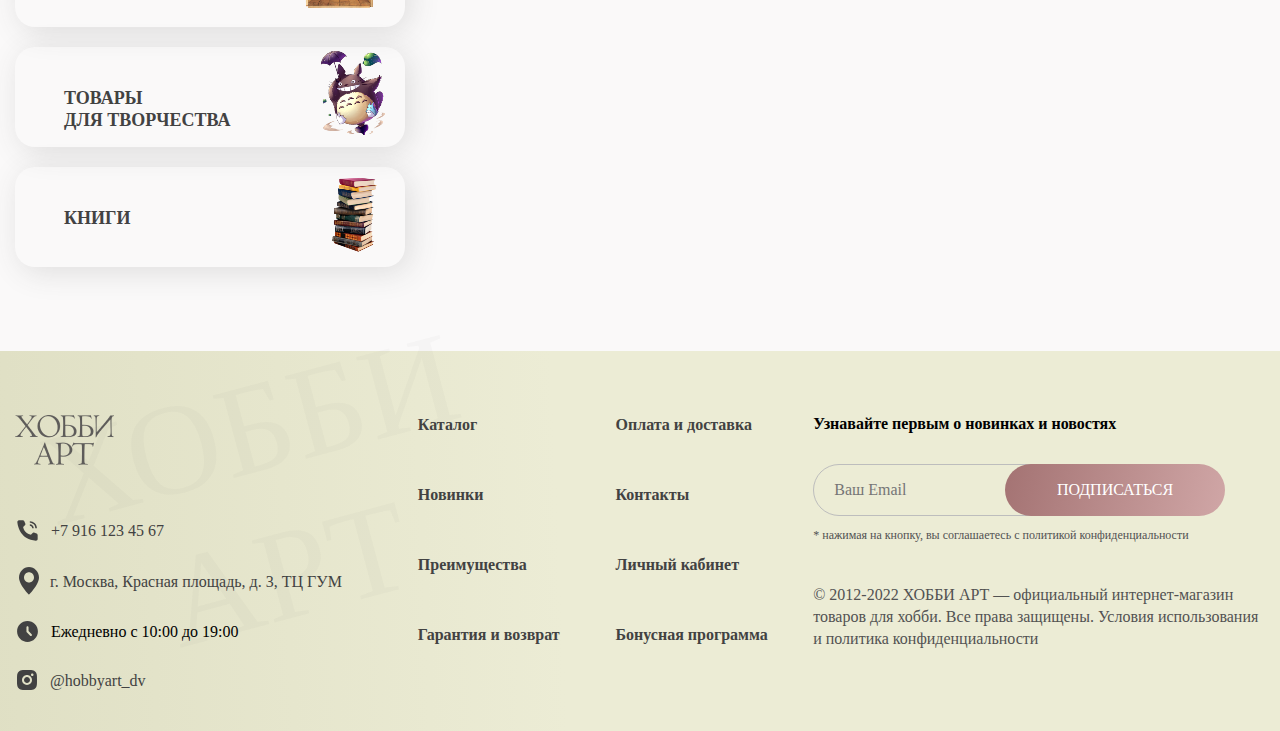
<file: waranty.html>
<!DOCTYPE html>
<html lang="ru">

<head>
    <meta charset="UTF-8">
    <meta http-equiv="X-UA-Compatible" content="IE=edge">
    <meta name="viewport" content="width=device-width, initial-scale=1.0">
    <link rel="shortcut icon" href="./img/favicon.png" type="image/x-icon">
    <link rel="stylesheet" href="https://maxcdn.bootstrapcdn.com/font-awesome/4.5.0/css/font-awesome.min.css">
    <script type="text/javascript" src="script/jquery-3.6.0.min.js"></script>
    <link rel="stylesheet" href="style/style.css">
    <title>Хобби Арт</title>
</head>

<body>
    <div class="wraper">
        <header>
            <div class="container">
                <!-- headr contact -->
                <div class="contact">
                    <div class="contact-tel"><a href="tel:+79161234567">+7 916 123 45 67</a></div>
                    <div class="map">
                        <p>г. Москва, Красная площадь, д. 3, ТЦ ГУМ</p>
                        <div class="map_active">
                            <iframe
                                src="https://yandex.ru/map-widget/v1/?um=constructor%3A02f424aadba21c93012746b5e1e4023c38959cf8f46565fa1e048c9eaa19129b&amp;source=constructor"
                                width="600" height="400" frameborder="0"></iframe>
                        </div>
                    </div>
                    <div class="contact-working_hours">Ежедневно с 10:00 до 19:00</div>
                </div>

                <section class="menu">
                    <nav class="main-nav">
                        <div class="nav-menu">
                            <ul class="nav-menu_list">
                                <li class="nav-menu_link"><a href="catalogue.html">Каталог</a></li>
                                <li class="nav-menu_link"><a href="delivery.html">Оплата и доставка</a></li>
                                <li class="nav-menu_link"><a href="company.html">О компании</a></li>
                                <li class="nav-menu_link"><a href="company.html">Контакты</a></li>
                            </ul>
                        </div>
                        <div class="nav-logo">
                            <a href="index.html"><img src="./svg/nav_logo.svg" alt="nav-logo"></a>
                        </div>
                        <div class="nav-acc">
                            <div class="nav-search">
                                <form action="" id="S" method="get">
                                    <input type="search" placeholder="Поиск товара" form="S">
                                    <button type="submit" form="S"></button>
                                </form>
                            </div>

                            <div class="nav-account button js-button-campaign"><a href="#">Войти</a>
                            </div>

                            <div class="overlay js-overlay-campaign">
                                <div class="popup js-popup-campaign">
                                    <h2>Войти в личный кабинет</h2>
                                    <form action="" id="acc_form">
                                        <ul>
                                            <li><input class="acc_email" type="email" name="user_email" form="acc_form"
                                                    placeholder="Email" required>
                                            </li>
                                            <li>
                                                <input id="acc_password" type="password" autocomplete="current-password"
                                                    form="acc_form" name="user_password" placeholder="Пароль">
                                            </li>
                                            <li>
                                                <input type="checkbox" id="remember" name="remember"
                                                    value="запомнить меня">
                                                <label for="remember">запомнить меня</label>
                                            </li>
                                            <li><a class="acc_button" href="account.html">Войти</a></li>
                                            <li><button class="acc_button" type="submit" form="acc_form"
                                                    value="forgot_psw">Забыли пароль?</button></li>
                                            <div class="js-button-campaign">
                                                <ul>
                                                    <li>
                                                        <p>Вы еще не зарегистрированы?</p>
                                                    </li>
                                                    <li>
                                                        <div class="js-button-reg"><a
                                                                class="acc_reg_link">Регистрация</a> </div>
                                                        <div class="overlay-reg js-overlay-reg">
                                                            <div class="popup-reg js-popup-campaign-reg">
                                                                <form action="" id="reg_form">
                                                                    <h2>регистрация</h2>
                                                                    <div class="reg_flex">

                                                                        <ul class="reg_list">
                                                                            <li><input type="text" form="reg_form"
                                                                                    name="user_name" placeholder="Имя"
                                                                                    required></li>
                                                                            <li><input type="text" form="reg_form"
                                                                                    name="user_surename"
                                                                                    placeholder="Фамилия" required></li>
                                                                            <li> <input type="text" form="reg_form"
                                                                                    name="user_fathername"
                                                                                    placeholder="Отчество"></li>
                                                                            <li><input type="number" form="reg_form"
                                                                                    name="user_phone"
                                                                                    placeholder="Телефон" required></li>
                                                                        </ul>

                                                                        <ul class="reg_list">
                                                                            <li><input class="reg_email" type="email"
                                                                                    name="user_email" form="reg_form"
                                                                                    placeholder="Email" required></li>
                                                                            <li> <input type="text" form="reg_form"
                                                                                    name="adrres" placeholder="Адрес">
                                                                            </li>
                                                                            <li><input id="reg_password" type="password"
                                                                                    autocomplete="current-password"
                                                                                    form="user_form"
                                                                                    name="user_password"
                                                                                    placeholder="Придумайте пароль">
                                                                            </li>
                                                                            <li><input id="reg_password_confirm"
                                                                                    type="password"
                                                                                    autocomplete="current-password"
                                                                                    form="user_form"
                                                                                    name="confirm_password"
                                                                                    placeholder="Повторите пароль"></li>
                                                                        </ul>

                                                                    </div>
                                                                    <button class="reg_button" type="submit"
                                                                        name="save_reg"
                                                                        form="reg_form">зарегистрироваться</button>
                                                                </form>
                                                                <div class="close-popup-reg js-close-campaign-reg">
                                                                </div>
                                                            </div>
                                                        </div>

                                                    </li>
                                                </ul>
                                            </div>
                                        </ul>
                                    </form>
                                    <div class="close-popup js-close-campaign"></div>
                                </div>
                            </div>

                            <div class="nav-basket"><a href="basket.html">Корзина</a></div>
                        </div>
                    </nav>
                </section>
            </div>
        </header>

        <!-- Main -->

        <main>
            <div class="container">
                <!-- advertisement -->
                <section class="advertisement">
                    <div class="adv">
                        <div class="adv_slider">
                            <div class="item">
                                <img src="./img/adv_slider/01.png">
                            </div>
                            <div class="item">
                                <img src="./img/adv_slider/02.png">
                            </div>
                            <div class="item">
                                <img src="./img/adv_slider/03.png">
                            </div>
                            <div class="btn">
                                <div> <a class="previous" onclick="previousSlide()">&#10094;</a>
                                </div>
                                <div><a class="next" onclick="nextSlide()">&#10095;</a></div>
                            </div>
                        </div>
                        <div class="adv_body">
                            <h1 class="title">Пряжа Macrametr</h1>
                            <div class="adv_text">Повседневная практика показывает, что укрепление и развитие внутренней
                                структуры обеспечивает широкому кругу (специалистов) участие в формировании форм
                                воздействия.</div>
                            <div class="adv_button">
                                <a href="catalogue.html">В каталог</a>
                            </div>
                        </div>
                        <img class="vector_1" src="./img/advertisement/Vector_01.png" alt="vector_1">
                        <img class="vector_2" src="./img/advertisement/Vector_02.png" alt="vector_2">
                        <img class="arrow" src="./svg/advertisement/02_arrow.svg" alt="arrow">
                    </div>
                </section>
                <!-- breadcrumb -->
                <ul id="breadcrumbs">
                    <li><a href="index.html">Главная</a></li>
                    <li><a href="waranty.html" class="current">Гарантия и возврат</a>
                    <li>
                </ul>

                <div class="container_flex">
                    <aside class="aside_catalogue">
                        <h1 class="aside_text">каталог</h1>

                        <a href="catalogue.html">
                            <div class="aside_block">
                                <h2>Макраме</h2>
                                <img src="./img/aside_catalogue/01.png" alt="Макраме">
                            </div>
                        </a>

                        <a href="catalogue.html">
                            <div class="aside_block">
                                <h2>Вязание</h2>
                                <img src="./img/aside_catalogue/02.png" alt="Макраме">
                            </div>
                        </a>

                        <a href="catalogue.html">
                            <div class="aside_block">
                                <h2>Вышивка</h2>
                                <img src="./img/aside_catalogue/03.png" alt="Вышивка">
                            </div>
                        </a>

                        <a href="catalogue.html">
                            <div class="aside_block">
                                <h2>Лепка</h2>
                                <img src="./img/aside_catalogue/04.png" alt="Лепка">
                            </div>
                        </a>

                        <a href="catalogue.html">
                            <div class="aside_block">
                                <h2>Инструменты</h2>
                                <img src="./img/aside_catalogue/05.png" alt="Инструменты">
                            </div>
                        </a>

                        <a href="catalogue.html">
                            <div class="aside_block">
                                <h2>Упаковка</h2>
                                <img src="./img/aside_catalogue/06.png" alt="Упаковка">
                            </div>
                        </a>

                        <a href="catalogue.html">
                            <div class="aside_block">
                                <h2>Товары <br>для творчества</h2>
                                <img src="./img/aside_catalogue/07.png" alt="Товары для творчества">
                            </div>
                        </a>

                        <a href="catalogue.html">
                            <div class="aside_block">
                                <h2>Книги</h2>
                                <img src="./img/aside_catalogue/08.png" alt="книги">
                            </div>
                        </a>
                    </aside>

                    <section class="delivery">
                        <h1 class="delivery_text_big dtb">гарантия и возврат</h1>
                        <p class="delivery_text_small">Обращаем ваше внимание, что цвет продукции может отличаться от
                            цветов и оттенков на сайте, в зависимости от <br>цветопередачи вашего монитора.
                        </p>
                        <p class="delivery_text_small">Обращения по качеству товара принимаются в течение 14 дней с
                            момента получения заказа и в течение гарантийного <br>срока оборудования.
                        </p>
                        <p class="delivery_text_small">Вам необходимо отправить на электронную почту exp@hobbyart.ru
                            письмо с указанием:
                        </p>
                        <p class="delivery_text_small"> - номера заказа;
                            <br> - номера артикула товара;
                            <br> - описания ситуации;
                            <br> - приложить фото (видео) некачественного товара.
                        </p>
                        <p class="delivery_text_small">Возврат товара надлежащего качества осуществляется в течение 7
                            дней с момента получения заказа, если товар не был в употреблении, сохранены его
                            потребительские свойства, товарный вид, а также ярлыки, пломбы, документы, подтверждающие
                            факт покупки. Исключение составляют товары не подлежащие обмену и возврату в соответствии со
                            списком, установленном Постановлением Правительства РФ № 55 от 19 января 1998 г. </p>
                        <p class="delivery_text_small">Возврат товара надлежащего качества осуществляется за счёт
                            покупателя - Почтой России или в пунктах выдачи транспортной компании СДЭК.
                        </p>
                        <p class="delivery_text_small">Менеджер по работе с рекламациями свяжется с Вами в будний день с
                            9:00 до 18:00 по московскому времени.</p>
                    </section>
                </div>
            </div>
        </main>

        <!-- Footer -->
        <footer>
            <div class="container">
                <div class="footer_flex">
                    <p class="footer_text">ХОББИ <br>АРТ</p>
                    <div class="footer_contact">
                        <img src="./img/footer/logo.png" alt="logo">
                        <ul class="footer_list">
                            <li class="footer_tel"><a href="tel:+79161234567">+7 916 123 45 67</a></li>
                            <li class="footer_adress"><a href="https://yandex.ru/maps/-/CCUJZBB3GC" target="_blank">г.
                                    Москва, Красная площадь, д. 3, ТЦ ГУМ</a></li>
                            <li class="footer_time">Ежедневно с 10:00 до 19:00</li>
                            <li class="footer_insta"><a href="https://instanavigation.com/ru/profile/hobbyart_dv"
                                    target="_blank">@hobbyart_dv</a></li>
                        </ul>
                    </div>

                    <div class="footer_menu">
                        <ul>
                            <li><a href="catalogue.html">Каталог</a></li>
                            <li><a href="index.html#new">Новинки</a></li>
                            <li><a href="index.html#advantages">Преимущества</a></li>
                            <li><a href="waranty.html">Гарантия и возврат</a></li>
                        </ul>
                    </div>

                    <div class="footer_menu">
                        <ul>
                            <li><a href="delivery.html">Оплата и доставка</a></li>
                            <li><a href="company.html">Контакты</a></li>
                            <li><a href="account.html">Личный кабинет</a></li>
                            <li><a href="bonus.html">Бонусная программа</a></li>
                        </ul>
                    </div>

                    <div class="footer_mailing">
                        <p>Узнавайте первым о новинках и новостях</p>
                        <form action="" method="get" id="mailing">
                            <input type="email" name="email_mailing" form="mailing" placeholder="Ваш Email">
                            <button class="footer_button" type="submit" form="mailing"
                                value="aprove">подписаться</button>
                            <p class="footer_mailing_attention">* нажимая на кнопку, вы соглашаетесь с политикой
                                конфиденциальности</p>
                            <p class="footer_mailing_copyright">© 2012-2022 ХОББИ АРТ — официальный интернет-магазин
                                товаров для хобби. Все права защищены. Условия использования и политика
                                конфиденциальности</p>
                        </form>
                    </div>
                </div>
            </div>
        </footer>
    </div>
    <script src="script/account_popup.js"></script>
    <script src="script/script.js"></script>
</body>

</html>
</file>
<file: style/style.css>
/* Обнуление стилей */
html, body, body div, span, label, h1, h2, h3, h4, h5, h6, p, a, em, font, img,
s, small, strike, strong, sub, sup, b, u, i, dl, dt, dd, ol, ul, li, button,
form, fieldset, article, aside, footer, header, nav, section, input, textarea {
	margin: 0;
	padding: 0;
	border: none;
	outline: none;
	background: none;
	list-style: none;
	font-family: 'Montserrat';
	font-size: 16px;
}

html * {
	max-height: 1000000px;
}

:focus,
:active {
	outline: none;
}

body {
	height: 100%;
	width: 100%;
}

html {
	height: 100%;
	width: 100%;
}

input,
button,
textarea {
	font-family: inherit;
}

input::-ms-clear {
	display: none;
}

a {
	cursor: pointer;
}

button {
	cursor: pointer;
}

button::-moz-focus-inner {
	padding: 0;
	border: 0;
}

a,
a:visited {
	text-decoration: none;
}

a:hover {
	text-decoration: none;
}

ul li {
	list-style: none;
}

img {
	vertical-align: top;
}

/* ------------------------------------------- */

/* ==========================
=========MAIN PAGE===========
========================== */

.wraper {
	min-height: 100%;
	display: flex;
	flex-direction: column;
	overflow: hidden;
	background: #FAF9F9;
}

.container {
	max-width: 1620px;
	display: flex;
	flex-direction: column;
	box-sizing: content-box;
	margin: 0 auto;
	padding: 0 15px 0;
}

/* Header */

header {
	background: linear-gradient(102.48deg, #976464 -29.03%, #CFA5A5 97.75%);
	background-repeat: no-repeat;
	background-size: 100% 45px;
	background-position: 100% 0%;
}

.contact {
	display: flex;
	flex-direction: row;
	justify-content: space-between;
	align-items: center;
	height: 45px;
}

.contact * {
	font-size: 14px;
	line-height: 17px;
	color: white;
	text-decoration: none;
}

.contact *::before {
	vertical-align: middle;
	padding-right: 8px;
}

.contact-tel::before {
	content: url('../svg/header/01_phone.svg');
}

.contact-adress::before {
	content: url('../svg/header/02_map.svg');
}

.contact-working_hours::before {
	content: url('../svg/header/03_clock.svg');
}

.map p {
	cursor: pointer;
}

.map {
	position: relative;
}

.map_active {
	display: none;
	position: absolute;
	top: 15px;
	left: -130px;
	border: 1px solid #CFA5A5;
}

.map_active iframe {
	display: block;
}

.map:hover .map_active {
	display: block;
	z-index: 3000;

}

/* MAIN */

main {
	flex: 1 1 auto;
}

/* menu */
.main-nav {
	display: flex;
	justify-content: space-between;
	align-items: center;
	margin: 45px auto 80px;
}

.nav-menu ul li {
	display: inline-block;
}

.nav-menu ul li:not(:last-child) {
	margin-right: 25px;
}

.nav-menu ul li a:hover {
	border-bottom: 1.5px solid #976464;
}

.nav-menu ul li a {
	font-weight: 600;
	line-height: 20px;
	color: #424242;
}

.nav-logo {
	margin-left: 70px;
}

.nav-acc {
	display: flex;
	flex-direction: row;
	justify-content: space-between;
	align-items: center;
	position: relative;
}

.nav-basket {
	margin-left: 50px;
	padding: 10px 15px 11px 25px;
	border: 1px solid #BDBDBD;
	border-radius: 46px;
}

.nav-account {
	margin-left: 50px;
	padding: 10px 15px 11px 20px;
	border: 1px solid #BDBDBD;
	border-radius: 46px;
}

.nav-account a,
.nav-basket a {
	font-size: 14px;
	line-height: 17px;
	color: #976464;
}

.nav-basket:hover,
.nav-account:hover,
input:hover {
	border-color: #976464;
}

/* ======POPUP======= */

/* acc poup */
.overlay {
	position: absolute;
	width: 100%;
	height: 100vh;
	top: 0;
	left: 0;
	display: none;
	z-index: 3000;
}

.popup {
	position: absolute;
	width: 500px;
	height: 500px;
	left: 50%;
	top: 35%;
	transform: translate(-50%, -50%);
	box-sizing: border-box;
	background: #FFFFFF;
	box-shadow: 0px 0px 30px rgba(68, 68, 68, 0.05);
	border: 1px solid #BDBDBD;
	border-radius: 20px;
	z-index: 3000;
}

.close-popup {
	position: absolute;
	top: 15px;
	right: 15px;
	width: 23px;
	height: 23px;
	cursor: pointer;
	z-index: 3000;
}

.close-popup:before {
	content: '';
	background-color: #976464;
	position: absolute;
	height: 2px;
	width: 31px;
	top: 20px;
	left: -25px;
	transform: rotate(-45deg);
	z-index: 3000;
}

.close-popup:after {
	content: '';
	background-color: #976464;
	position: absolute;
	height: 2px;
	width: 31px;
	top: 20px;
	transform: rotate(45deg);
	left: -25px;
	z-index: 3000;
}

.overlay h2 {
	font-weight: 600;
	font-size: 28px;
	line-height: 34px;
	padding: 60px 0 40px;
	text-align: center;
	color: #424242;
}

.overlay li {
	text-align: center;
	margin-bottom: 20px;
}

.acc_button_list {
	display: flex;
	flex-direction: row;
	justify-content: space-evenly;
}

.acc_button {
	font-size: 16px;
	line-height: 20px;
	color: #424242;
}

.acc_button:hover {
	color: #976464;
}


.overlay div p {

	padding-top: 30px;
	font-size: 16px;
	line-height: 20px;
	text-align: center;
	color: #424242;
}

.acc_reg_link {
	padding: 10px;
	font-weight: 600;
	font-size: 16px;
	line-height: 24px;
	text-transform: uppercase;
	color: #BDBDBD;
	margin-top: 20px;
	width: 217px;
	height: 50px;
	border: 1px solid #BDBDBD;
	border-radius: 49px;
}

.acc_reg_link:hover {
	border-color: #976464;
	color: #976464;
	;
}

/* registration poup */
/* ================= */

.overlay-reg h2 {
	font-weight: 600;
	font-size: 28px;
	line-height: 34px;
	padding: 40px 40px 20px;
	text-align: left;
	color: #424242;
	text-transform: capitalize;
}

.overlay-reg {
	position: absolute;
	width: 100%;
	height: 100vh;
	top: 0;
	left: 0;
	display: none;
	z-index: 4000;
}

.popup-reg {
	position: absolute;
	width: 800px;
	height: 510px;
	left: 20%;
	top: 29%;
	transform: translate(-50%, -50%);
	box-sizing: border-box;
	background: #FFFFFF;
	box-shadow: 0px 0px 30px rgba(68, 68, 68, 0.05);
	border: 1px solid #BDBDBD;
	border-radius: 20px;
	z-index: 4000;
}

.close-popup-reg {
	position: absolute;
	top: 15px;
	right: 15px;
	width: 23px;
	height: 23px;
	cursor: pointer;
	z-index: 4000;
}

.close-popup-reg:before {
	content: '';
	background-color: #976464;
	position: absolute;
	height: 2px;
	width: 31px;
	top: 20px;
	left: -25px;
	transform: rotate(-45deg);
	z-index: 4000;
}

.close-popup-reg:after {
	content: '';
	background-color: #976464;
	position: absolute;
	height: 2px;
	width: 31px;
	top: 20px;
	transform: rotate(45deg);
	left: -25px;
	z-index: 4000;
}

.reg_flex {
	display: flex;
	flex-direction: row;
	justify-content: space-evenly;
}

.reg_flex .reg_list {
	margin-top: 30px;
}

.reg_button {
	padding: 13px 15px;
	margin-top: 25px;
	font-weight: 600;
	font-size: 16px;
	line-height: 24px;
	text-transform: uppercase;
	color: #FFFFFF;
	background: linear-gradient(102.48deg, #976464 -29.03%, #CFA5A5 97.75%);
	border-radius: 49px;
}

/* ================= */


input {
	padding: 10px 40px 10px 20px;
	border: 1px solid #BDBDBD;
	border-radius: 46px;
}

.nav-search button {
	width: 40px;
	height: 41px;
	background: none;
	border-radius: 46px;
	border: 1px solid #BDBDBD;
	position: absolute;
	left: 200px;
	content: "\f002";
}

.nav-search button::before {
	font-family: FontAwesome;
	content: "\f002";
	color: #976464;
	;
}

.nav-account::before {
	content: url('../svg/main_acc/02_enter.svg');
	vertical-align: middle;
	padding-right: 8px;
}

.nav-basket::before {
	content: url('../svg/main_acc/03_basket.svg');
	vertical-align: middle;
	padding-right: 8px;
}

/* advertisement */

.adv {
	display: flex;
	flex-direction: row;
	align-self: center;
	background: linear-gradient(59.75deg, #C5C5A8 -2.61%, #E2E1CF 76.3%, #E2E1CF 76.3%);
	border-radius: 10px;
	margin-bottom: 64px;
	position: relative;
}

/* slider */

.adv_slider {
	margin: 78px 260px 36px 260px;
	width: 305px;
	height: 330px;
	z-index: 100;
	overflow: hidden;
}

.adv_slider .item {
	margin-left: 40px;
}

.adv_slider .previous,
.adv_slider .next {
	color: #976464;
	font-size: 30px;
	transition: 0.6s ease;
}

.btn {
	display: flex;
	flex-direction: row;
	justify-content: center;
	margin-top: 20px;
}

.previous:hover {
	font-size: 30px;
	text-shadow: 7px 5px 2px rgba(208, 150, 150, .9);
}

.next:hover {
	font-size: 30px;
	text-shadow: -7px 5px 2px rgba(208, 150, 150, .9);
}

.previous {
	margin-right: 30px;
}

.next {
	margin-left: 30px;
}

/* advertisement texts */

.adv_body {
	width: 446px;
	height: 263px;
	margin-top: 100px;
	margin-left: 100px;
	position: relative;
	z-index: 100;
}

.vector_1 {
	position: absolute;
	right: 0;
	bottom: 0;
	z-index: 1;
}

.vector_2 {
	position: absolute;
	top: 0;
	left: 400px;
	z-index: 1;
}

.arrow {
	position: absolute;
	top: 240px;
	left: 700px;
}

.title {
	font-weight: 600;
	font-size: 28px;
	line-height: 43px;
	margin-bottom: 48px;
	text-transform: uppercase;
	color: #424242;
}

.adv_text {
	font-size: 16px;
	line-height: 27px;
	color: #424242;
	margin-bottom: 48px;
	padding-right: 50px;
}

.adv_button {
	width: 185px;
	height: 50px;
	margin-bottom: 48px;
}

.adv_button a {
	display: inline-block;
	padding: 13px 45px;
	text-transform: uppercase;
	text-decoration: none;
	color: #fff;
	background: linear-gradient(102.48deg, #976464 -29.03%, #CFA5A5 97.75%);
	border-radius: 49px;
}

/* new product */

.new-prod h1 {
	text-align: center;
	color: #976464;
	margin-bottom: 64px;
}

.new-prod_container {
	display: flex;
	flex-direction: row;
	justify-content: space-between;
	margin-bottom: 64px;
}

.new-prod_container div {
	width: 270px;
	height: 438px;
	border-radius: 10px;
	position: relative;
}

.new-prod_container p {
	font-weight: 600;
	font-size: 18px;
	line-height: 22px;
	color: #ffffff;
	left: 34px;
	bottom: 24px;
	padding-right: 20px;
	position: absolute;
}

.new-rod_item_1 {
	background: url('../img/new_prod/01.jpg');
	background-position: center;
}

.new-rod_item_2 {
	background: url('../img/new_prod/02.jpg');
	background-position: center;
}

.new-rod_item_3 {
	background: url('../img/new_prod/03.jpg');
	background-position: center;
}

.new-rod_item_3 p {
	padding-right: 20px;
}

.new-rod_item_4 {
	background: url('../img/new_prod/04.jpg');
	background-position: center;
}

.new-rod_item_5 {
	background: url('../img/new_prod/05.jpg');
	background-position: center;
}

.new-rod_item_1:hover {
	transform: scale(1.1);
}

.new-rod_item_2:hover {
	transform: scale(1.1);
}

.new-rod_item_3:hover {
	transform: scale(1.1);
}

.new-rod_item_4:hover {
	transform: scale(1.1);
}

.new-rod_item_5:hover {
	transform: scale(1.1);
}

/* catalogue */

.catalogue {
	position: relative;
}

.catalogue h1 {
	text-align: center;
	margin: 64px 0;
}

.catalogue_text {
	position: absolute;
	top: -90px;
	left: -51px;
	font-family: 'Spectral SC';
	font-weight: 300;
	font-size: 245px;
	line-height: 350px;
	text-transform: uppercase;
	color: rgba(94, 92, 90, 0.03);
	cursor: default;
}

.catalogue_container {
	display: grid;
	grid-template-columns: repeat(4, 375px);
	grid-template-rows: repeat(2, 280px);
	grid-template-areas:
		"a b c d"
		"e f g h";
	gap: 40px;
}

.catalogue_block {
	width: 375px;
	height: 280px;
	box-shadow: 5px 5px 30px rgba(68, 68, 68, 0.15);
	border-radius: 20px;
	position: relative;
	z-index: 100;
	overflow: hidden;
}

.catalogue_block:hover {
	transform: scale(1.1);
	background-color: ;
	background: linear-gradient(59.75deg, #C5C5A8 -2.61%, #E2E1CF 76.3%, #E2E1CF 76.3%);
}

.catalogue_block a:hover {
	color: #ffffff;
	font-size: 20px;
}

.catalogue_block h2 {
	font-weight: 500;
	font-size: 24px;
	line-height: 30px;
	text-transform: uppercase;
	color: #424242;
	padding: 34px 100px 4px 32px;
}

.catalogue_block p {
	font-size: 16px;
	line-height: 23px;
	color: rgba(92, 90, 94, 0.8);
	padding: 0 268px 120px 32px;
}

.catalogue_link {
	font-weight: 600;
	font-size: 16px;
	line-height: 23px;
	color: #976464;
	margin-left: 32px;
}

.catalogue_block img {
	position: absolute;
	top: 115px;
	left: 131px;
}

.catalogue_block_1 {
	grid-area: a;
}

.catalogue_block_2 {
	grid-area: b;
}

.catalogue_block_3 {
	grid-area: c;
}

.catalogue_block_4 {
	grid-area: d;
}

.catalogue_block_5 {
	grid-area: e;
}

.catalogue_block_6 {
	grid-area: f;
}

.catalogue_block_7 {
	grid-area: g;
}

.catalogue_block_8 {
	grid-area: h;
}

/* about */

.advantages h1 {
	margin: 64px 0 64px;
	text-align: center;

}

.advantages_flex {
	display: flex;
	flex-direction: row;
	justify-content: space-between;
	margin-bottom: 64px;
}

.advantages_block {
	width: 470px;
	height: 111px;
	clear: both;
}

.advantages_block h3 {
	font-weight: 500;
	font-size: 24px;
	line-height: 37px;
	text-transform: uppercase;
	color: #424242;
}

.advantages_block p {
	line-height: 22px;
	color: #424242;
}

.advantages_1::before {
	content: url('../svg/about_block/01.svg');
	float: left;
	margin-right: 22px;
}

.advantages_2::before {
	content: url('../svg/about_block/02.svg');
	float: left;
	margin-right: 22px;
}

.advantages_3::before {
	content: url('../svg/about_block/03.svg');
	float: left;
	margin-right: 22px;
}

/* instagram */
.insta h1 {
	margin-bottom: 64px;
	text-align: center;
}

.insta {
	position: relative;
}

.insta_text {
	position: absolute;
	top: -90px;
	left: -10px;
	font-family: 'Spectral SC';
	font-weight: 300;
	font-size: 245px;
	line-height: 350px;
	text-transform: uppercase;
	color: rgba(94, 92, 90, 0.03);
	cursor: default;
}

.insta_grid {
	display: grid;
	grid-template-columns: repeat(4, 390px);
	grid-template-rows: repeat(3, 390px);
	grid-template-areas:
		"a a b c"
		"a a f f"
		"d e f f";
	gap: 20px;
	margin-bottom: 64px;
}

.insta_grid div {
	filter: drop-shadow(0px 0px 53.8117px rgba(68, 68, 68, 0.05));
}

.insta_item_a {
	grid-area: a;
	
}

.insta_item_b {
	grid-area: b;
}

.insta_item_c {
	grid-area: c;
}

.insta_item_d {
	grid-area: d;
}

.insta_item_e {
	grid-area: e;
}

.insta_item_f {
	grid-area: f;
}



.insta a {
	font-weight: 600px;
	line-height: 24px;
	text-transform: uppercase;
	color: #FFFFFF;
	padding: 13px 45px;
	background: linear-gradient(102.48deg, #976464 -29.03%, #CFA5A5 97.75%);
	border-radius: 49px;
}

.insta p {
	text-align: center;
	margin-bottom: 64px;
}

/* question */

.question {
	margin: 0 auto 64px;
	position: relative;
}

.question h1 {
	text-align: center;
	margin: 64px 0;
}

.question_text {
	position: absolute;
	top: -100px;
	left: -500px;
	font-family: 'Spectral SC';
	font-weight: 300;
	font-size: 245px;
	line-height: 350px;
	text-transform: uppercase;
	color: rgba(94, 92, 90, 0.03);
	z-index: -1;
	cursor: default;
}

.question input {
	width: 131px;
	height: 50px;
	padding: 0 32px 0 32px;
	margin-right: 32px;

}

.question button {
	width: 195px;
	height: 50px;
	background: linear-gradient(102.48deg, #976464 -29.03%, #CFA5A5 97.75%);
	border-radius: 49px;
	color: #ffffff;
}

.question_text_2 {
	font-size: 12px;
	line-height: 17px;
	color: #525252;
	margin-top: 8px;
	margin-left: 470px;
}

/* Footer */

footer {
	flex: 0 0 auto;
	height: 380px;
	background: linear-gradient(267.48deg, #ECECD5 56.22%, #D7D7B9 130.03%);
}

.footer_text {
	position: absolute;
	right: 800px;
	font-family: 'Spectral SC';
	font-weight: 300;
	font-size: 130px;
	text-transform: uppercase;
	text-align: center;
	color: rgba(94, 92, 90, 0.03);
	z-index: 1;
	cursor: default;
	transform: rotate(-15deg)
}

footer a {
	text-decoration: none;
	line-height: 20px;
	color: #424242;
}

.footer_flex {
	display: flex;
	flex-direction: row;
	justify-content: space-between;
}

.footer_contact,
.footer_menu,
.footer_mailing {
	margin-top: 64px;
}

.footer_contact {
	width: 428px;
	height: 260px;
}

.footer_contact img {
	margin-bottom: 52px;
}

.footer_list li::before {
	vertical-align: middle;
	padding-right: 11px;
}

.footer_tel::before {
	content: url('../svg/footer/01_phone.svg');
}

.footer_adress::before {
	content: url('../svg/footer/02_map.svg');
	margin-left: 4px;
}

.footer_time::before {
	content: url('../svg/footer/03_time.svg');
}

.footer_insta::before {
	content: url('../svg/footer/04_insta.svg');
}

.footer_list li:not(:last-child) {
	margin-bottom: 20px;
}

.footer_menu {
	width: 210px;
	height: 380px;
	z-index: 100;
}

.footer_menu a {
	font-weight: 600;
}

.footer_menu a:hover {
	font-size: 18px;
	border-bottom: 2px solid #976464;
}

.footer_menu li:not(:last-child) {
	margin-bottom: 50px;
}

.footer_mailing {
	width: 480px;
	height: 260px;
	position: relative;
}

.footer_button {
	margin-bottom: 8px;
}

.footer_mailing>p {
	font-weight: 600;
	margin-bottom: 31px;

}

.footer_mailing_attention {
	font-size: 12px;
	line-height: 17px;
	color: #525252;
	margin-bottom: 40px;
}

.footer_mailing_copyright {
	line-height: 22px;
	color: #525252;
}

.footer_mailing input {
	height: 30px;
	padding-right: 170px;
	border: 1px solid #BDBDBD;
	border-radius: 46px;
	margin-bottom: 11px;
}

.footer_mailing button {
	width: 220px;
	height: 52px;
	position: absolute;
	right: 40px;
	color: #FFFFFF;
	background: linear-gradient(102.48deg, #976464 -29.03%, #CFA5A5 97.75%);
	line-height: 24px;
	text-transform: uppercase;
	border-radius: 46px;
}



/* =========================================== */
/* ====DELIVERY / BONUS / WARANTY STYLES====== */
/* =========================================== */

/* breadcrumbs */

#breadcrumbs {
	overflow: hidden;
	width: 100%;
}

#breadcrumbs a {
	padding: .7em 1em .7em 2em;
	float: left;
	color: #424242;
	position: relative;
}

#breadcrumbs a::after {
	content: "/";
	position: absolute;
	top: 50%;
	margin-top: -.5em;
	right: -1em;
}

#breadcrumbs .current,
#breadcrumbs .current:hover {
	font-weight: bold;
	background: none;
}

#breadcrumbs .current::after,
#breadcrumbs .current::before {
	content: normal;
}

/* Main */

.container_flex {
	display: flex;
	flex-direction: row;
	margin-bottom: 64px;
}

.aside_catalogue {
	margin-right: 82px;
}


.aside_text {
	margin: 64px 0 40px;
	font-weight: 600;
	font-size: 28px;
	line-height: 43px;
	text-transform: uppercase;
	color: #424242;
}

.aside_block {
	width: 390px;
	height: 100px;
	box-shadow: 5px 5px 30px rgba(68, 68, 68, 0.15);
	border-radius: 20px;
	margin-bottom: 20px;
	position: relative;
}

.aside_block:hover {
	transform: scale(1.1);
	background-color: ;
	background: linear-gradient(59.75deg, #C5C5A8 -2.61%, #E2E1CF 76.3%, #E2E1CF 76.3%);
}

.aside_block h2 {
	font-weight: 600;
	font-size: 18px;
	line-height: 22px;
	text-transform: uppercase;
	color: #424242;
	padding: 40px 100px 38px 49px;
}

.aside_block img {
	position: absolute;
	top: 4px;
	right: 20px;
}

.delivery_text_big {
	margin: 48px 0 40px;
	font-weight: 600;
	font-size: 28px;
	line-height: 43px;
	text-transform: uppercase;
	color: #424242;
}

.dtb {
	margin-top: 64px;
}

.delivery_text_small {
	width: 900px;
	font-size: 18px;
	line-height: 27px;
	color: #424242;
	margin-bottom: 30px;
}

/* =========================================== */
/* ==================CARD=================== */
/* =========================================== */

.card {
	display: flex;
	flex-direction: row;
	margin-top: 50px;
	margin-bottom: 64px;
}

.card_image {
	height: 100%;
	width: auto;
}

.card_info {
	margin-top: 60px;
}

.card_info p {
	font-weight: 300;
	line-height: 27px;
	color: #424242;
	margin-bottom: 30px;

}

.card_info h2 {
	font-weight: 600;
	font-size: 28px;
	line-height: 34px;
	display: flex;
	align-items: center;
	color: #424242;
	margin-bottom: 30px;
}

table {
	text-align: left;
}

th {
	width: 300px;
	padding: 22px 0;
	border-bottom: 1px solid #BDBDBD;
}

td {
	width: 170px;
	border-bottom: 1px solid #BDBDBD;
}

.card_form {
	position: relative;
	display: flex;
	flex-direction: row;
	justify-content: space-between;
	align-items: center;
}

.card_form p {
	margin-top: 40px;
	font-weight: 600;
	font-size: 28px;
	line-height: 34px;
	color: #424242;
}

.card_form input {
	width: 60px;
	height: 28px;
	border: 1px solid #BDBDBD;
	border-radius: 46px;
	font-size: 14px;
	color: #BDBDBD;
	text-align: center;
}

.card_form input:hover {
	border-color: #976464;
}

input[type="number"] {
	-moz-appearance: textfield;
	-webkit-appearance: textfield;
	appearance: textfield;
}

input[type="number"]::-webkit-outer-spin-button,
input[type="number"]::-webkit-inner-spin-button {
	display: none;
}

.card_form .button_sub {
	width: 286px;
	height: 50px;
	background: linear-gradient(102.48deg, #976464 -29.03%, #CFA5A5 97.75%);
	border-radius: 49px;
	text-transform: uppercase;
	color: #FFFFFF;
}

.btnMinus {
	position: absolute;
	font-weight: 400;
	font-size: 26px;
	line-height: 21px;
	color: #BDBDBD;
	top: 40px;
	left: 185px;
}

.btnPlus {
	position: absolute;
	font-weight: 400;
	font-size: 26px;
	line-height: 21px;
	color: #BDBDBD;
	top: 42px;
	left: 250px;
}


/* =========================================== */
/* ==================BASKET=================== */
/* =========================================== */

.basket_flex {
	display: flex;
	flex-direction: row;
	justify-content: space-around
}

.basket_form {
	margin-bottom: 64px;
}

.basket_form h2,
.order h2 {
	margin: 64px 0 32px 0;
	font-weight: 600;
	font-size: 28px;
	line-height: 34px;
	color: #424242;
}

.user_city {
	width: 580px;
	height: 50px;
	padding: 0 0 0 24px;
	margin-bottom: 24px;
}

.user_street {
	width: 200px;
	height: 50px;
	padding: 0 34px 0 24px;
}

.user_building,
.user_flat {
	width: 100px;
	height: 50px;
	padding: 0 24px 0 24px;
	margin: 24px 0 24px 16px;
}

.basket_form li {
	display: inline-block;
}

.send_choose li {
	margin-left: 30px;
}

.basket_form textarea {
	width: 550px;
	height: 50px;
	padding: 25px 30px 0 30px;
	margin-bottom: 34px;
	border: 1px solid #BDBDBD;
	border-radius: 83px;
	resize: none;
}

.user_date {
	width: 254px;
	height: 50px;
	margin-bottom: 26px;
}

.user_surename,
.user_name,
.user_fathername {
	width: 150px;
	height: 50px;
	padding: 0 34px 0 24px;
	margin: 0 30px 24px 0;
}

.baske_phone {
	width: 220px;
	height: 30px;
	margin-bottom: 8px;
}

.basket_text {
	margin: 8px 0 24px 0;
	font-size: 12px;
	line-height: 15px;
	color: #424242;
}

.checkbox_text {
	margin: 8px 0 0 0;
	font-size: 12px;
	line-height: 15px;
	color: #424242;
}


.order th {
	width: 200px;
	padding: 12px 20px;
	border-bottom: 1px solid #BDBDBD;
}

.order td {
	width: 170px;
	border-bottom: 1px solid #BDBDBD;
}

.order form {
	position: relative;
}

.button_minus {
	position: absolute;
	font-weight: 400;
	font-size: 26px;
	line-height: 21px;
	color: #BDBDBD;
	top: 13px;
	left: 60px;
}

.button_plus {
	position: absolute;
	font-weight: 400;
	font-size: 26px;
	line-height: 21px;
	color: #BDBDBD;
	top: 14px;
	left: 120px;
}

.order input {
	width: 60px;
	height: 28px;
	margin-left: 40px;
	border: 1px solid #BDBDBD;
	border-radius: 46px;
	font-size: 14px;
	color: #BDBDBD;
	text-align: center;
}

.order_accept li {
	display: inline-block;
}

.order_accept input {
	width: 370px;
	height: 50px;
	padding: 0 24px 0 24px;
	text-align-last: left;
}

.order_accept p {
	margin-left: 40px;
}

.table_basket th {
	padding-left: 40px;
}

.table_basket .thrash {
	padding-left: 40px;
}

.basket_list button {
	width: 231px;
	height: 50px;
	background: linear-gradient(102.48deg, #976464 -29.03%, #CFA5A5 97.75%);
	border-radius: 49px;
	color: #ffffff;
	font-weight: 600;
	font-size: 16px;
	line-height: 24px;
	text-transform: uppercase;
	margin-left: 40px;
}

.order_text {
	color: #424242;
	margin-bottom: 70px;
}

.order_text span {
	font-weight: 600;
	font-size: 18px;
	line-height: 22px;
	background: linear-gradient(102.48deg, #976464 -29.03%, #CFA5A5 97.75%);
	-webkit-background-clip: text;
	-webkit-text-fill-color: transparent;
	background-clip: text;
	text-fill-color: transparent;
}

.order_button {
	width: 252px;
	height: 50px;
	margin-left: 40px;
	color: #ffffff;
	text-transform: uppercase;
	background: linear-gradient(102.48deg, #976464 -29.03%, #CFA5A5 97.75%);
	border-radius: 49px;
	margin-right: 320px;
}

#primaryTotal td {
	border: none;
}

.order_accept {
	width: 800px;
	height: 450px;
	margin-top: 270px;
	margin-left: 50px;
	background: #FAF9F9;
	border-radius: 20px;
}

.order_accept h2 {
	padding: 30px 605px 32px 40px;
}

.order_accept span {
	display: inline-block;
	width: 150px;
}

/* =========================================== */
/* ============ACCOUNT PAGE=================== */
/* =========================================== */

.content {
	margin-bottom: 64px;
}

.content img {
	width: 100px;
	height: 100px;
	border: 1px solid #ffffff;
	border-radius: 50px;
	margin-bottom: 20px;
}

.content li {
	display: inline-block;
	margin: 0 0 20px 20px;
	vertical-align: middle;
	font-size: 18px;
	color: #424242;

}

.content h2 {
	font-weight: 600;
	font-size: 28px;
	line-height: 43px;
	text-transform: uppercase;
	color: #424242;
	margin: 84px 0 100px 20px;
}

.spoiler-title {
	display: block;
	padding: 10px;
	text-decoration: none;
	font-weight: 600;
	font-size: 18px;
	line-height: 22px;
	color: #BDBDBD;
}

.spoiler-title:hover {
	color: #976464;
}

.spoiler-block {
	margin-top: 10px;
}

.user_flex {
	margin-top: 20px;
	display: flex;
	flex-direction: row;
	justify-content: space-between;
}

.spoiler-content {
	display: none;
	padding: 15px 20px;
	border: 1px solid #ccc;
	margin-top: 5px;
	background: #F0F0F0;
}

.spoiler-content h3 {
	margin: 20px 0 40px;
	font-weight: 600;
	font-size: 24px;
	line-height: 29px;
	color: #424242;
}

.spoiler-content p {
	margin-bottom: 40px;
}

.spoiler-content span {
	background: linear-gradient(102.48deg, #976464 -29.03%, #CFA5A5 97.75%);
	-webkit-background-clip: text;
	-webkit-text-fill-color: transparent;
	background-clip: text;
	text-fill-color: transparent;
}

.spoiler-content button {
	width: 222px;
	height: 45px;
	color: #ffffff;
	background: linear-gradient(102.48deg, #976464 -29.03%, #CFA5A5 97.75%);
	border-radius: 49px;
}

.user_list li {
	display: block;
}


.spoiler_image {
	width: 150px;
	height: 150px;
	border: 1px solid;
	border-radius: 50px;
}

.user_list input {
	width: 504px;
	height: 40px;
	border: 1px solid #BDBDBD;
	border-radius: 83px;
}

.user_list .user_birth {
	width: 504px;
	height: 45px;
	border: 1px solid #BDBDBD;
	border-radius: 83px;
}

.user_email {
	margin: 0 0 20px 20px;
}

.save_button {
	width: 278px;
	height: 45px;
	color: #ffffff;
	background: linear-gradient(102.48deg, #976464 -29.03%, #CFA5A5 97.75%);
	border-radius: 49px;
	text-transform: uppercase;
}

/* =========================================== */
/* ==============CATALOGUE PAGE=============== */
/* =========================================== */

.catalogue_flex{
	margin: 44px 0 200px;
	display: flex;
	flex-direction: row;
}

.catalogue_flex ul {
	border-bottom: 1px solid #BDBDBD;
	padding-bottom: 20px;
}

.title_p{
	margin: 20px 0 10px;
	font-weight: 600;
	font-size: 16px;
	line-height: 20px;
	color: #424242;
}

.catalogue_flex li {
	margin-bottom: 10px;
	font-size: 14px;
	line-height: 17px;
	color: #424242;
}

.catalogue_flex input {
	margin-right: 15px;
	vertical-align: middle;
}

.button_flex {
	display: flex;
	flex-direction: column;
}

.submit, .reset {
	width: 228px;
	height: 49px;
	border: 1px solid #BDBDBD;
	border-radius: 46px;
	font-size: 14px;
	line-height: 17px;
	color: #BDBDBD;
	margin-top: 32px;
}

.submit:hover, .reset:hover {
	background: linear-gradient(102.48deg, #976464 -29.03%, #CFA5A5 97.75%);
	font-weight: 600;
	font-size: 14px;
	line-height: 17px;
	color: #FFFFFF;
}
.cards {
	margin-left: 60px;
	display: flex;
	flex-direction: row;
}

.product_card {
	width: 245px;
	height: 420px;
	box-shadow: 0px 0px 30px rgba(68, 68, 68, 0.05);
	border-radius: 20px;
	background: #FFFFFF;
	margin-right: 30px;
}

.product_card img {
	display: block;
	margin: 0 auto;
	padding: 20px 0 25px;
}

.product_card p {
	padding: 0 50px 18px 30px;
}

.text {
	font-size: 16px;
	line-height: 17px;
	color: #424242;
}

.price {
	font-weight: 600;
	font-size: 16px;
	line-height: 20px;
	color: #424242;		
}

.card_btn {
	width: 184px;
	height: 49px;
	border: 1px solid #BDBDBD;
	border-radius: 46px;
	font-size: 14px;
	line-height: 17px;
	color: #BDBDBD;
	margin: 16px 30px 30px 30px;
}

.card_btn:hover {
	background: linear-gradient(102.48deg, #976464 -29.03%, #CFA5A5 97.75%);
	color: #FFFFFF;
}

.cards {
	display: flex;
	flex-direction: column;
}

.first {
	display: flex;
	flex-direction: row;
	margin: 30px 0 30px 40px;
}

.second {
	display: flex;
	flex-direction: row;
	margin: 30px 0 0 40px;
}
</file>
